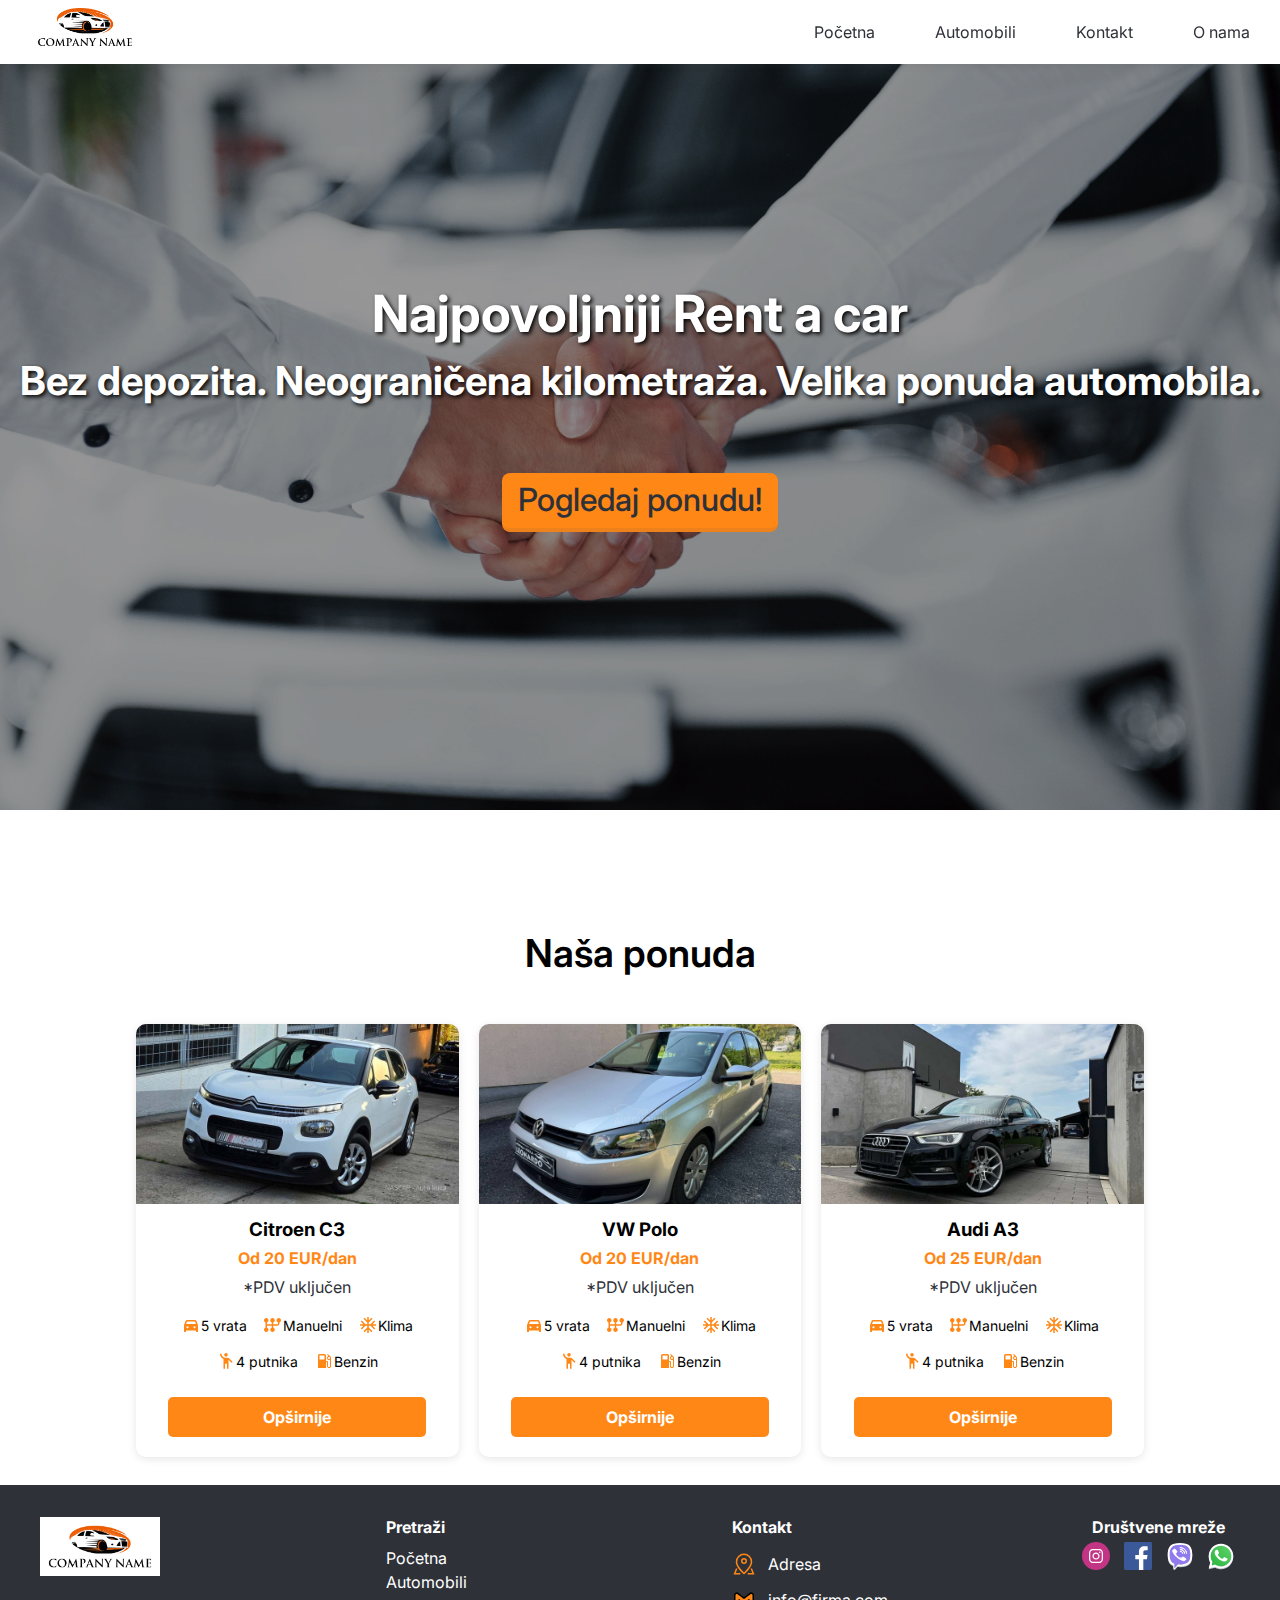
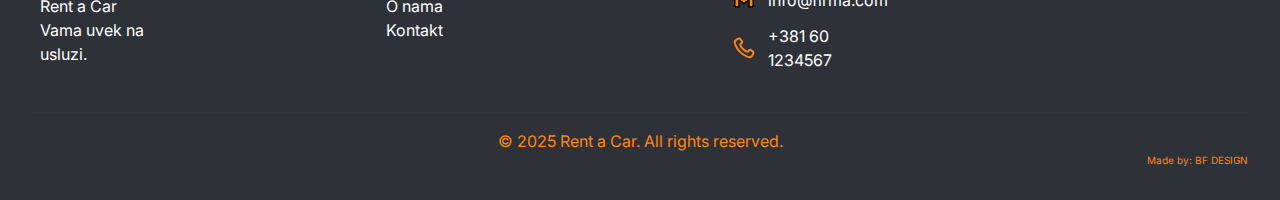
<file: index.html>
<!DOCTYPE html>
<html>
    <head>
        <meta charset="UTF-8">
       <!-- <meta http-equiv="X-UA-Compatible" content="IE=edge"> -->
        <meta name="viewport" content="width=device-width, initial-scale=1.0">
        <title>Rent automobila</title>
        <link rel="icon" type="image/jpg" href="images/logo.png"/>
        <link rel="stylesheet" href="style.css">
        <link rel="preconnect" href="https://fonts.googleapis.com">
        <link rel="preconnect" href="https://fonts.gstatic.com" crossorigin>
        <link href="https://fonts.googleapis.com/css2?family=Inter:wght@400;500;600;700&display=swap" rel="stylesheet">
    </head>
    
    <body>
       <nav>
            <ul class="sidebar">
                <li onclick=hideSidebar()><a href="javascript:void(0)"><svg xmlns="http://www.w3.org/2000/svg" height="24px" viewBox="0 -960 960 960" width="24px" fill="#1f1f1f"><path d="m256-200-56-56 224-224-224-224 56-56 224 224 224-224 56 56-224 224 224 224-56 56-224-224-224 224Z"/></svg></a></li>
                <li><a href="index.html">Početna</a></li>
                <li><a href="ponuda.html">Automobili</a></li>
                <li><a href="kontakt.html">Kontakt</a></li>
                <li><a href="oNama.html">O nama</a></li>
            </ul>

            <ul>
                <li class="logo"><a href="index.html"><img id="logo" src="images/logo.png" alt="logo" /></a></li>
                <li class="hideOnMobile"><a href="index.html">Početna</a></li>
                <li class="hideOnMobile"><a href="ponuda.html">Automobili</a></li>
                <li class="hideOnMobile"><a href="kontakt.html">Kontakt</a></li>
                <li class="hideOnMobile"><a href="oNama.html">O nama</a></li>
                <li class="menuButton" onclick=showSidebar()><a href="javascript:void(0)"><svg xmlns="http://www.w3.org/2000/svg" height="24" viewBox="0 -960 960 960" width="24" fill="#1f1f1f"><path d="M120-240v-80h720v80H120Zm0-200v-80h720v80H120Zm0-200v-80h720v80H120Z"/></svg></a></li>
            </ul>
       </nav>
       <div class="centar">  
            <img src="images/pocetna.webp" alt="Pocetna slika"/>
            <p id="naslovnaTekst">Najpovoljniji Rent a car</p>
            <p id="naslovnaTekst2">Bez depozita. Neograničena kilometraža. Velika ponuda automobila.</p>
            <br><br><br>
            <button onclick="location.href='ponuda.html'">Pogledaj ponudu! </button>
        </div>

        <h1 id="n_auto">Naša ponuda</h1>
        <div class="automobili">
      <div class="card">
      <img src="images/automobili/c31.jpg" alt="Citroen C3">
      <h3>Citroen C3</h3>
      <p class="price">Od 20 EUR/dan</p>
      <p>*PDV uključen</p>
      <div class="details">
        <span><svg xmlns="http://www.w3.org/2000/svg" height="20px" viewBox="0 -960 960 960" width="20px" fill="var(--color5)"><path d="M240-216v48q0 10.2-6.9 17.1-6.9 6.9-17.1 6.9h-48q-10.2 0-17.1-6.9-6.9-6.9-6.9-17.1v-312l78-195q7-21 25.6-33t41.4-12h382q22.8 0 41.4 12 18.6 12 25.6 33l78 195v312q0 10.2-6.9 17.1-6.9 6.9-17.1 6.9h-48q-10.2 0-17.1-6.9-6.9-6.9-6.9-17.1v-48H240Zm1-312h478l-48-120H289l-48 120Zm71 204q20 0 34-14t14-34q0-20-14-34t-34-14q-20 0-34 14t-14 34q0 20 14 34t34 14Zm336 0q20 0 34-14t14-34q0-20-14-34t-34-14q-20 0-34 14t-14 34q0 20 14 34t34 14Z"/></svg>5 vrata</span>
        <span><svg xmlns="http://www.w3.org/2000/svg" height="20px" viewBox="0 -960 960 960" width="20px" fill="var(--color5)"><path d="M156-144q-45 0-76.5-31.48T48-251.92Q48-287 68-315t52-39v-252q-32-11-52-38.92t-20-63.05Q48-753 79.5-784.5T156-816q45 0 76.5 31.48t31.5 76.44Q264-673 244-645t-52 39v90h228v-90q-32-11-52-38.92t-20-63.05q0-45.03 31.5-76.53T456-816q45 0 76.5 31.48t31.5 76.44Q564-673 544-645t-52 39v90h192q15.3 0 25.65-10.35Q720-536.7 720-552v-54q-32-11-52-38.92t-20-63.05q0-45.03 31.5-76.53T756-816q45 0 76.5 31.48t31.5 76.44Q864-673 844-645t-52 39v54q0 45-31.5 76.5T684-444H492v90q32 11 52 38.92t20 63.05q0 45.03-31.5 76.53T456-144q-45 0-76.5-31.48T348-251.92Q348-287 368-315t52-39v-90H192v90q32 11 52 38.92t20 63.05q0 45.03-31.5 76.53T156-144Z"/></svg>Manuelni</span>
        <span><svg xmlns="http://www.w3.org/2000/svg" height="20px" viewBox="0 -960 960 960" width="20px" fill="var(--color5)"><path d="M444-96v-165L316-133l-51-51 179-178v-82h-82L183-265l-51-51 129-128H96v-72h165L133-644l51-51 178 179h82v-82L265-776l51-51 128 128v-165h72v165l128-129 51 51-179 179v82h82l178-179 51 51-128 128h165v72H699l129 128-51 51-179-179h-82v82l179 179-51 51-128-129v165h-72Z"/></svg>Klima</span>
        <span><svg xmlns="http://www.w3.org/2000/svg" height="20px" viewBox="0 -960 960 960" width="20px" fill="var(--color5)"><path d="M360-108v-474q-74-29-121-95t-47-151h72q0 79.68 56 135.84T456-636h102q21 0 41.5 8.5T635-604l160 160-51 51-144-144v429h-72v-240h-96v240h-72Zm119.75-588q-34.75 0-59.25-24.75t-24.5-59.5q0-34.75 24.75-59.25t59.5-24.5q34.75 0 59.25 24.75t24.5 59.5q0 34.75-24.75 59.25t-59.5 24.5Z"/></svg>4 putnika</span>
        <span><svg xmlns="http://www.w3.org/2000/svg" height="20px" viewBox="0 -960 960 960" width="20px" fill="var(--color5)"><path d="M192-144v-600q0-29.7 21.15-50.85Q234.3-816 264-816h240q29.7 0 50.85 21.15Q576-773.7 576-744v264h48q19.8 0 33.9 14.1Q672-451.8 672-432v192q0 20.4 13.8 34.2Q699.6-192 720-192q20.4 0 34.2-13.8Q768-219.6 768-240v-301q-11 6-22.94 9.5Q733.13-528 720-528q-40.32 0-68.16-27.84Q624-583.68 624-624q0-32.39 19.5-58.19Q663-708 695-716l-65-65 34-34 124 123q14 14 21 31.7 7 17.71 7 36.3v384q0 40.32-27.77 68.16-27.78 27.84-68 27.84Q680-144 652-171.84q-28-27.84-28-68.16v-192h-48v288H192Zm72-408h240v-192H264v192Zm456-24q20.4 0 34.2-13.8Q768-603.6 768-624q0-20.4-13.8-34.2Q740.4-672 720-672q-20.4 0-34.2 13.8Q672-644.4 672-624q0 20.4 13.8 34.2Q699.6-576 720-576Z"/></svg>Benzin</span>
      </div>
      <a href="automobili/c3.html" class="btn">Opširnije</a>
    </div>

    <div class="card">
      <img src="images/automobili/polo1.jpg" alt="VW Polo">
      <h3>VW Polo</h3>
      <p class="price">Od 20 EUR/dan</p>
      <p>*PDV uključen</p>
      <div class="details">
        <span><svg xmlns="http://www.w3.org/2000/svg" height="20px" viewBox="0 -960 960 960" width="20px" fill="var(--color5)"><path d="M240-216v48q0 10.2-6.9 17.1-6.9 6.9-17.1 6.9h-48q-10.2 0-17.1-6.9-6.9-6.9-6.9-17.1v-312l78-195q7-21 25.6-33t41.4-12h382q22.8 0 41.4 12 18.6 12 25.6 33l78 195v312q0 10.2-6.9 17.1-6.9 6.9-17.1 6.9h-48q-10.2 0-17.1-6.9-6.9-6.9-6.9-17.1v-48H240Zm1-312h478l-48-120H289l-48 120Zm71 204q20 0 34-14t14-34q0-20-14-34t-34-14q-20 0-34 14t-14 34q0 20 14 34t34 14Zm336 0q20 0 34-14t14-34q0-20-14-34t-34-14q-20 0-34 14t-14 34q0 20 14 34t34 14Z"/></svg>5 vrata</span>
        <span><svg xmlns="http://www.w3.org/2000/svg" height="20px" viewBox="0 -960 960 960" width="20px" fill="var(--color5)"><path d="M156-144q-45 0-76.5-31.48T48-251.92Q48-287 68-315t52-39v-252q-32-11-52-38.92t-20-63.05Q48-753 79.5-784.5T156-816q45 0 76.5 31.48t31.5 76.44Q264-673 244-645t-52 39v90h228v-90q-32-11-52-38.92t-20-63.05q0-45.03 31.5-76.53T456-816q45 0 76.5 31.48t31.5 76.44Q564-673 544-645t-52 39v90h192q15.3 0 25.65-10.35Q720-536.7 720-552v-54q-32-11-52-38.92t-20-63.05q0-45.03 31.5-76.53T756-816q45 0 76.5 31.48t31.5 76.44Q864-673 844-645t-52 39v54q0 45-31.5 76.5T684-444H492v90q32 11 52 38.92t20 63.05q0 45.03-31.5 76.53T456-144q-45 0-76.5-31.48T348-251.92Q348-287 368-315t52-39v-90H192v90q32 11 52 38.92t20 63.05q0 45.03-31.5 76.53T156-144Z"/></svg>Manuelni</span>
        <span><svg xmlns="http://www.w3.org/2000/svg" height="20px" viewBox="0 -960 960 960" width="20px" fill="var(--color5)"><path d="M444-96v-165L316-133l-51-51 179-178v-82h-82L183-265l-51-51 129-128H96v-72h165L133-644l51-51 178 179h82v-82L265-776l51-51 128 128v-165h72v165l128-129 51 51-179 179v82h82l178-179 51 51-128 128h165v72H699l129 128-51 51-179-179h-82v82l179 179-51 51-128-129v165h-72Z"/></svg>Klima</span>
        <span><svg xmlns="http://www.w3.org/2000/svg" height="20px" viewBox="0 -960 960 960" width="20px" fill="var(--color5)"><path d="M360-108v-474q-74-29-121-95t-47-151h72q0 79.68 56 135.84T456-636h102q21 0 41.5 8.5T635-604l160 160-51 51-144-144v429h-72v-240h-96v240h-72Zm119.75-588q-34.75 0-59.25-24.75t-24.5-59.5q0-34.75 24.75-59.25t59.5-24.5q34.75 0 59.25 24.75t24.5 59.5q0 34.75-24.75 59.25t-59.5 24.5Z"/></svg>4 putnika</span>
        <span><svg xmlns="http://www.w3.org/2000/svg" height="20px" viewBox="0 -960 960 960" width="20px" fill="var(--color5)"><path d="M192-144v-600q0-29.7 21.15-50.85Q234.3-816 264-816h240q29.7 0 50.85 21.15Q576-773.7 576-744v264h48q19.8 0 33.9 14.1Q672-451.8 672-432v192q0 20.4 13.8 34.2Q699.6-192 720-192q20.4 0 34.2-13.8Q768-219.6 768-240v-301q-11 6-22.94 9.5Q733.13-528 720-528q-40.32 0-68.16-27.84Q624-583.68 624-624q0-32.39 19.5-58.19Q663-708 695-716l-65-65 34-34 124 123q14 14 21 31.7 7 17.71 7 36.3v384q0 40.32-27.77 68.16-27.78 27.84-68 27.84Q680-144 652-171.84q-28-27.84-28-68.16v-192h-48v288H192Zm72-408h240v-192H264v192Zm456-24q20.4 0 34.2-13.8Q768-603.6 768-624q0-20.4-13.8-34.2Q740.4-672 720-672q-20.4 0-34.2 13.8Q672-644.4 672-624q0 20.4 13.8 34.2Q699.6-576 720-576Z"/></svg>Benzin</span>
      </div>
      <a href="automobili/polo.html" class="btn">Opširnije</a>
    </div>

    <div class="card">
      <img src="images/automobili/a31.jpg">
      <h3>Audi A3</h3>
      <p class="price">Od 25 EUR/dan</p>
      <p>*PDV uključen</p>
      <div class="details">
        <span><svg xmlns="http://www.w3.org/2000/svg" height="20px" viewBox="0 -960 960 960" width="20px" fill="var(--color5)"><path d="M240-216v48q0 10.2-6.9 17.1-6.9 6.9-17.1 6.9h-48q-10.2 0-17.1-6.9-6.9-6.9-6.9-17.1v-312l78-195q7-21 25.6-33t41.4-12h382q22.8 0 41.4 12 18.6 12 25.6 33l78 195v312q0 10.2-6.9 17.1-6.9 6.9-17.1 6.9h-48q-10.2 0-17.1-6.9-6.9-6.9-6.9-17.1v-48H240Zm1-312h478l-48-120H289l-48 120Zm71 204q20 0 34-14t14-34q0-20-14-34t-34-14q-20 0-34 14t-14 34q0 20 14 34t34 14Zm336 0q20 0 34-14t14-34q0-20-14-34t-34-14q-20 0-34 14t-14 34q0 20 14 34t34 14Z"/></svg>5 vrata</span>
        <span><svg xmlns="http://www.w3.org/2000/svg" height="20px" viewBox="0 -960 960 960" width="20px" fill="var(--color5)"><path d="M156-144q-45 0-76.5-31.48T48-251.92Q48-287 68-315t52-39v-252q-32-11-52-38.92t-20-63.05Q48-753 79.5-784.5T156-816q45 0 76.5 31.48t31.5 76.44Q264-673 244-645t-52 39v90h228v-90q-32-11-52-38.92t-20-63.05q0-45.03 31.5-76.53T456-816q45 0 76.5 31.48t31.5 76.44Q564-673 544-645t-52 39v90h192q15.3 0 25.65-10.35Q720-536.7 720-552v-54q-32-11-52-38.92t-20-63.05q0-45.03 31.5-76.53T756-816q45 0 76.5 31.48t31.5 76.44Q864-673 844-645t-52 39v54q0 45-31.5 76.5T684-444H492v90q32 11 52 38.92t20 63.05q0 45.03-31.5 76.53T456-144q-45 0-76.5-31.48T348-251.92Q348-287 368-315t52-39v-90H192v90q32 11 52 38.92t20 63.05q0 45.03-31.5 76.53T156-144Z"/></svg>Manuelni</span>
        <span><svg xmlns="http://www.w3.org/2000/svg" height="20px" viewBox="0 -960 960 960" width="20px" fill="var(--color5)"><path d="M444-96v-165L316-133l-51-51 179-178v-82h-82L183-265l-51-51 129-128H96v-72h165L133-644l51-51 178 179h82v-82L265-776l51-51 128 128v-165h72v165l128-129 51 51-179 179v82h82l178-179 51 51-128 128h165v72H699l129 128-51 51-179-179h-82v82l179 179-51 51-128-129v165h-72Z"/></svg>Klima</span>
        <span><svg xmlns="http://www.w3.org/2000/svg" height="20px" viewBox="0 -960 960 960" width="20px" fill="var(--color5)"><path d="M360-108v-474q-74-29-121-95t-47-151h72q0 79.68 56 135.84T456-636h102q21 0 41.5 8.5T635-604l160 160-51 51-144-144v429h-72v-240h-96v240h-72Zm119.75-588q-34.75 0-59.25-24.75t-24.5-59.5q0-34.75 24.75-59.25t59.5-24.5q34.75 0 59.25 24.75t24.5 59.5q0 34.75-24.75 59.25t-59.5 24.5Z"/></svg>4 putnika</span>
        <span><svg xmlns="http://www.w3.org/2000/svg" height="20px" viewBox="0 -960 960 960" width="20px" fill="var(--color5)"><path d="M192-144v-600q0-29.7 21.15-50.85Q234.3-816 264-816h240q29.7 0 50.85 21.15Q576-773.7 576-744v264h48q19.8 0 33.9 14.1Q672-451.8 672-432v192q0 20.4 13.8 34.2Q699.6-192 720-192q20.4 0 34.2-13.8Q768-219.6 768-240v-301q-11 6-22.94 9.5Q733.13-528 720-528q-40.32 0-68.16-27.84Q624-583.68 624-624q0-32.39 19.5-58.19Q663-708 695-716l-65-65 34-34 124 123q14 14 21 31.7 7 17.71 7 36.3v384q0 40.32-27.77 68.16-27.78 27.84-68 27.84Q680-144 652-171.84q-28-27.84-28-68.16v-192h-48v288H192Zm72-408h240v-192H264v192Zm456-24q20.4 0 34.2-13.8Q768-603.6 768-624q0-20.4-13.8-34.2Q740.4-672 720-672q-20.4 0-34.2 13.8Q672-644.4 672-624q0 20.4 13.8 34.2Q699.6-576 720-576Z"/></svg>Benzin</span>
      </div>
      <a href="automobili/a3.html" class="btn">Opširnije</a>
    </div>
    </div>
<footer class="footer">
  <div class="footer-container">
    
   
    <div class="footer-section about">
      <img src="images/logo.png" alt="Logo" class="logo" />
      <p>Rent a Car<br> Vama uvek na usluzi.</p>
    </div>

    
    <div class="footer-section links">
      <h4>Pretraži</h4>
      <ul>
        <li><a href="index.html">Početna</a></li>
        <li><a href="ponuda.html">Automobili</a></li>
        <li><a href="oNama.html">O nama</a></li>
        <li><a href="kontakt.html">Kontakt</a></li>
      </ul>
    </div>

    <div class="footer-section contact">
        <h4>Kontakt</h4>

            <p>
                <svg height="24px" viewBox="0 0 1024 1024" xmlns="http://www.w3.org/2000/svg">
                <path d="M800 416a288 288 0 1 0-576 0c0 118.144 94.528 272.128 288 456.576C705.472 688.128 800 534.144 800 416zM512 960C277.312 746.688 160 565.312 160 416a352 352 0 0 1 704 0c0 149.312-117.312 330.688-352 544z"/>
                <path d="M512 448a64 64 0 1 0 0-128 64 64 0 0 0 0 128zm0 64a128 128 0 1 1 0-256 128 128 0 0 1 0 256zm345.6 192L960 960H672v-64H352v64H64l102.4-256h691.2zm-68.928 0H235.328l-76.8 192h706.944l-76.8-192z"/>
                </svg>
                <a href="https://www.google.com/maps">Adresa</a>
            </p>

            <p>
                <svg height="24px" viewBox="0 0 192 192" xmlns="http://www.w3.org/2000/svg" fill="var(--color5)">
                <path stroke="var(--color7)" stroke-linejoin="round" stroke-width="12" d="M22 57.265V142c0 5.523 4.477 10 10 10h24V95.056l40 30.278 40-30.278V152h24c5.523 0 10-4.477 10-10V57.265c0-13.233-15.15-20.746-25.684-12.736L96 81.265 47.684 44.53C37.15 36.519 22 44.032 22 57.265Z"/>
                </svg>
                <a href="mailto:info@firma.com">info@firma.com</a>
            </p>

            <p>
                <svg height="24px" viewBox="0 0 24 24" fill="var(--color5)" xmlns="http://www.w3.org/2000/svg">
                <path fill-rule="evenodd" clip-rule="evenodd" d="M17.3545 22.2323C15.3344 21.7262 11.1989 20.2993 7.44976 16.5502C3.70065 12.8011 2.2738 8.66559 1.76767 6.6455C1.47681 5.48459 2.00058 4.36434 2.88869 3.72997L5.21694 2.06693C6.57922 1.09388 8.47432 1.42407 9.42724 2.80051L10.893 4.91776C11.5152 5.8165 11.3006 7.0483 10.4111 7.68365L9.24234 8.51849C9.41923 9.1951 9.96939 10.5846 11.6924 12.3076C13.4154 14.0306 14.8049 14.5807 15.4815 14.7576L16.3163 13.5888C16.9517 12.6994 18.1835 12.4847 19.0822 13.1069L21.1995 14.5727C22.5759 15.5257 22.9061 17.4207 21.933 18.783L20.27 21.1113C19.6356 21.9994 18.5154 22.5232 17.3545 22.2323ZM8.86397 15.136C12.2734 18.5454 16.0358 19.8401 17.8405 20.2923C18.1043 20.3583 18.4232 20.2558 18.6425 19.9488L20.3056 17.6205C20.6299 17.1665 20.5199 16.5348 20.061 16.2171L17.9438 14.7513L17.0479 16.0056C16.6818 16.5182 16.0047 16.9202 15.2163 16.7501C14.2323 16.5378 12.4133 15.8569 10.2782 13.7218C8.1431 11.5867 7.46219 9.7677 7.24987 8.7837C7.07977 7.9953 7.48181 7.31821 7.99439 6.95208L9.24864 6.05618L7.78285 3.93893C7.46521 3.48011 6.83351 3.37005 6.37942 3.6944L4.05117 5.35744C3.74413 5.57675 3.64162 5.89565 3.70771 6.15943C4.15989 7.96418 5.45459 11.7266 8.86397 15.136Z" fill="var(--color5)"/>
                </svg>
                <a href="tel:+381601234567">+381 60 1234567</a>
            </p>
        </div>
            <div class="social-icons">
                <h4>Društvene mreže</h4>
                <a href="https://instagram.com" target="_blank">
                <?xml version="1.0" encoding="utf-8"?>
                <!-- License: MIT. Made by Garuda Technology: https://github.com/garudatechnologydevelopers/sketch-icons -->
                <svg width="24px" height="24px" viewBox="0 0 48 48" fill="none" xmlns="http://www.w3.org/2000/svg">
                <circle cx="24" cy="24" r="24" fill="#C13584"/>
                <path d="M24 14.1622C27.2041 14.1622 27.5837 14.1744 28.849 14.2321C30.019 14.2855 30.6544 14.481 31.0773 14.6453C31.6374 14.863 32.0371 15.123 32.457 15.5429C32.877 15.9629 33.137 16.3626 33.3547 16.9227C33.519 17.3456 33.7145 17.981 33.7679 19.1509C33.8256 20.4163 33.8378 20.7958 33.8378 23.9999C33.8378 27.2041 33.8256 27.5836 33.7679 28.849C33.7145 30.019 33.519 30.6543 33.3547 31.0772C33.137 31.6373 32.877 32.0371 32.4571 32.457C32.0371 32.8769 31.6374 33.1369 31.0773 33.3546C30.6544 33.519 30.019 33.7144 28.849 33.7678C27.5839 33.8255 27.2044 33.8378 24 33.8378C20.7956 33.8378 20.4162 33.8255 19.151 33.7678C17.981 33.7144 17.3456 33.519 16.9227 33.3546C16.3626 33.1369 15.9629 32.8769 15.543 32.457C15.1231 32.0371 14.863 31.6373 14.6453 31.0772C14.481 30.6543 14.2855 30.019 14.2321 28.849C14.1744 27.5836 14.1622 27.2041 14.1622 23.9999C14.1622 20.7958 14.1744 20.4163 14.2321 19.1509C14.2855 17.981 14.481 17.3456 14.6453 16.9227C14.863 16.3626 15.123 15.9629 15.543 15.543C15.9629 15.123 16.3626 14.863 16.9227 14.6453C17.3456 14.481 17.981 14.2855 19.151 14.2321C20.4163 14.1744 20.7959 14.1622 24 14.1622ZM24 12C20.741 12 20.3323 12.0138 19.0524 12.0722C17.7752 12.1305 16.9028 12.3333 16.1395 12.63C15.3504 12.9366 14.6812 13.3469 14.0141 14.0141C13.3469 14.6812 12.9366 15.3504 12.63 16.1395C12.3333 16.9028 12.1305 17.7751 12.0722 19.0524C12.0138 20.3323 12 20.741 12 23.9999C12 27.259 12.0138 27.6676 12.0722 28.9475C12.1305 30.2248 12.3333 31.0971 12.63 31.8604C12.9366 32.6495 13.3469 33.3187 14.0141 33.9859C14.6812 34.653 15.3504 35.0633 16.1395 35.3699C16.9028 35.6666 17.7752 35.8694 19.0524 35.9277C20.3323 35.9861 20.741 35.9999 24 35.9999C27.259 35.9999 27.6677 35.9861 28.9476 35.9277C30.2248 35.8694 31.0972 35.6666 31.8605 35.3699C32.6496 35.0633 33.3188 34.653 33.9859 33.9859C34.653 33.3187 35.0634 32.6495 35.37 31.8604C35.6667 31.0971 35.8695 30.2248 35.9278 28.9475C35.9862 27.6676 36 27.259 36 23.9999C36 20.741 35.9862 20.3323 35.9278 19.0524C35.8695 17.7751 35.6667 16.9028 35.37 16.1395C35.0634 15.3504 34.653 14.6812 33.9859 14.0141C33.3188 13.3469 32.6496 12.9366 31.8605 12.63C31.0972 12.3333 30.2248 12.1305 28.9476 12.0722C27.6677 12.0138 27.259 12 24 12Z" fill="white"/>
                <path d="M24.0059 17.8433C20.6026 17.8433 17.8438 20.6021 17.8438 24.0054C17.8438 27.4087 20.6026 30.1675 24.0059 30.1675C27.4092 30.1675 30.1681 27.4087 30.1681 24.0054C30.1681 20.6021 27.4092 17.8433 24.0059 17.8433ZM24.0059 28.0054C21.7968 28.0054 20.0059 26.2145 20.0059 24.0054C20.0059 21.7963 21.7968 20.0054 24.0059 20.0054C26.2151 20.0054 28.0059 21.7963 28.0059 24.0054C28.0059 26.2145 26.2151 28.0054 24.0059 28.0054Z" fill="white"/>
                <path d="M31.8507 17.5963C31.8507 18.3915 31.206 19.0363 30.4107 19.0363C29.6154 19.0363 28.9707 18.3915 28.9707 17.5963C28.9707 16.801 29.6154 16.1562 30.4107 16.1562C31.206 16.1562 31.8507 16.801 31.8507 17.5963Z" fill="white"/>
                </svg></a>
                

                <a href="https://facebook.com" target="_blank">
                <svg height="24px" viewBox="0 0 266.895 266.895" xmlns="http://www.w3.org/2000/svg">
                    <path d="M252.164 266.895c8.134 0 14.729-6.596 14.729-14.73V14.73c0-8.137-6.596-14.73-14.729-14.73H14.73C6.593 0 0 6.594 0 14.73v237.434c0 8.135 6.593 14.73 14.73 14.73h237.434z" fill="#3b5998"/>
                    <path d="M184.152 266.895V163.539h34.692l5.194-40.28h-39.887V97.542c0-11.662 3.238-19.609 19.962-19.609l21.329-.01V41.897c-3.689-.49-16.351-1.587-31.08-1.587-30.753 0-51.807 18.771-51.807 53.244v29.705h-34.781v40.28h34.781v103.355h41.597z" fill="var(--color2)"/>
                </svg></a>
                <a href="https://www.viber.com/" target="_blank"><?xml version="1.0" encoding="utf-8"?>
            <!-- License: MIT. Made by Garuda Technology: https://github.com/garudatechnologydevelopers/sketch-icons -->
        <svg width="24px" height="24px" viewBox="0 0 32 32" fill="none" xmlns="http://www.w3.org/2000/svg">
        <path fill-rule="evenodd" clip-rule="evenodd" d="M30 15.3785C30 6.20699 26.7692 2 16 2C5.23077 2 2 6.20699 2 15.3785C2 21.9055 3.63629 25.9182 8.46154 27.6895V30.7774C8.46154 31.9141 9.88769 32.4332 10.6264 31.5656L13.1164 28.6411C14.0113 28.7185 14.9713 28.7569 16 28.7569C26.7692 28.7569 30 24.5499 30 15.3785ZM13.7113 26.5316C14.4251 26.5882 15.1872 26.6164 16 26.6164C25.1124 26.6164 27.8462 23.0825 27.8462 15.3785C27.8462 7.67443 25.1124 4.14055 16 4.14055C6.88757 4.14055 4.15385 7.67443 4.15385 15.3785C4.15385 20.8239 5.51965 24.1859 9.53846 25.6891V30.2639C9.53846 30.6627 10.0389 30.8449 10.2981 30.5404L13.7113 26.5316Z" fill="#BFC8D0"/>
        <path d="M16 25.8548C15.1766 25.8548 14.4047 25.8262 13.6815 25.7685L10.224 29.845C9.96145 30.1546 9.45455 29.9693 9.45455 29.5638V24.9119C5.38354 23.3834 4 19.9647 4 14.4274C4 6.59346 6.76923 3 16 3C25.2308 3 28 6.59346 28 14.4274C28 22.2613 25.2308 25.8548 16 25.8548Z" fill="#9179EE"/>
        <path fill-rule="evenodd" clip-rule="evenodd" d="M30 14.3785C30 5.20699 26.7692 1 16 1C5.23077 1 2 5.20699 2 14.3785C2 20.9055 3.63629 24.9182 8.46154 26.6895V29.7774C8.46154 30.9141 9.88769 31.4332 10.6264 30.5656L13.1164 27.6411C14.0113 27.7185 14.9713 27.7569 16 27.7569C26.7692 27.7569 30 23.5499 30 14.3785ZM13.7113 25.5316C14.4251 25.5882 15.1872 25.6164 16 25.6164C25.1124 25.6164 27.8462 22.0825 27.8462 14.3785C27.8462 6.67443 25.1124 3.14055 16 3.14055C6.88757 3.14055 4.15385 6.67443 4.15385 14.3785C4.15385 19.8239 5.51965 23.1859 9.53846 24.6891V29.2639C9.53846 29.6627 10.0389 29.8449 10.2981 29.5404L13.7113 25.5316Z" fill="white"/>
        <path d="M11.5432 12.1345L11.5026 12.157L11.4668 12.1866C11.1902 12.4154 10.7756 13.0434 11.1388 13.8197C11.4414 14.4665 12.1157 15.7874 13.3005 16.7826C14.4592 17.756 15.6965 18.2795 16.5092 18.4509L16.5603 18.4617H16.6069C16.6091 18.4619 16.614 18.4624 16.6219 18.4636C16.6412 18.4663 16.6645 18.4703 16.7012 18.4767L16.7874 17.9842L16.7012 18.4767C16.7075 18.4778 16.714 18.479 16.7208 18.4802C16.9709 18.5244 17.5704 18.6304 18.0729 18.1297C18.3954 17.8083 18.6898 17.4732 18.8165 17.3225C18.9055 17.2413 19.1956 17.0731 19.5626 17.1972C20.2576 17.4321 21.0839 17.9621 21.4833 18.2308C21.7925 18.439 22.4924 18.9404 22.8079 19.1682L22.8082 19.1684C22.8344 19.1873 22.8959 19.2493 22.9291 19.3354C22.9557 19.4042 22.97 19.4988 22.9061 19.6357C22.7875 19.8895 22.4266 20.374 21.9378 20.7978C21.4401 21.2294 20.9222 21.5 20.5072 21.5C20.5087 21.5 20.5072 21.4998 20.5025 21.4992C20.484 21.4967 20.4153 21.4874 20.2792 21.4568C20.1262 21.4225 19.9195 21.3686 19.6669 21.2926C19.1622 21.1407 18.485 20.904 17.7029 20.5675C16.1375 19.8941 14.1668 18.8277 12.3218 17.2572C11.1613 16.2694 10.0664 14.9036 9.2138 13.6251C8.35407 12.3358 7.77896 11.1932 7.62244 10.6655L7.61148 10.6285L7.595 10.5937C7.55603 10.5114 7.50112 10.3355 7.50002 10.136C7.49895 9.94333 7.54725 9.75923 7.67465 9.60657C8.09467 9.10322 8.53938 8.60859 9.52049 8.13395C9.61188 8.08974 9.75504 8.05076 9.89575 8.04849C10.04 8.04617 10.1152 8.082 10.1452 8.10835C10.5206 8.43751 11.1025 9.01857 11.4945 9.51513C11.6971 9.77164 11.9418 10.0975 12.1458 10.3806C12.2478 10.5222 12.3377 10.6506 12.4062 10.7527C12.4405 10.8039 12.4679 10.8462 12.4881 10.8788C12.5019 10.9012 12.5093 10.9143 12.5124 10.9199C12.5141 10.9256 12.5218 10.9498 12.5286 10.9939C12.5371 11.0494 12.5411 11.1177 12.5354 11.1891C12.5235 11.3351 12.4755 11.4524 12.3892 11.5315C12.0962 11.7998 11.699 12.0482 11.5432 12.1345ZM16.2766 6.51613C16.2769 6.51585 16.2772 6.51557 16.2775 6.51527C16.2847 6.50852 16.2994 6.5 16.3226 6.5C20.3145 6.5 23.4984 9.53785 23.5 13.223C23.4994 13.2239 23.4983 13.2251 23.4967 13.2267C23.4895 13.2334 23.4747 13.2419 23.4516 13.2419C23.4285 13.2419 23.4137 13.2334 23.4065 13.2267C23.4049 13.2251 23.4039 13.2239 23.4032 13.223C23.4016 9.49946 20.2032 6.53226 16.3226 6.53226C16.2994 6.53226 16.2847 6.52374 16.2775 6.51699C16.2772 6.51669 16.2769 6.5164 16.2766 6.51613ZM16.2775 10.646C16.2772 10.6457 16.2769 10.6454 16.2766 10.6452C16.2769 10.6449 16.2772 10.6446 16.2775 10.6443C16.2847 10.6376 16.2994 10.629 16.3226 10.629C17.8916 10.629 19.1113 11.8182 19.1129 13.223C19.1123 13.2239 19.1112 13.2251 19.1096 13.2267C19.1024 13.2334 19.0877 13.2419 19.0645 13.2419C19.0414 13.2419 19.0266 13.2334 19.0194 13.2267C19.0178 13.2251 19.0168 13.2239 19.0161 13.223C19.0145 11.7799 17.7803 10.6613 16.3226 10.6613C16.2994 10.6613 16.2847 10.6528 16.2775 10.646ZM16.2775 8.5815C16.2772 8.58121 16.2769 8.58092 16.2766 8.58065C16.2769 8.58037 16.2772 8.58008 16.2775 8.57979C16.2847 8.57304 16.2994 8.56452 16.3226 8.56452C19.1031 8.56452 21.3048 10.678 21.3065 13.223C21.3058 13.2239 21.3048 13.2251 21.3032 13.2267C21.296 13.2334 21.2812 13.2419 21.2581 13.2419C21.2349 13.2419 21.2201 13.2334 21.213 13.2267C21.2114 13.2251 21.2103 13.2239 21.2097 13.223C21.2081 10.6397 18.9917 8.59677 16.3226 8.59677C16.2994 8.59677 16.2847 8.58825 16.2775 8.5815Z" fill="white" stroke="white" stroke-linecap="round"/>
          </svg></a>
          <a href="https://www.whatsapp.com/" target="_blank"><?xml version="1.0" encoding="utf-8"?>
          <!-- License: MIT. Made by Garuda Technology: https://github.com/garudatechnologydevelopers/sketch-icons -->
          <svg width="24px" height="24px" viewBox="0 0 32 32" fill="none" xmlns="http://www.w3.org/2000/svg">
          <path fill-rule="evenodd" clip-rule="evenodd" d="M16 31C23.732 31 30 24.732 30 17C30 9.26801 23.732 3 16 3C8.26801 3 2 9.26801 2 17C2 19.5109 2.661 21.8674 3.81847 23.905L2 31L9.31486 29.3038C11.3014 30.3854 13.5789 31 16 31ZM16 28.8462C22.5425 28.8462 27.8462 23.5425 27.8462 17C27.8462 10.4576 22.5425 5.15385 16 5.15385C9.45755 5.15385 4.15385 10.4576 4.15385 17C4.15385 19.5261 4.9445 21.8675 6.29184 23.7902L5.23077 27.7692L9.27993 26.7569C11.1894 28.0746 13.5046 28.8462 16 28.8462Z" fill="#BFC8D0"/>
          <path d="M28 16C28 22.6274 22.6274 28 16 28C13.4722 28 11.1269 27.2184 9.19266 25.8837L5.09091 26.9091L6.16576 22.8784C4.80092 20.9307 4 18.5589 4 16C4 9.37258 9.37258 4 16 4C22.6274 4 28 9.37258 28 16Z" fill="url(#paint0_linear_87_7264)"/>
          <path fill-rule="evenodd" clip-rule="evenodd" d="M16 30C23.732 30 30 23.732 30 16C30 8.26801 23.732 2 16 2C8.26801 2 2 8.26801 2 16C2 18.5109 2.661 20.8674 3.81847 22.905L2 30L9.31486 28.3038C11.3014 29.3854 13.5789 30 16 30ZM16 27.8462C22.5425 27.8462 27.8462 22.5425 27.8462 16C27.8462 9.45755 22.5425 4.15385 16 4.15385C9.45755 4.15385 4.15385 9.45755 4.15385 16C4.15385 18.5261 4.9445 20.8675 6.29184 22.7902L5.23077 26.7692L9.27993 25.7569C11.1894 27.0746 13.5046 27.8462 16 27.8462Z" fill="white"/>
          <path d="M12.5 9.49989C12.1672 8.83131 11.6565 8.8905 11.1407 8.8905C10.2188 8.8905 8.78125 9.99478 8.78125 12.05C8.78125 13.7343 9.52345 15.578 12.0244 18.3361C14.438 20.9979 17.6094 22.3748 20.2422 22.3279C22.875 22.2811 23.4167 20.0154 23.4167 19.2503C23.4167 18.9112 23.2062 18.742 23.0613 18.696C22.1641 18.2654 20.5093 17.4631 20.1328 17.3124C19.7563 17.1617 19.5597 17.3656 19.4375 17.4765C19.0961 17.8018 18.4193 18.7608 18.1875 18.9765C17.9558 19.1922 17.6103 19.083 17.4665 19.0015C16.9374 18.7892 15.5029 18.1511 14.3595 17.0426C12.9453 15.6718 12.8623 15.2001 12.5959 14.7803C12.3828 14.4444 12.5392 14.2384 12.6172 14.1483C12.9219 13.7968 13.3426 13.254 13.5313 12.9843C13.7199 12.7145 13.5702 12.305 13.4803 12.05C13.0938 10.953 12.7663 10.0347 12.5 9.49989Z" fill="white"/>
          <defs>
          <linearGradient id="paint0_linear_87_7264" x1="26.5" y1="7" x2="4" y2="28" gradientUnits="userSpaceOnUse">
          <stop stop-color="#5BD066"/>
          <stop offset="1" stop-color="#27B43E"/>
          </linearGradient>
          </defs>
          </svg></a>
            </div>
            
            
    </div>
    <div class="footer-bottom">
        <p>© 2025 Rent a Car. All rights reserved.<p id="design">Made by: BF DESIGN</p></p>
    </div>
</footer>
    <script src="script.js"></script>
  </body>
</html>
</file>
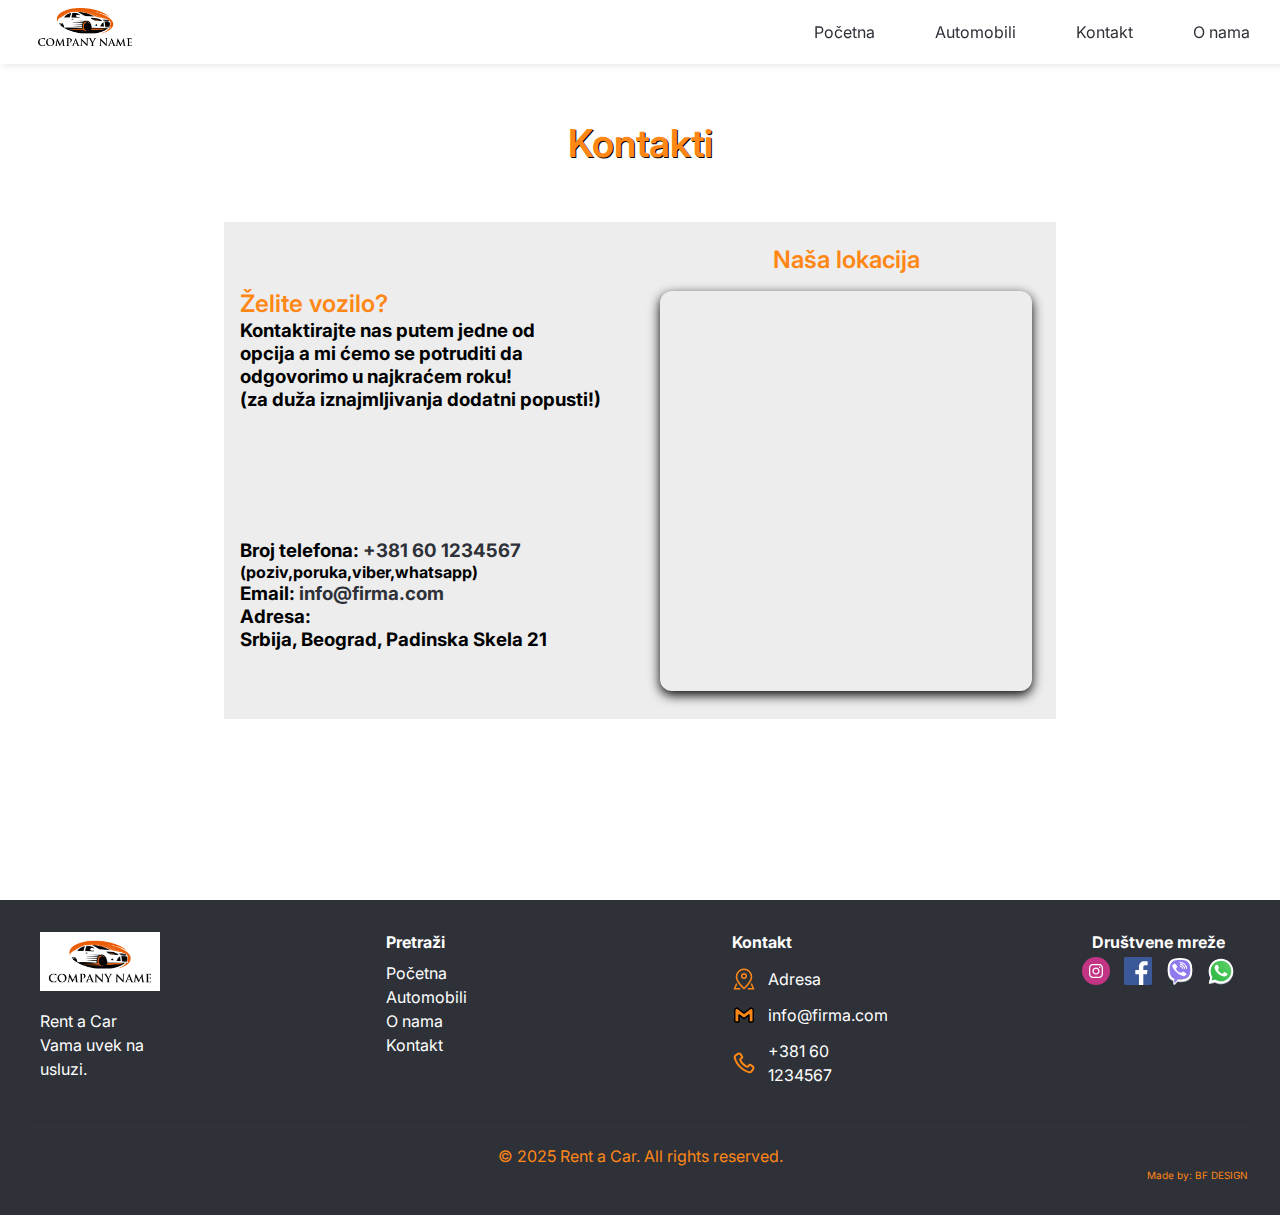
<file: kontakt.html>
<!DOCTYPE html>
<html>
    <head>
        <meta charset="UTF-8">
       <!-- <meta http-equiv="X-UA-Compatible" content="IE=edge"> -->
        <meta name="viewport" content="width=device-width, initial-scale=1.0">
        <title>Rent automobila</title>
        <link rel="icon" type="image/jpg" href="images/logo.png"/>
        <link rel="stylesheet" href="style.css">
        <link rel="preconnect" href="https://fonts.googleapis.com">
        <link rel="preconnect" href="https://fonts.gstatic.com" crossorigin>
        <link href="https://fonts.googleapis.com/css2?family=Inter:wght@400;500;600;700&display=swap" rel="stylesheet">
    </head>
    
    <body>
      <div class="page-wrapper">
       <nav>
            <ul class="sidebar">
                <li onclick=hideSidebar()><a href="javascript:void(0)"><svg xmlns="http://www.w3.org/2000/svg" height="24px" viewBox="0 -960 960 960" width="24px" fill="#1f1f1f"><path d="m256-200-56-56 224-224-224-224 56-56 224 224 224-224 56 56-224 224 224 224-56 56-224-224-224 224Z"/></svg></a></li>
                <li><a href="index.html">Početna</a></li>
                <li><a href="ponuda.html">Automobili</a></li>
                <li><a href="kontakt.html">Kontakt</a></li>
                <li><a href="oNama.html">O nama</a></li>
            </ul>

            <ul>
                <li class="logo"><a href="index.html"><img id="logo" src="images/logo.png" alt="logo" /></a></li>
                <li class="hideOnMobile"><a href="index.html">Početna</a></li>
                <li class="hideOnMobile"><a href="ponuda.html">Automobili</a></li>
                <li class="hideOnMobile"><a href="kontakt.html">Kontakt</a></li>
                <li class="hideOnMobile"><a href="oNama.html">O nama</a></li>
                <li class="menuButton" onclick=showSidebar()><a href="javascript:void(0)"><svg xmlns="http://www.w3.org/2000/svg" height="24" viewBox="0 -960 960 960" width="24" fill="#1f1f1f"><path d="M120-240v-80h720v80H120Zm0-200v-80h720v80H120Zm0-200v-80h720v80H120Z"/></svg></a></li>
            </ul>
       </nav>
       <h1 id="n_kontakt">Kontakti</h1>
       <div class="kontakt">
            <div class="tekst">
             <h2>Želite vozilo?</h2>
             <h3>Kontaktirajte nas putem jedne od opcija a mi ćemo se potruditi da odgovorimo u najkraćem roku!<br>(za duža iznajmljivanja dodatni popusti!)</h3>
             </div>
             <div class="tekst">
             <h3>Broj telefona:<a href="tel:+381601234567"> +381 60 1234567</a></h3>
             <h4>(poziv,poruka,viber,whatsapp)</h4>
             <h3>Email: <a href="mailto:info@firma.com">info@firma.com</a></h3>
             <h3>Adresa:</h3>
             <h3>Srbija, Beograd, Padinska Skela 21</h3>
            </div>
            
            <div class="mapa">
                <h2>Naša lokacija</h2>
                <iframe src="https://www.google.com/maps/embed?pb=!1m14!1m12!1m3!1d998.4800092772678!2d20.427668037389545!3d44.941066984133684!2m3!1f0!2f0!3f0!3m2!1i1024!2i768!4f13.1!5e0!3m2!1ssr!2srs!4v1757756731194!5m2!1ssr!2srs"  style="border:0;" allowfullscreen="" loading="lazy" referrerpolicy="no-referrer-when-downgrade"></iframe>
            </div>
       </div>

</div>
<footer class="footer">
  <div class="footer-container">
    
   
    <div class="footer-section about">
      <img src="images/logo.png" alt="Logo" class="logo" />
      <p>Rent a Car<br> Vama uvek na usluzi.</p>
    </div>

    
    <div class="footer-section links">
      <h4>Pretraži</h4>
      <ul>
        <li><a href="index.html">Početna</a></li>
        <li><a href="ponuda.html">Automobili</a></li>
        <li><a href="oNama.html">O nama</a></li>
        <li><a href="kontakt.html">Kontakt</a></li>
      </ul>
    </div>

    <div class="footer-section contact">
        <h4>Kontakt</h4>

            <p>
                <svg height="24px" viewBox="0 0 1024 1024" xmlns="http://www.w3.org/2000/svg">
                <path d="M800 416a288 288 0 1 0-576 0c0 118.144 94.528 272.128 288 456.576C705.472 688.128 800 534.144 800 416zM512 960C277.312 746.688 160 565.312 160 416a352 352 0 0 1 704 0c0 149.312-117.312 330.688-352 544z"/>
                <path d="M512 448a64 64 0 1 0 0-128 64 64 0 0 0 0 128zm0 64a128 128 0 1 1 0-256 128 128 0 0 1 0 256zm345.6 192L960 960H672v-64H352v64H64l102.4-256h691.2zm-68.928 0H235.328l-76.8 192h706.944l-76.8-192z"/>
                </svg>
                <a href="https://www.google.com/maps">Adresa</a>
            </p>

            <p>
                <svg height="24px" viewBox="0 0 192 192" xmlns="http://www.w3.org/2000/svg" fill="var(--color5)">
                <path stroke="var(--color7)" stroke-linejoin="round" stroke-width="12" d="M22 57.265V142c0 5.523 4.477 10 10 10h24V95.056l40 30.278 40-30.278V152h24c5.523 0 10-4.477 10-10V57.265c0-13.233-15.15-20.746-25.684-12.736L96 81.265 47.684 44.53C37.15 36.519 22 44.032 22 57.265Z"/>
                </svg>
                <a href="mailto:info@firma.com">info@firma.com</a>
            </p>

            <p>
                <svg height="24px" viewBox="0 0 24 24" fill="var(--color5)" xmlns="http://www.w3.org/2000/svg">
                <path fill-rule="evenodd" clip-rule="evenodd" d="M17.3545 22.2323C15.3344 21.7262 11.1989 20.2993 7.44976 16.5502C3.70065 12.8011 2.2738 8.66559 1.76767 6.6455C1.47681 5.48459 2.00058 4.36434 2.88869 3.72997L5.21694 2.06693C6.57922 1.09388 8.47432 1.42407 9.42724 2.80051L10.893 4.91776C11.5152 5.8165 11.3006 7.0483 10.4111 7.68365L9.24234 8.51849C9.41923 9.1951 9.96939 10.5846 11.6924 12.3076C13.4154 14.0306 14.8049 14.5807 15.4815 14.7576L16.3163 13.5888C16.9517 12.6994 18.1835 12.4847 19.0822 13.1069L21.1995 14.5727C22.5759 15.5257 22.9061 17.4207 21.933 18.783L20.27 21.1113C19.6356 21.9994 18.5154 22.5232 17.3545 22.2323ZM8.86397 15.136C12.2734 18.5454 16.0358 19.8401 17.8405 20.2923C18.1043 20.3583 18.4232 20.2558 18.6425 19.9488L20.3056 17.6205C20.6299 17.1665 20.5199 16.5348 20.061 16.2171L17.9438 14.7513L17.0479 16.0056C16.6818 16.5182 16.0047 16.9202 15.2163 16.7501C14.2323 16.5378 12.4133 15.8569 10.2782 13.7218C8.1431 11.5867 7.46219 9.7677 7.24987 8.7837C7.07977 7.9953 7.48181 7.31821 7.99439 6.95208L9.24864 6.05618L7.78285 3.93893C7.46521 3.48011 6.83351 3.37005 6.37942 3.6944L4.05117 5.35744C3.74413 5.57675 3.64162 5.89565 3.70771 6.15943C4.15989 7.96418 5.45459 11.7266 8.86397 15.136Z" fill="var(--color5)"/>
                </svg>
                <a href="tel:+381601234567">+381 60 1234567</a>
            </p>
        </div>
            <div class="social-icons">
                <h4>Društvene mreže</h4>
                <a href="https://instagram.com" target="_blank">
                <?xml version="1.0" encoding="utf-8"?>
                <!-- License: MIT. Made by Garuda Technology: https://github.com/garudatechnologydevelopers/sketch-icons -->
                <svg width="24px" height="24px" viewBox="0 0 48 48" fill="none" xmlns="http://www.w3.org/2000/svg">
                <circle cx="24" cy="24" r="24" fill="#C13584"/>
                <path d="M24 14.1622C27.2041 14.1622 27.5837 14.1744 28.849 14.2321C30.019 14.2855 30.6544 14.481 31.0773 14.6453C31.6374 14.863 32.0371 15.123 32.457 15.5429C32.877 15.9629 33.137 16.3626 33.3547 16.9227C33.519 17.3456 33.7145 17.981 33.7679 19.1509C33.8256 20.4163 33.8378 20.7958 33.8378 23.9999C33.8378 27.2041 33.8256 27.5836 33.7679 28.849C33.7145 30.019 33.519 30.6543 33.3547 31.0772C33.137 31.6373 32.877 32.0371 32.4571 32.457C32.0371 32.8769 31.6374 33.1369 31.0773 33.3546C30.6544 33.519 30.019 33.7144 28.849 33.7678C27.5839 33.8255 27.2044 33.8378 24 33.8378C20.7956 33.8378 20.4162 33.8255 19.151 33.7678C17.981 33.7144 17.3456 33.519 16.9227 33.3546C16.3626 33.1369 15.9629 32.8769 15.543 32.457C15.1231 32.0371 14.863 31.6373 14.6453 31.0772C14.481 30.6543 14.2855 30.019 14.2321 28.849C14.1744 27.5836 14.1622 27.2041 14.1622 23.9999C14.1622 20.7958 14.1744 20.4163 14.2321 19.1509C14.2855 17.981 14.481 17.3456 14.6453 16.9227C14.863 16.3626 15.123 15.9629 15.543 15.543C15.9629 15.123 16.3626 14.863 16.9227 14.6453C17.3456 14.481 17.981 14.2855 19.151 14.2321C20.4163 14.1744 20.7959 14.1622 24 14.1622ZM24 12C20.741 12 20.3323 12.0138 19.0524 12.0722C17.7752 12.1305 16.9028 12.3333 16.1395 12.63C15.3504 12.9366 14.6812 13.3469 14.0141 14.0141C13.3469 14.6812 12.9366 15.3504 12.63 16.1395C12.3333 16.9028 12.1305 17.7751 12.0722 19.0524C12.0138 20.3323 12 20.741 12 23.9999C12 27.259 12.0138 27.6676 12.0722 28.9475C12.1305 30.2248 12.3333 31.0971 12.63 31.8604C12.9366 32.6495 13.3469 33.3187 14.0141 33.9859C14.6812 34.653 15.3504 35.0633 16.1395 35.3699C16.9028 35.6666 17.7752 35.8694 19.0524 35.9277C20.3323 35.9861 20.741 35.9999 24 35.9999C27.259 35.9999 27.6677 35.9861 28.9476 35.9277C30.2248 35.8694 31.0972 35.6666 31.8605 35.3699C32.6496 35.0633 33.3188 34.653 33.9859 33.9859C34.653 33.3187 35.0634 32.6495 35.37 31.8604C35.6667 31.0971 35.8695 30.2248 35.9278 28.9475C35.9862 27.6676 36 27.259 36 23.9999C36 20.741 35.9862 20.3323 35.9278 19.0524C35.8695 17.7751 35.6667 16.9028 35.37 16.1395C35.0634 15.3504 34.653 14.6812 33.9859 14.0141C33.3188 13.3469 32.6496 12.9366 31.8605 12.63C31.0972 12.3333 30.2248 12.1305 28.9476 12.0722C27.6677 12.0138 27.259 12 24 12Z" fill="white"/>
                <path d="M24.0059 17.8433C20.6026 17.8433 17.8438 20.6021 17.8438 24.0054C17.8438 27.4087 20.6026 30.1675 24.0059 30.1675C27.4092 30.1675 30.1681 27.4087 30.1681 24.0054C30.1681 20.6021 27.4092 17.8433 24.0059 17.8433ZM24.0059 28.0054C21.7968 28.0054 20.0059 26.2145 20.0059 24.0054C20.0059 21.7963 21.7968 20.0054 24.0059 20.0054C26.2151 20.0054 28.0059 21.7963 28.0059 24.0054C28.0059 26.2145 26.2151 28.0054 24.0059 28.0054Z" fill="white"/>
                <path d="M31.8507 17.5963C31.8507 18.3915 31.206 19.0363 30.4107 19.0363C29.6154 19.0363 28.9707 18.3915 28.9707 17.5963C28.9707 16.801 29.6154 16.1562 30.4107 16.1562C31.206 16.1562 31.8507 16.801 31.8507 17.5963Z" fill="white"/>
                </svg></a>
                

                <a href="https://facebook.com" target="_blank">
                <svg height="24px" viewBox="0 0 266.895 266.895" xmlns="http://www.w3.org/2000/svg">
                    <path d="M252.164 266.895c8.134 0 14.729-6.596 14.729-14.73V14.73c0-8.137-6.596-14.73-14.729-14.73H14.73C6.593 0 0 6.594 0 14.73v237.434c0 8.135 6.593 14.73 14.73 14.73h237.434z" fill="#3b5998"/>
                    <path d="M184.152 266.895V163.539h34.692l5.194-40.28h-39.887V97.542c0-11.662 3.238-19.609 19.962-19.609l21.329-.01V41.897c-3.689-.49-16.351-1.587-31.08-1.587-30.753 0-51.807 18.771-51.807 53.244v29.705h-34.781v40.28h34.781v103.355h41.597z" fill="var(--color2)"/>
                </svg></a>
                <a href="https://www.viber.com/" target="_blank"><?xml version="1.0" encoding="utf-8"?>
            <!-- License: MIT. Made by Garuda Technology: https://github.com/garudatechnologydevelopers/sketch-icons -->
        <svg width="24px" height="24px" viewBox="0 0 32 32" fill="none" xmlns="http://www.w3.org/2000/svg">
        <path fill-rule="evenodd" clip-rule="evenodd" d="M30 15.3785C30 6.20699 26.7692 2 16 2C5.23077 2 2 6.20699 2 15.3785C2 21.9055 3.63629 25.9182 8.46154 27.6895V30.7774C8.46154 31.9141 9.88769 32.4332 10.6264 31.5656L13.1164 28.6411C14.0113 28.7185 14.9713 28.7569 16 28.7569C26.7692 28.7569 30 24.5499 30 15.3785ZM13.7113 26.5316C14.4251 26.5882 15.1872 26.6164 16 26.6164C25.1124 26.6164 27.8462 23.0825 27.8462 15.3785C27.8462 7.67443 25.1124 4.14055 16 4.14055C6.88757 4.14055 4.15385 7.67443 4.15385 15.3785C4.15385 20.8239 5.51965 24.1859 9.53846 25.6891V30.2639C9.53846 30.6627 10.0389 30.8449 10.2981 30.5404L13.7113 26.5316Z" fill="#BFC8D0"/>
        <path d="M16 25.8548C15.1766 25.8548 14.4047 25.8262 13.6815 25.7685L10.224 29.845C9.96145 30.1546 9.45455 29.9693 9.45455 29.5638V24.9119C5.38354 23.3834 4 19.9647 4 14.4274C4 6.59346 6.76923 3 16 3C25.2308 3 28 6.59346 28 14.4274C28 22.2613 25.2308 25.8548 16 25.8548Z" fill="#9179EE"/>
        <path fill-rule="evenodd" clip-rule="evenodd" d="M30 14.3785C30 5.20699 26.7692 1 16 1C5.23077 1 2 5.20699 2 14.3785C2 20.9055 3.63629 24.9182 8.46154 26.6895V29.7774C8.46154 30.9141 9.88769 31.4332 10.6264 30.5656L13.1164 27.6411C14.0113 27.7185 14.9713 27.7569 16 27.7569C26.7692 27.7569 30 23.5499 30 14.3785ZM13.7113 25.5316C14.4251 25.5882 15.1872 25.6164 16 25.6164C25.1124 25.6164 27.8462 22.0825 27.8462 14.3785C27.8462 6.67443 25.1124 3.14055 16 3.14055C6.88757 3.14055 4.15385 6.67443 4.15385 14.3785C4.15385 19.8239 5.51965 23.1859 9.53846 24.6891V29.2639C9.53846 29.6627 10.0389 29.8449 10.2981 29.5404L13.7113 25.5316Z" fill="white"/>
        <path d="M11.5432 12.1345L11.5026 12.157L11.4668 12.1866C11.1902 12.4154 10.7756 13.0434 11.1388 13.8197C11.4414 14.4665 12.1157 15.7874 13.3005 16.7826C14.4592 17.756 15.6965 18.2795 16.5092 18.4509L16.5603 18.4617H16.6069C16.6091 18.4619 16.614 18.4624 16.6219 18.4636C16.6412 18.4663 16.6645 18.4703 16.7012 18.4767L16.7874 17.9842L16.7012 18.4767C16.7075 18.4778 16.714 18.479 16.7208 18.4802C16.9709 18.5244 17.5704 18.6304 18.0729 18.1297C18.3954 17.8083 18.6898 17.4732 18.8165 17.3225C18.9055 17.2413 19.1956 17.0731 19.5626 17.1972C20.2576 17.4321 21.0839 17.9621 21.4833 18.2308C21.7925 18.439 22.4924 18.9404 22.8079 19.1682L22.8082 19.1684C22.8344 19.1873 22.8959 19.2493 22.9291 19.3354C22.9557 19.4042 22.97 19.4988 22.9061 19.6357C22.7875 19.8895 22.4266 20.374 21.9378 20.7978C21.4401 21.2294 20.9222 21.5 20.5072 21.5C20.5087 21.5 20.5072 21.4998 20.5025 21.4992C20.484 21.4967 20.4153 21.4874 20.2792 21.4568C20.1262 21.4225 19.9195 21.3686 19.6669 21.2926C19.1622 21.1407 18.485 20.904 17.7029 20.5675C16.1375 19.8941 14.1668 18.8277 12.3218 17.2572C11.1613 16.2694 10.0664 14.9036 9.2138 13.6251C8.35407 12.3358 7.77896 11.1932 7.62244 10.6655L7.61148 10.6285L7.595 10.5937C7.55603 10.5114 7.50112 10.3355 7.50002 10.136C7.49895 9.94333 7.54725 9.75923 7.67465 9.60657C8.09467 9.10322 8.53938 8.60859 9.52049 8.13395C9.61188 8.08974 9.75504 8.05076 9.89575 8.04849C10.04 8.04617 10.1152 8.082 10.1452 8.10835C10.5206 8.43751 11.1025 9.01857 11.4945 9.51513C11.6971 9.77164 11.9418 10.0975 12.1458 10.3806C12.2478 10.5222 12.3377 10.6506 12.4062 10.7527C12.4405 10.8039 12.4679 10.8462 12.4881 10.8788C12.5019 10.9012 12.5093 10.9143 12.5124 10.9199C12.5141 10.9256 12.5218 10.9498 12.5286 10.9939C12.5371 11.0494 12.5411 11.1177 12.5354 11.1891C12.5235 11.3351 12.4755 11.4524 12.3892 11.5315C12.0962 11.7998 11.699 12.0482 11.5432 12.1345ZM16.2766 6.51613C16.2769 6.51585 16.2772 6.51557 16.2775 6.51527C16.2847 6.50852 16.2994 6.5 16.3226 6.5C20.3145 6.5 23.4984 9.53785 23.5 13.223C23.4994 13.2239 23.4983 13.2251 23.4967 13.2267C23.4895 13.2334 23.4747 13.2419 23.4516 13.2419C23.4285 13.2419 23.4137 13.2334 23.4065 13.2267C23.4049 13.2251 23.4039 13.2239 23.4032 13.223C23.4016 9.49946 20.2032 6.53226 16.3226 6.53226C16.2994 6.53226 16.2847 6.52374 16.2775 6.51699C16.2772 6.51669 16.2769 6.5164 16.2766 6.51613ZM16.2775 10.646C16.2772 10.6457 16.2769 10.6454 16.2766 10.6452C16.2769 10.6449 16.2772 10.6446 16.2775 10.6443C16.2847 10.6376 16.2994 10.629 16.3226 10.629C17.8916 10.629 19.1113 11.8182 19.1129 13.223C19.1123 13.2239 19.1112 13.2251 19.1096 13.2267C19.1024 13.2334 19.0877 13.2419 19.0645 13.2419C19.0414 13.2419 19.0266 13.2334 19.0194 13.2267C19.0178 13.2251 19.0168 13.2239 19.0161 13.223C19.0145 11.7799 17.7803 10.6613 16.3226 10.6613C16.2994 10.6613 16.2847 10.6528 16.2775 10.646ZM16.2775 8.5815C16.2772 8.58121 16.2769 8.58092 16.2766 8.58065C16.2769 8.58037 16.2772 8.58008 16.2775 8.57979C16.2847 8.57304 16.2994 8.56452 16.3226 8.56452C19.1031 8.56452 21.3048 10.678 21.3065 13.223C21.3058 13.2239 21.3048 13.2251 21.3032 13.2267C21.296 13.2334 21.2812 13.2419 21.2581 13.2419C21.2349 13.2419 21.2201 13.2334 21.213 13.2267C21.2114 13.2251 21.2103 13.2239 21.2097 13.223C21.2081 10.6397 18.9917 8.59677 16.3226 8.59677C16.2994 8.59677 16.2847 8.58825 16.2775 8.5815Z" fill="white" stroke="white" stroke-linecap="round"/>
          </svg></a>
          <a href="https://www.whatsapp.com/" target="_blank"><?xml version="1.0" encoding="utf-8"?>
          <!-- License: MIT. Made by Garuda Technology: https://github.com/garudatechnologydevelopers/sketch-icons -->
          <svg width="24px" height="24px" viewBox="0 0 32 32" fill="none" xmlns="http://www.w3.org/2000/svg">
          <path fill-rule="evenodd" clip-rule="evenodd" d="M16 31C23.732 31 30 24.732 30 17C30 9.26801 23.732 3 16 3C8.26801 3 2 9.26801 2 17C2 19.5109 2.661 21.8674 3.81847 23.905L2 31L9.31486 29.3038C11.3014 30.3854 13.5789 31 16 31ZM16 28.8462C22.5425 28.8462 27.8462 23.5425 27.8462 17C27.8462 10.4576 22.5425 5.15385 16 5.15385C9.45755 5.15385 4.15385 10.4576 4.15385 17C4.15385 19.5261 4.9445 21.8675 6.29184 23.7902L5.23077 27.7692L9.27993 26.7569C11.1894 28.0746 13.5046 28.8462 16 28.8462Z" fill="#BFC8D0"/>
          <path d="M28 16C28 22.6274 22.6274 28 16 28C13.4722 28 11.1269 27.2184 9.19266 25.8837L5.09091 26.9091L6.16576 22.8784C4.80092 20.9307 4 18.5589 4 16C4 9.37258 9.37258 4 16 4C22.6274 4 28 9.37258 28 16Z" fill="url(#paint0_linear_87_7264)"/>
          <path fill-rule="evenodd" clip-rule="evenodd" d="M16 30C23.732 30 30 23.732 30 16C30 8.26801 23.732 2 16 2C8.26801 2 2 8.26801 2 16C2 18.5109 2.661 20.8674 3.81847 22.905L2 30L9.31486 28.3038C11.3014 29.3854 13.5789 30 16 30ZM16 27.8462C22.5425 27.8462 27.8462 22.5425 27.8462 16C27.8462 9.45755 22.5425 4.15385 16 4.15385C9.45755 4.15385 4.15385 9.45755 4.15385 16C4.15385 18.5261 4.9445 20.8675 6.29184 22.7902L5.23077 26.7692L9.27993 25.7569C11.1894 27.0746 13.5046 27.8462 16 27.8462Z" fill="white"/>
          <path d="M12.5 9.49989C12.1672 8.83131 11.6565 8.8905 11.1407 8.8905C10.2188 8.8905 8.78125 9.99478 8.78125 12.05C8.78125 13.7343 9.52345 15.578 12.0244 18.3361C14.438 20.9979 17.6094 22.3748 20.2422 22.3279C22.875 22.2811 23.4167 20.0154 23.4167 19.2503C23.4167 18.9112 23.2062 18.742 23.0613 18.696C22.1641 18.2654 20.5093 17.4631 20.1328 17.3124C19.7563 17.1617 19.5597 17.3656 19.4375 17.4765C19.0961 17.8018 18.4193 18.7608 18.1875 18.9765C17.9558 19.1922 17.6103 19.083 17.4665 19.0015C16.9374 18.7892 15.5029 18.1511 14.3595 17.0426C12.9453 15.6718 12.8623 15.2001 12.5959 14.7803C12.3828 14.4444 12.5392 14.2384 12.6172 14.1483C12.9219 13.7968 13.3426 13.254 13.5313 12.9843C13.7199 12.7145 13.5702 12.305 13.4803 12.05C13.0938 10.953 12.7663 10.0347 12.5 9.49989Z" fill="white"/>
          <defs>
          <linearGradient id="paint0_linear_87_7264" x1="26.5" y1="7" x2="4" y2="28" gradientUnits="userSpaceOnUse">
          <stop stop-color="#5BD066"/>
          <stop offset="1" stop-color="#27B43E"/>
          </linearGradient>
          </defs>
          </svg></a>
            </div>
            
            
    </div>
    <div class="footer-bottom">
        <p>© 2025 Rent a Car. All rights reserved.<p id="design">Made by: BF DESIGN</p></p>
    </div>
</footer>
    <script src="script.js"></script>
    </body>
</html>
</file>
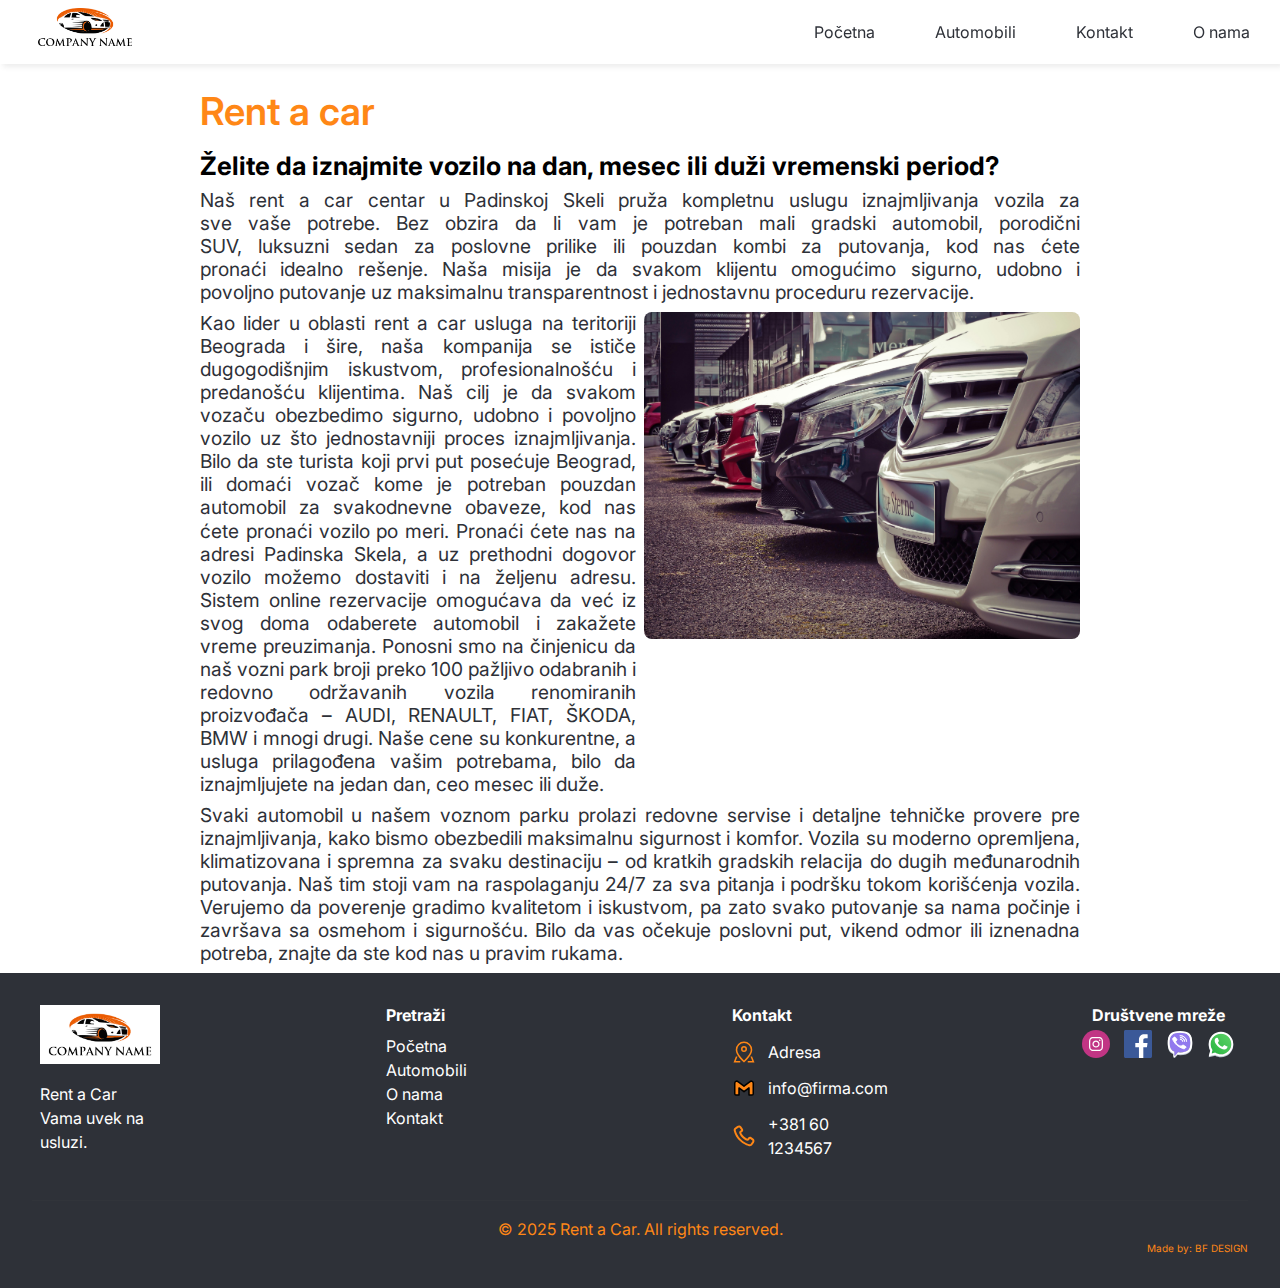
<file: oNama.html>
<!DOCTYPE html>
<html>
    <head>
        <meta charset="UTF-8">
       <!-- <meta http-equiv="X-UA-Compatible" content="IE=edge"> -->
        <meta name="viewport" content="width=device-width, initial-scale=1.0">
        <title>Rent automobila</title>
        <link rel="icon" type="image/jpg" href="images/logo.png"/>
        <link rel="stylesheet" href="style.css">
        <link rel="preconnect" href="https://fonts.googleapis.com">
        <link rel="preconnect" href="https://fonts.gstatic.com" crossorigin>
        <link href="https://fonts.googleapis.com/css2?family=Inter:wght@400;500;600;700&display=swap" rel="stylesheet">
    </head>
    
    <body>
      <div class="page-wrapper">
       <nav>
            <ul class="sidebar">
                <li onclick=hideSidebar()><a href="javascript:void(0)"><svg xmlns="http://www.w3.org/2000/svg" height="24px" viewBox="0 -960 960 960" width="24px" fill="#1f1f1f"><path d="m256-200-56-56 224-224-224-224 56-56 224 224 224-224 56 56-224 224 224 224-56 56-224-224-224 224Z"/></svg></a></li>
                <li><a href="index.html">Početna</a></li>
                <li><a href="ponuda.html">Automobili</a></li>
                <li><a href="kontakt.html">Kontakt</a></li>
                <li><a href="oNama.html">O nama</a></li>
            </ul>

            <ul>
                <li class="logo"><a href="index.html"><img id="logo" src="images/logo.png" alt="logo" /></a></li>
                <li class="hideOnMobile"><a href="index.html">Početna</a></li>
                <li class="hideOnMobile"><a href="ponuda.html">Automobili</a></li>
                <li class="hideOnMobile"><a href="kontakt.html">Kontakt</a></li>
                <li class="hideOnMobile"><a href="oNama.html">O nama</a></li>
                <li class="menuButton" onclick=showSidebar()><a href="javascript:void(0)"><svg xmlns="http://www.w3.org/2000/svg" height="24" viewBox="0 -960 960 960" width="24" fill="#1f1f1f"><path d="M120-240v-80h720v80H120Zm0-200v-80h720v80H120Zm0-200v-80h720v80H120Z"/></svg></a></li>
            </ul>
       </nav>
       
       <div class="Onama">
  <div class="item1">
    <h1>Rent a car</h1>
    <h3>Želite da iznajmite vozilo na dan, mesec ili duži vremenski period?</h3>
    <p>
      Naš rent a car centar u Padinskoj Skeli pruža kompletnu uslugu iznajmljivanja vozila za sve vaše potrebe. 
      Bez obzira da li vam je potreban mali gradski automobil, porodični SUV, luksuzni sedan za poslovne prilike 
      ili pouzdan kombi za putovanja, kod nas ćete pronaći idealno rešenje.  
      Naša misija je da svakom klijentu omogućimo sigurno, udobno i povoljno putovanje uz maksimalnu transparentnost 
      i jednostavnu proceduru rezervacije.
    </p>
  </div>

  <div class="item2">
    <p>
      Kao lider u oblasti rent a car usluga na teritoriji Beograda i šire, naša kompanija se ističe dugogodišnjim iskustvom, 
      profesionalnošću i predanošću klijentima. Naš cilj je da svakom vozaču obezbedimo sigurno, udobno i povoljno vozilo 
      uz što jednostavniji proces iznajmljivanja. Bilo da ste turista koji prvi put posećuje Beograd, 
      ili domaći vozač kome je potreban pouzdan automobil za svakodnevne obaveze, kod nas ćete pronaći vozilo po meri.   
      Pronaći ćete nas na adresi Padinska Skela, a uz prethodni dogovor vozilo možemo dostaviti i na željenu adresu.  
      Sistem online rezervacije omogućava da već iz svog doma odaberete automobil i zakažete vreme preuzimanja.  
      Ponosni smo na činjenicu da naš vozni park broji preko 100 pažljivo odabranih i redovno održavanih vozila 
      renomiranih proizvođača – AUDI, RENAULT, FIAT, ŠKODA, BMW i mnogi drugi.  
      Naše cene su konkurentne, a usluga prilagođena vašim potrebama, bilo da iznajmljujete na jedan dan, ceo mesec ili duže.
    </p>
  </div>

  <div class="item3">
    <img id="slika2" src="images/Onama.jpg"/>
  </div>
  

  <div class="item4">
    <p>
      Svaki automobil u našem voznom parku prolazi redovne servise i detaljne tehničke provere pre iznajmljivanja, 
      kako bismo obezbedili maksimalnu sigurnost i komfor. Vozila su moderno opremljena, klimatizovana i spremna za 
      svaku destinaciju – od kratkih gradskih relacija do dugih međunarodnih putovanja.  
      Naš tim stoji vam na raspolaganju 24/7 za sva pitanja i podršku tokom korišćenja vozila.  
      Verujemo da poverenje gradimo kvalitetom i iskustvom, pa zato svako putovanje sa nama počinje i završava 
      sa osmehom i sigurnošću.  
      Bilo da vas očekuje poslovni put, vikend odmor ili iznenadna potreba, znajte da ste kod nas u pravim rukama.
    </p>
  </div>
</div>
    </div>
<footer class="footer">
  <div class="footer-container">
    
   
    <div class="footer-section about">
      <img src="images/logo.png" alt="Logo" class="logo" />
      <p>Rent a Car<br> Vama uvek na usluzi.</p>
    </div>

    
    <div class="footer-section links">
      <h4>Pretraži</h4>
      <ul>
        <li><a href="index.html">Početna</a></li>
        <li><a href="ponuda.html">Automobili</a></li>
        <li><a href="oNama.html">O nama</a></li>
        <li><a href="kontakt.html">Kontakt</a></li>
      </ul>
    </div>

    <div class="footer-section contact">
        <h4>Kontakt</h4>

            <p>
                <svg height="24px" viewBox="0 0 1024 1024" xmlns="http://www.w3.org/2000/svg">
                <path d="M800 416a288 288 0 1 0-576 0c0 118.144 94.528 272.128 288 456.576C705.472 688.128 800 534.144 800 416zM512 960C277.312 746.688 160 565.312 160 416a352 352 0 0 1 704 0c0 149.312-117.312 330.688-352 544z"/>
                <path d="M512 448a64 64 0 1 0 0-128 64 64 0 0 0 0 128zm0 64a128 128 0 1 1 0-256 128 128 0 0 1 0 256zm345.6 192L960 960H672v-64H352v64H64l102.4-256h691.2zm-68.928 0H235.328l-76.8 192h706.944l-76.8-192z"/>
                </svg>
                <a href="https://www.google.com/maps">Adresa</a>
            </p>

            <p>
                <svg height="24px" viewBox="0 0 192 192" xmlns="http://www.w3.org/2000/svg" fill="var(--color5)">
                <path stroke="var(--color7)" stroke-linejoin="round" stroke-width="12" d="M22 57.265V142c0 5.523 4.477 10 10 10h24V95.056l40 30.278 40-30.278V152h24c5.523 0 10-4.477 10-10V57.265c0-13.233-15.15-20.746-25.684-12.736L96 81.265 47.684 44.53C37.15 36.519 22 44.032 22 57.265Z"/>
                </svg>
                <a href="mailto:info@firma.com">info@firma.com</a>
            </p>

            <p>
                <svg height="24px" viewBox="0 0 24 24" fill="var(--color5)" xmlns="http://www.w3.org/2000/svg">
                <path fill-rule="evenodd" clip-rule="evenodd" d="M17.3545 22.2323C15.3344 21.7262 11.1989 20.2993 7.44976 16.5502C3.70065 12.8011 2.2738 8.66559 1.76767 6.6455C1.47681 5.48459 2.00058 4.36434 2.88869 3.72997L5.21694 2.06693C6.57922 1.09388 8.47432 1.42407 9.42724 2.80051L10.893 4.91776C11.5152 5.8165 11.3006 7.0483 10.4111 7.68365L9.24234 8.51849C9.41923 9.1951 9.96939 10.5846 11.6924 12.3076C13.4154 14.0306 14.8049 14.5807 15.4815 14.7576L16.3163 13.5888C16.9517 12.6994 18.1835 12.4847 19.0822 13.1069L21.1995 14.5727C22.5759 15.5257 22.9061 17.4207 21.933 18.783L20.27 21.1113C19.6356 21.9994 18.5154 22.5232 17.3545 22.2323ZM8.86397 15.136C12.2734 18.5454 16.0358 19.8401 17.8405 20.2923C18.1043 20.3583 18.4232 20.2558 18.6425 19.9488L20.3056 17.6205C20.6299 17.1665 20.5199 16.5348 20.061 16.2171L17.9438 14.7513L17.0479 16.0056C16.6818 16.5182 16.0047 16.9202 15.2163 16.7501C14.2323 16.5378 12.4133 15.8569 10.2782 13.7218C8.1431 11.5867 7.46219 9.7677 7.24987 8.7837C7.07977 7.9953 7.48181 7.31821 7.99439 6.95208L9.24864 6.05618L7.78285 3.93893C7.46521 3.48011 6.83351 3.37005 6.37942 3.6944L4.05117 5.35744C3.74413 5.57675 3.64162 5.89565 3.70771 6.15943C4.15989 7.96418 5.45459 11.7266 8.86397 15.136Z" fill="var(--color5)"/>
                </svg>
                <a href="tel:+381601234567">+381 60 1234567</a>
            </p>
        </div>
            <div class="social-icons">
                <h4>Društvene mreže</h4>
                <a href="https://instagram.com" target="_blank">
                <?xml version="1.0" encoding="utf-8"?>
                <!-- License: MIT. Made by Garuda Technology: https://github.com/garudatechnologydevelopers/sketch-icons -->
                <svg width="24px" height="24px" viewBox="0 0 48 48" fill="none" xmlns="http://www.w3.org/2000/svg">
                <circle cx="24" cy="24" r="24" fill="#C13584"/>
                <path d="M24 14.1622C27.2041 14.1622 27.5837 14.1744 28.849 14.2321C30.019 14.2855 30.6544 14.481 31.0773 14.6453C31.6374 14.863 32.0371 15.123 32.457 15.5429C32.877 15.9629 33.137 16.3626 33.3547 16.9227C33.519 17.3456 33.7145 17.981 33.7679 19.1509C33.8256 20.4163 33.8378 20.7958 33.8378 23.9999C33.8378 27.2041 33.8256 27.5836 33.7679 28.849C33.7145 30.019 33.519 30.6543 33.3547 31.0772C33.137 31.6373 32.877 32.0371 32.4571 32.457C32.0371 32.8769 31.6374 33.1369 31.0773 33.3546C30.6544 33.519 30.019 33.7144 28.849 33.7678C27.5839 33.8255 27.2044 33.8378 24 33.8378C20.7956 33.8378 20.4162 33.8255 19.151 33.7678C17.981 33.7144 17.3456 33.519 16.9227 33.3546C16.3626 33.1369 15.9629 32.8769 15.543 32.457C15.1231 32.0371 14.863 31.6373 14.6453 31.0772C14.481 30.6543 14.2855 30.019 14.2321 28.849C14.1744 27.5836 14.1622 27.2041 14.1622 23.9999C14.1622 20.7958 14.1744 20.4163 14.2321 19.1509C14.2855 17.981 14.481 17.3456 14.6453 16.9227C14.863 16.3626 15.123 15.9629 15.543 15.543C15.9629 15.123 16.3626 14.863 16.9227 14.6453C17.3456 14.481 17.981 14.2855 19.151 14.2321C20.4163 14.1744 20.7959 14.1622 24 14.1622ZM24 12C20.741 12 20.3323 12.0138 19.0524 12.0722C17.7752 12.1305 16.9028 12.3333 16.1395 12.63C15.3504 12.9366 14.6812 13.3469 14.0141 14.0141C13.3469 14.6812 12.9366 15.3504 12.63 16.1395C12.3333 16.9028 12.1305 17.7751 12.0722 19.0524C12.0138 20.3323 12 20.741 12 23.9999C12 27.259 12.0138 27.6676 12.0722 28.9475C12.1305 30.2248 12.3333 31.0971 12.63 31.8604C12.9366 32.6495 13.3469 33.3187 14.0141 33.9859C14.6812 34.653 15.3504 35.0633 16.1395 35.3699C16.9028 35.6666 17.7752 35.8694 19.0524 35.9277C20.3323 35.9861 20.741 35.9999 24 35.9999C27.259 35.9999 27.6677 35.9861 28.9476 35.9277C30.2248 35.8694 31.0972 35.6666 31.8605 35.3699C32.6496 35.0633 33.3188 34.653 33.9859 33.9859C34.653 33.3187 35.0634 32.6495 35.37 31.8604C35.6667 31.0971 35.8695 30.2248 35.9278 28.9475C35.9862 27.6676 36 27.259 36 23.9999C36 20.741 35.9862 20.3323 35.9278 19.0524C35.8695 17.7751 35.6667 16.9028 35.37 16.1395C35.0634 15.3504 34.653 14.6812 33.9859 14.0141C33.3188 13.3469 32.6496 12.9366 31.8605 12.63C31.0972 12.3333 30.2248 12.1305 28.9476 12.0722C27.6677 12.0138 27.259 12 24 12Z" fill="white"/>
                <path d="M24.0059 17.8433C20.6026 17.8433 17.8438 20.6021 17.8438 24.0054C17.8438 27.4087 20.6026 30.1675 24.0059 30.1675C27.4092 30.1675 30.1681 27.4087 30.1681 24.0054C30.1681 20.6021 27.4092 17.8433 24.0059 17.8433ZM24.0059 28.0054C21.7968 28.0054 20.0059 26.2145 20.0059 24.0054C20.0059 21.7963 21.7968 20.0054 24.0059 20.0054C26.2151 20.0054 28.0059 21.7963 28.0059 24.0054C28.0059 26.2145 26.2151 28.0054 24.0059 28.0054Z" fill="white"/>
                <path d="M31.8507 17.5963C31.8507 18.3915 31.206 19.0363 30.4107 19.0363C29.6154 19.0363 28.9707 18.3915 28.9707 17.5963C28.9707 16.801 29.6154 16.1562 30.4107 16.1562C31.206 16.1562 31.8507 16.801 31.8507 17.5963Z" fill="white"/>
                </svg></a>
                

                <a href="https://facebook.com" target="_blank">
                <svg height="24px" viewBox="0 0 266.895 266.895" xmlns="http://www.w3.org/2000/svg">
                    <path d="M252.164 266.895c8.134 0 14.729-6.596 14.729-14.73V14.73c0-8.137-6.596-14.73-14.729-14.73H14.73C6.593 0 0 6.594 0 14.73v237.434c0 8.135 6.593 14.73 14.73 14.73h237.434z" fill="#3b5998"/>
                    <path d="M184.152 266.895V163.539h34.692l5.194-40.28h-39.887V97.542c0-11.662 3.238-19.609 19.962-19.609l21.329-.01V41.897c-3.689-.49-16.351-1.587-31.08-1.587-30.753 0-51.807 18.771-51.807 53.244v29.705h-34.781v40.28h34.781v103.355h41.597z" fill="var(--color2)"/>
                </svg></a>
                <a href="https://www.viber.com/" target="_blank"><?xml version="1.0" encoding="utf-8"?>
            <!-- License: MIT. Made by Garuda Technology: https://github.com/garudatechnologydevelopers/sketch-icons -->
        <svg width="24px" height="24px" viewBox="0 0 32 32" fill="none" xmlns="http://www.w3.org/2000/svg">
        <path fill-rule="evenodd" clip-rule="evenodd" d="M30 15.3785C30 6.20699 26.7692 2 16 2C5.23077 2 2 6.20699 2 15.3785C2 21.9055 3.63629 25.9182 8.46154 27.6895V30.7774C8.46154 31.9141 9.88769 32.4332 10.6264 31.5656L13.1164 28.6411C14.0113 28.7185 14.9713 28.7569 16 28.7569C26.7692 28.7569 30 24.5499 30 15.3785ZM13.7113 26.5316C14.4251 26.5882 15.1872 26.6164 16 26.6164C25.1124 26.6164 27.8462 23.0825 27.8462 15.3785C27.8462 7.67443 25.1124 4.14055 16 4.14055C6.88757 4.14055 4.15385 7.67443 4.15385 15.3785C4.15385 20.8239 5.51965 24.1859 9.53846 25.6891V30.2639C9.53846 30.6627 10.0389 30.8449 10.2981 30.5404L13.7113 26.5316Z" fill="#BFC8D0"/>
        <path d="M16 25.8548C15.1766 25.8548 14.4047 25.8262 13.6815 25.7685L10.224 29.845C9.96145 30.1546 9.45455 29.9693 9.45455 29.5638V24.9119C5.38354 23.3834 4 19.9647 4 14.4274C4 6.59346 6.76923 3 16 3C25.2308 3 28 6.59346 28 14.4274C28 22.2613 25.2308 25.8548 16 25.8548Z" fill="#9179EE"/>
        <path fill-rule="evenodd" clip-rule="evenodd" d="M30 14.3785C30 5.20699 26.7692 1 16 1C5.23077 1 2 5.20699 2 14.3785C2 20.9055 3.63629 24.9182 8.46154 26.6895V29.7774C8.46154 30.9141 9.88769 31.4332 10.6264 30.5656L13.1164 27.6411C14.0113 27.7185 14.9713 27.7569 16 27.7569C26.7692 27.7569 30 23.5499 30 14.3785ZM13.7113 25.5316C14.4251 25.5882 15.1872 25.6164 16 25.6164C25.1124 25.6164 27.8462 22.0825 27.8462 14.3785C27.8462 6.67443 25.1124 3.14055 16 3.14055C6.88757 3.14055 4.15385 6.67443 4.15385 14.3785C4.15385 19.8239 5.51965 23.1859 9.53846 24.6891V29.2639C9.53846 29.6627 10.0389 29.8449 10.2981 29.5404L13.7113 25.5316Z" fill="white"/>
        <path d="M11.5432 12.1345L11.5026 12.157L11.4668 12.1866C11.1902 12.4154 10.7756 13.0434 11.1388 13.8197C11.4414 14.4665 12.1157 15.7874 13.3005 16.7826C14.4592 17.756 15.6965 18.2795 16.5092 18.4509L16.5603 18.4617H16.6069C16.6091 18.4619 16.614 18.4624 16.6219 18.4636C16.6412 18.4663 16.6645 18.4703 16.7012 18.4767L16.7874 17.9842L16.7012 18.4767C16.7075 18.4778 16.714 18.479 16.7208 18.4802C16.9709 18.5244 17.5704 18.6304 18.0729 18.1297C18.3954 17.8083 18.6898 17.4732 18.8165 17.3225C18.9055 17.2413 19.1956 17.0731 19.5626 17.1972C20.2576 17.4321 21.0839 17.9621 21.4833 18.2308C21.7925 18.439 22.4924 18.9404 22.8079 19.1682L22.8082 19.1684C22.8344 19.1873 22.8959 19.2493 22.9291 19.3354C22.9557 19.4042 22.97 19.4988 22.9061 19.6357C22.7875 19.8895 22.4266 20.374 21.9378 20.7978C21.4401 21.2294 20.9222 21.5 20.5072 21.5C20.5087 21.5 20.5072 21.4998 20.5025 21.4992C20.484 21.4967 20.4153 21.4874 20.2792 21.4568C20.1262 21.4225 19.9195 21.3686 19.6669 21.2926C19.1622 21.1407 18.485 20.904 17.7029 20.5675C16.1375 19.8941 14.1668 18.8277 12.3218 17.2572C11.1613 16.2694 10.0664 14.9036 9.2138 13.6251C8.35407 12.3358 7.77896 11.1932 7.62244 10.6655L7.61148 10.6285L7.595 10.5937C7.55603 10.5114 7.50112 10.3355 7.50002 10.136C7.49895 9.94333 7.54725 9.75923 7.67465 9.60657C8.09467 9.10322 8.53938 8.60859 9.52049 8.13395C9.61188 8.08974 9.75504 8.05076 9.89575 8.04849C10.04 8.04617 10.1152 8.082 10.1452 8.10835C10.5206 8.43751 11.1025 9.01857 11.4945 9.51513C11.6971 9.77164 11.9418 10.0975 12.1458 10.3806C12.2478 10.5222 12.3377 10.6506 12.4062 10.7527C12.4405 10.8039 12.4679 10.8462 12.4881 10.8788C12.5019 10.9012 12.5093 10.9143 12.5124 10.9199C12.5141 10.9256 12.5218 10.9498 12.5286 10.9939C12.5371 11.0494 12.5411 11.1177 12.5354 11.1891C12.5235 11.3351 12.4755 11.4524 12.3892 11.5315C12.0962 11.7998 11.699 12.0482 11.5432 12.1345ZM16.2766 6.51613C16.2769 6.51585 16.2772 6.51557 16.2775 6.51527C16.2847 6.50852 16.2994 6.5 16.3226 6.5C20.3145 6.5 23.4984 9.53785 23.5 13.223C23.4994 13.2239 23.4983 13.2251 23.4967 13.2267C23.4895 13.2334 23.4747 13.2419 23.4516 13.2419C23.4285 13.2419 23.4137 13.2334 23.4065 13.2267C23.4049 13.2251 23.4039 13.2239 23.4032 13.223C23.4016 9.49946 20.2032 6.53226 16.3226 6.53226C16.2994 6.53226 16.2847 6.52374 16.2775 6.51699C16.2772 6.51669 16.2769 6.5164 16.2766 6.51613ZM16.2775 10.646C16.2772 10.6457 16.2769 10.6454 16.2766 10.6452C16.2769 10.6449 16.2772 10.6446 16.2775 10.6443C16.2847 10.6376 16.2994 10.629 16.3226 10.629C17.8916 10.629 19.1113 11.8182 19.1129 13.223C19.1123 13.2239 19.1112 13.2251 19.1096 13.2267C19.1024 13.2334 19.0877 13.2419 19.0645 13.2419C19.0414 13.2419 19.0266 13.2334 19.0194 13.2267C19.0178 13.2251 19.0168 13.2239 19.0161 13.223C19.0145 11.7799 17.7803 10.6613 16.3226 10.6613C16.2994 10.6613 16.2847 10.6528 16.2775 10.646ZM16.2775 8.5815C16.2772 8.58121 16.2769 8.58092 16.2766 8.58065C16.2769 8.58037 16.2772 8.58008 16.2775 8.57979C16.2847 8.57304 16.2994 8.56452 16.3226 8.56452C19.1031 8.56452 21.3048 10.678 21.3065 13.223C21.3058 13.2239 21.3048 13.2251 21.3032 13.2267C21.296 13.2334 21.2812 13.2419 21.2581 13.2419C21.2349 13.2419 21.2201 13.2334 21.213 13.2267C21.2114 13.2251 21.2103 13.2239 21.2097 13.223C21.2081 10.6397 18.9917 8.59677 16.3226 8.59677C16.2994 8.59677 16.2847 8.58825 16.2775 8.5815Z" fill="white" stroke="white" stroke-linecap="round"/>
          </svg></a>
          <a href="https://www.whatsapp.com/" target="_blank"><?xml version="1.0" encoding="utf-8"?>
          <!-- License: MIT. Made by Garuda Technology: https://github.com/garudatechnologydevelopers/sketch-icons -->
          <svg width="24px" height="24px" viewBox="0 0 32 32" fill="none" xmlns="http://www.w3.org/2000/svg">
          <path fill-rule="evenodd" clip-rule="evenodd" d="M16 31C23.732 31 30 24.732 30 17C30 9.26801 23.732 3 16 3C8.26801 3 2 9.26801 2 17C2 19.5109 2.661 21.8674 3.81847 23.905L2 31L9.31486 29.3038C11.3014 30.3854 13.5789 31 16 31ZM16 28.8462C22.5425 28.8462 27.8462 23.5425 27.8462 17C27.8462 10.4576 22.5425 5.15385 16 5.15385C9.45755 5.15385 4.15385 10.4576 4.15385 17C4.15385 19.5261 4.9445 21.8675 6.29184 23.7902L5.23077 27.7692L9.27993 26.7569C11.1894 28.0746 13.5046 28.8462 16 28.8462Z" fill="#BFC8D0"/>
          <path d="M28 16C28 22.6274 22.6274 28 16 28C13.4722 28 11.1269 27.2184 9.19266 25.8837L5.09091 26.9091L6.16576 22.8784C4.80092 20.9307 4 18.5589 4 16C4 9.37258 9.37258 4 16 4C22.6274 4 28 9.37258 28 16Z" fill="url(#paint0_linear_87_7264)"/>
          <path fill-rule="evenodd" clip-rule="evenodd" d="M16 30C23.732 30 30 23.732 30 16C30 8.26801 23.732 2 16 2C8.26801 2 2 8.26801 2 16C2 18.5109 2.661 20.8674 3.81847 22.905L2 30L9.31486 28.3038C11.3014 29.3854 13.5789 30 16 30ZM16 27.8462C22.5425 27.8462 27.8462 22.5425 27.8462 16C27.8462 9.45755 22.5425 4.15385 16 4.15385C9.45755 4.15385 4.15385 9.45755 4.15385 16C4.15385 18.5261 4.9445 20.8675 6.29184 22.7902L5.23077 26.7692L9.27993 25.7569C11.1894 27.0746 13.5046 27.8462 16 27.8462Z" fill="white"/>
          <path d="M12.5 9.49989C12.1672 8.83131 11.6565 8.8905 11.1407 8.8905C10.2188 8.8905 8.78125 9.99478 8.78125 12.05C8.78125 13.7343 9.52345 15.578 12.0244 18.3361C14.438 20.9979 17.6094 22.3748 20.2422 22.3279C22.875 22.2811 23.4167 20.0154 23.4167 19.2503C23.4167 18.9112 23.2062 18.742 23.0613 18.696C22.1641 18.2654 20.5093 17.4631 20.1328 17.3124C19.7563 17.1617 19.5597 17.3656 19.4375 17.4765C19.0961 17.8018 18.4193 18.7608 18.1875 18.9765C17.9558 19.1922 17.6103 19.083 17.4665 19.0015C16.9374 18.7892 15.5029 18.1511 14.3595 17.0426C12.9453 15.6718 12.8623 15.2001 12.5959 14.7803C12.3828 14.4444 12.5392 14.2384 12.6172 14.1483C12.9219 13.7968 13.3426 13.254 13.5313 12.9843C13.7199 12.7145 13.5702 12.305 13.4803 12.05C13.0938 10.953 12.7663 10.0347 12.5 9.49989Z" fill="white"/>
          <defs>
          <linearGradient id="paint0_linear_87_7264" x1="26.5" y1="7" x2="4" y2="28" gradientUnits="userSpaceOnUse">
          <stop stop-color="#5BD066"/>
          <stop offset="1" stop-color="#27B43E"/>
          </linearGradient>
          </defs>
          </svg></a>
            </div>
            
            
    </div>
    <div class="footer-bottom">
        <p>© 2025 Rent a Car. All rights reserved.<p id="design">Made by: BF DESIGN</p></p>
    </div>
</footer>
    <script src="script.js"></script>
    </body>
</html>
</file>
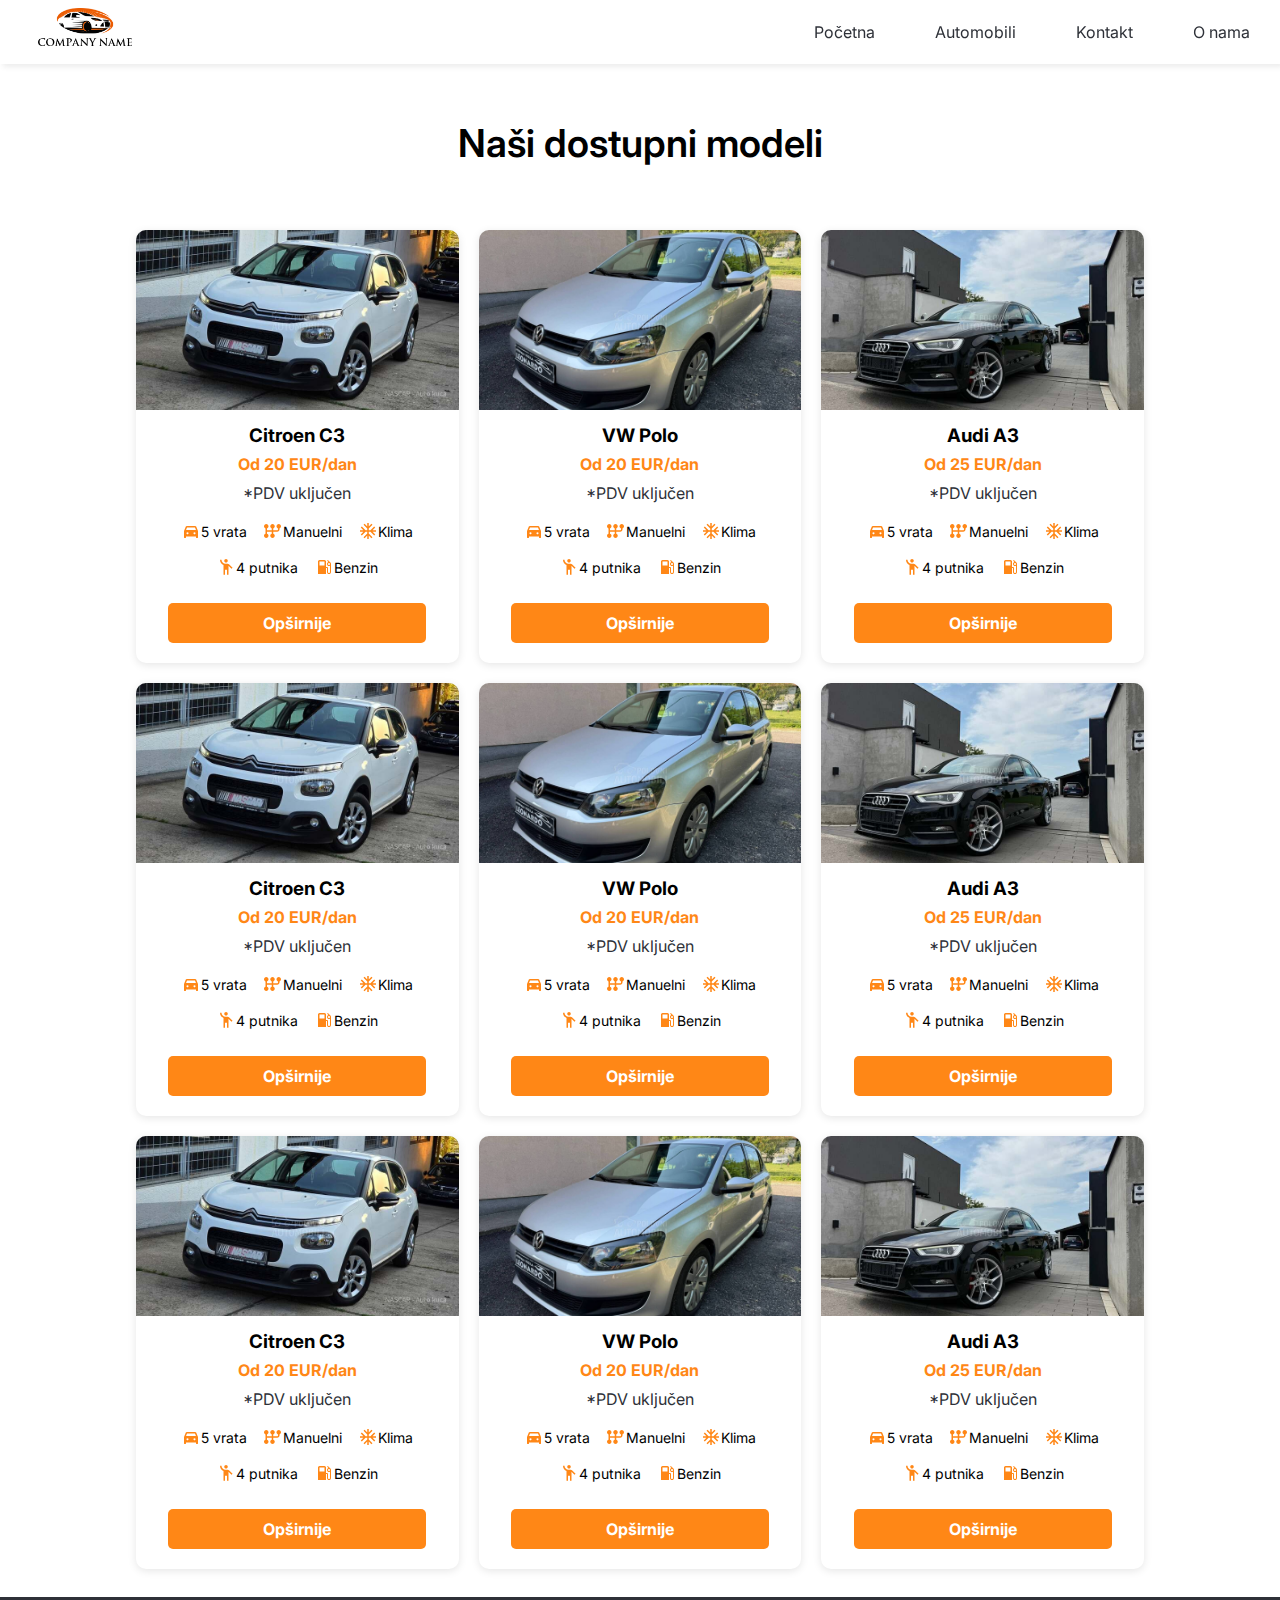
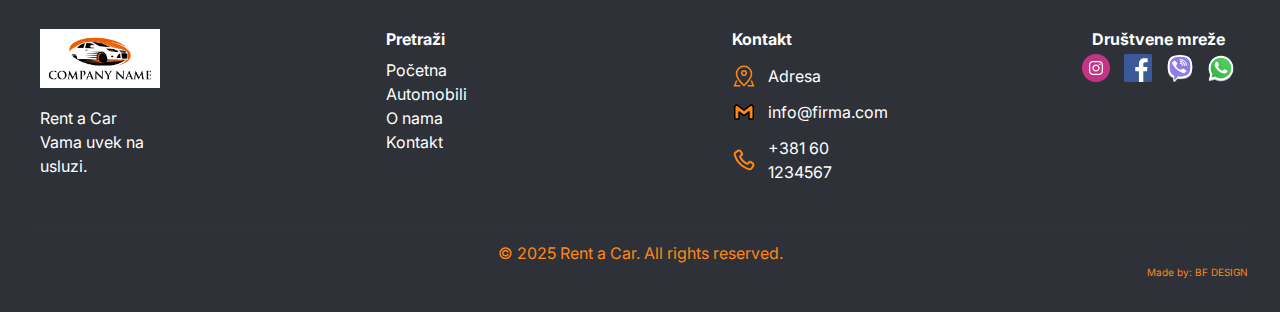
<file: ponuda.html>
<!DOCTYPE html>
<html>
    <head>
        <meta charset="UTF-8">
       <!-- <meta http-equiv="X-UA-Compatible" content="IE=edge"> -->
        <meta name="viewport" content="width=device-width, initial-scale=1.0">
        <title>Rent automobila</title>
        <link rel="icon" type="image/jpg" href="images/logo.png"/>
        <link rel="stylesheet" href="style.css">
        <link rel="preconnect" href="https://fonts.googleapis.com">
        <link rel="preconnect" href="https://fonts.gstatic.com" crossorigin>
        <link href="https://fonts.googleapis.com/css2?family=Inter:wght@400;500;600;700&display=swap" rel="stylesheet">
    </head>
    
    <body>
    <div class="page-wrapper">
       <nav>
            <ul class="sidebar">
                <li onclick=hideSidebar()><a href="javascript:void(0)"><svg xmlns="http://www.w3.org/2000/svg" height="24px" viewBox="0 -960 960 960" width="24px" fill="#1f1f1f"><path d="m256-200-56-56 224-224-224-224 56-56 224 224 224-224 56 56-224 224 224 224-56 56-224-224-224 224Z"/></svg></a></li>
                <li><a href="index.html">Početna</a></li>
                <li><a href="ponuda.html">Automobili</a></li>
                <li><a href="kontakt.html">Kontakt</a></li>
                <li><a href="oNama.html">O nama</a></li>
            </ul>

            <ul>
                <li class="logo"><a href="index.html"><img id="logo" src="images/logo.png" alt="logo" /></a></li>
                <li class="hideOnMobile"><a href="index.html">Početna</a></li>
                <li class="hideOnMobile"><a href="ponuda.html">Automobili</a></li>
                <li class="hideOnMobile"><a href="kontakt.html">Kontakt</a></li>
                <li class="hideOnMobile"><a href="oNama.html">O nama</a></li>
                <li class="menuButton" onclick=showSidebar()><a href="javascript:void(0)"><svg xmlns="http://www.w3.org/2000/svg" height="24" viewBox="0 -960 960 960" width="24" fill="#1f1f1f"><path d="M120-240v-80h720v80H120Zm0-200v-80h720v80H120Zm0-200v-80h720v80H120Z"/></svg></a></li>
            </ul>
       </nav>

       <h1 id="n_auto">Naši dostupni modeli</h1>

      <div class="automobili">
      <div class="card">
      <img src="images/automobili/c31.jpg" alt="Citroen C3">
      <h3>Citroen C3</h3>
      <p class="price">Od 20 EUR/dan</p>
      <p>*PDV uključen</p>
      <div class="details">
        <span><svg xmlns="http://www.w3.org/2000/svg" height="20px" viewBox="0 -960 960 960" width="20px" fill="var(--color5)"><path d="M240-216v48q0 10.2-6.9 17.1-6.9 6.9-17.1 6.9h-48q-10.2 0-17.1-6.9-6.9-6.9-6.9-17.1v-312l78-195q7-21 25.6-33t41.4-12h382q22.8 0 41.4 12 18.6 12 25.6 33l78 195v312q0 10.2-6.9 17.1-6.9 6.9-17.1 6.9h-48q-10.2 0-17.1-6.9-6.9-6.9-6.9-17.1v-48H240Zm1-312h478l-48-120H289l-48 120Zm71 204q20 0 34-14t14-34q0-20-14-34t-34-14q-20 0-34 14t-14 34q0 20 14 34t34 14Zm336 0q20 0 34-14t14-34q0-20-14-34t-34-14q-20 0-34 14t-14 34q0 20 14 34t34 14Z"/></svg>5 vrata</span>
        <span><svg xmlns="http://www.w3.org/2000/svg" height="20px" viewBox="0 -960 960 960" width="20px" fill="var(--color5)"><path d="M156-144q-45 0-76.5-31.48T48-251.92Q48-287 68-315t52-39v-252q-32-11-52-38.92t-20-63.05Q48-753 79.5-784.5T156-816q45 0 76.5 31.48t31.5 76.44Q264-673 244-645t-52 39v90h228v-90q-32-11-52-38.92t-20-63.05q0-45.03 31.5-76.53T456-816q45 0 76.5 31.48t31.5 76.44Q564-673 544-645t-52 39v90h192q15.3 0 25.65-10.35Q720-536.7 720-552v-54q-32-11-52-38.92t-20-63.05q0-45.03 31.5-76.53T756-816q45 0 76.5 31.48t31.5 76.44Q864-673 844-645t-52 39v54q0 45-31.5 76.5T684-444H492v90q32 11 52 38.92t20 63.05q0 45.03-31.5 76.53T456-144q-45 0-76.5-31.48T348-251.92Q348-287 368-315t52-39v-90H192v90q32 11 52 38.92t20 63.05q0 45.03-31.5 76.53T156-144Z"/></svg>Manuelni</span>
        <span><svg xmlns="http://www.w3.org/2000/svg" height="20px" viewBox="0 -960 960 960" width="20px" fill="var(--color5)"><path d="M444-96v-165L316-133l-51-51 179-178v-82h-82L183-265l-51-51 129-128H96v-72h165L133-644l51-51 178 179h82v-82L265-776l51-51 128 128v-165h72v165l128-129 51 51-179 179v82h82l178-179 51 51-128 128h165v72H699l129 128-51 51-179-179h-82v82l179 179-51 51-128-129v165h-72Z"/></svg>Klima</span>
        <span><svg xmlns="http://www.w3.org/2000/svg" height="20px" viewBox="0 -960 960 960" width="20px" fill="var(--color5)"><path d="M360-108v-474q-74-29-121-95t-47-151h72q0 79.68 56 135.84T456-636h102q21 0 41.5 8.5T635-604l160 160-51 51-144-144v429h-72v-240h-96v240h-72Zm119.75-588q-34.75 0-59.25-24.75t-24.5-59.5q0-34.75 24.75-59.25t59.5-24.5q34.75 0 59.25 24.75t24.5 59.5q0 34.75-24.75 59.25t-59.5 24.5Z"/></svg>4 putnika</span>
        <span><svg xmlns="http://www.w3.org/2000/svg" height="20px" viewBox="0 -960 960 960" width="20px" fill="var(--color5)"><path d="M192-144v-600q0-29.7 21.15-50.85Q234.3-816 264-816h240q29.7 0 50.85 21.15Q576-773.7 576-744v264h48q19.8 0 33.9 14.1Q672-451.8 672-432v192q0 20.4 13.8 34.2Q699.6-192 720-192q20.4 0 34.2-13.8Q768-219.6 768-240v-301q-11 6-22.94 9.5Q733.13-528 720-528q-40.32 0-68.16-27.84Q624-583.68 624-624q0-32.39 19.5-58.19Q663-708 695-716l-65-65 34-34 124 123q14 14 21 31.7 7 17.71 7 36.3v384q0 40.32-27.77 68.16-27.78 27.84-68 27.84Q680-144 652-171.84q-28-27.84-28-68.16v-192h-48v288H192Zm72-408h240v-192H264v192Zm456-24q20.4 0 34.2-13.8Q768-603.6 768-624q0-20.4-13.8-34.2Q740.4-672 720-672q-20.4 0-34.2 13.8Q672-644.4 672-624q0 20.4 13.8 34.2Q699.6-576 720-576Z"/></svg>Benzin</span>
      </div>
      <a href="automobili/c3.html" class="btn">Opširnije</a>
    </div>

    <div class="card">
      <img src="images/automobili/polo1.jpg" alt="VW Polo">
      <h3>VW Polo</h3>
      <p class="price">Od 20 EUR/dan</p>
      <p>*PDV uključen</p>
      <div class="details">
        <span><svg xmlns="http://www.w3.org/2000/svg" height="20px" viewBox="0 -960 960 960" width="20px" fill="var(--color5)"><path d="M240-216v48q0 10.2-6.9 17.1-6.9 6.9-17.1 6.9h-48q-10.2 0-17.1-6.9-6.9-6.9-6.9-17.1v-312l78-195q7-21 25.6-33t41.4-12h382q22.8 0 41.4 12 18.6 12 25.6 33l78 195v312q0 10.2-6.9 17.1-6.9 6.9-17.1 6.9h-48q-10.2 0-17.1-6.9-6.9-6.9-6.9-17.1v-48H240Zm1-312h478l-48-120H289l-48 120Zm71 204q20 0 34-14t14-34q0-20-14-34t-34-14q-20 0-34 14t-14 34q0 20 14 34t34 14Zm336 0q20 0 34-14t14-34q0-20-14-34t-34-14q-20 0-34 14t-14 34q0 20 14 34t34 14Z"/></svg>5 vrata</span>
        <span><svg xmlns="http://www.w3.org/2000/svg" height="20px" viewBox="0 -960 960 960" width="20px" fill="var(--color5)"><path d="M156-144q-45 0-76.5-31.48T48-251.92Q48-287 68-315t52-39v-252q-32-11-52-38.92t-20-63.05Q48-753 79.5-784.5T156-816q45 0 76.5 31.48t31.5 76.44Q264-673 244-645t-52 39v90h228v-90q-32-11-52-38.92t-20-63.05q0-45.03 31.5-76.53T456-816q45 0 76.5 31.48t31.5 76.44Q564-673 544-645t-52 39v90h192q15.3 0 25.65-10.35Q720-536.7 720-552v-54q-32-11-52-38.92t-20-63.05q0-45.03 31.5-76.53T756-816q45 0 76.5 31.48t31.5 76.44Q864-673 844-645t-52 39v54q0 45-31.5 76.5T684-444H492v90q32 11 52 38.92t20 63.05q0 45.03-31.5 76.53T456-144q-45 0-76.5-31.48T348-251.92Q348-287 368-315t52-39v-90H192v90q32 11 52 38.92t20 63.05q0 45.03-31.5 76.53T156-144Z"/></svg>Manuelni</span>
        <span><svg xmlns="http://www.w3.org/2000/svg" height="20px" viewBox="0 -960 960 960" width="20px" fill="var(--color5)"><path d="M444-96v-165L316-133l-51-51 179-178v-82h-82L183-265l-51-51 129-128H96v-72h165L133-644l51-51 178 179h82v-82L265-776l51-51 128 128v-165h72v165l128-129 51 51-179 179v82h82l178-179 51 51-128 128h165v72H699l129 128-51 51-179-179h-82v82l179 179-51 51-128-129v165h-72Z"/></svg>Klima</span>
        <span><svg xmlns="http://www.w3.org/2000/svg" height="20px" viewBox="0 -960 960 960" width="20px" fill="var(--color5)"><path d="M360-108v-474q-74-29-121-95t-47-151h72q0 79.68 56 135.84T456-636h102q21 0 41.5 8.5T635-604l160 160-51 51-144-144v429h-72v-240h-96v240h-72Zm119.75-588q-34.75 0-59.25-24.75t-24.5-59.5q0-34.75 24.75-59.25t59.5-24.5q34.75 0 59.25 24.75t24.5 59.5q0 34.75-24.75 59.25t-59.5 24.5Z"/></svg>4 putnika</span>
        <span><svg xmlns="http://www.w3.org/2000/svg" height="20px" viewBox="0 -960 960 960" width="20px" fill="var(--color5)"><path d="M192-144v-600q0-29.7 21.15-50.85Q234.3-816 264-816h240q29.7 0 50.85 21.15Q576-773.7 576-744v264h48q19.8 0 33.9 14.1Q672-451.8 672-432v192q0 20.4 13.8 34.2Q699.6-192 720-192q20.4 0 34.2-13.8Q768-219.6 768-240v-301q-11 6-22.94 9.5Q733.13-528 720-528q-40.32 0-68.16-27.84Q624-583.68 624-624q0-32.39 19.5-58.19Q663-708 695-716l-65-65 34-34 124 123q14 14 21 31.7 7 17.71 7 36.3v384q0 40.32-27.77 68.16-27.78 27.84-68 27.84Q680-144 652-171.84q-28-27.84-28-68.16v-192h-48v288H192Zm72-408h240v-192H264v192Zm456-24q20.4 0 34.2-13.8Q768-603.6 768-624q0-20.4-13.8-34.2Q740.4-672 720-672q-20.4 0-34.2 13.8Q672-644.4 672-624q0 20.4 13.8 34.2Q699.6-576 720-576Z"/></svg>Benzin</span>
      </div>
      <a href="automobili/polo.html" class="btn">Opširnije</a>
    </div>

    <div class="card">
      <img src="images/automobili/a31.jpg">
      <h3>Audi A3</h3>
      <p class="price">Od 25 EUR/dan</p>
      <p>*PDV uključen</p>
      <div class="details">
        <span><svg xmlns="http://www.w3.org/2000/svg" height="20px" viewBox="0 -960 960 960" width="20px" fill="var(--color5)"><path d="M240-216v48q0 10.2-6.9 17.1-6.9 6.9-17.1 6.9h-48q-10.2 0-17.1-6.9-6.9-6.9-6.9-17.1v-312l78-195q7-21 25.6-33t41.4-12h382q22.8 0 41.4 12 18.6 12 25.6 33l78 195v312q0 10.2-6.9 17.1-6.9 6.9-17.1 6.9h-48q-10.2 0-17.1-6.9-6.9-6.9-6.9-17.1v-48H240Zm1-312h478l-48-120H289l-48 120Zm71 204q20 0 34-14t14-34q0-20-14-34t-34-14q-20 0-34 14t-14 34q0 20 14 34t34 14Zm336 0q20 0 34-14t14-34q0-20-14-34t-34-14q-20 0-34 14t-14 34q0 20 14 34t34 14Z"/></svg>5 vrata</span>
        <span><svg xmlns="http://www.w3.org/2000/svg" height="20px" viewBox="0 -960 960 960" width="20px" fill="var(--color5)"><path d="M156-144q-45 0-76.5-31.48T48-251.92Q48-287 68-315t52-39v-252q-32-11-52-38.92t-20-63.05Q48-753 79.5-784.5T156-816q45 0 76.5 31.48t31.5 76.44Q264-673 244-645t-52 39v90h228v-90q-32-11-52-38.92t-20-63.05q0-45.03 31.5-76.53T456-816q45 0 76.5 31.48t31.5 76.44Q564-673 544-645t-52 39v90h192q15.3 0 25.65-10.35Q720-536.7 720-552v-54q-32-11-52-38.92t-20-63.05q0-45.03 31.5-76.53T756-816q45 0 76.5 31.48t31.5 76.44Q864-673 844-645t-52 39v54q0 45-31.5 76.5T684-444H492v90q32 11 52 38.92t20 63.05q0 45.03-31.5 76.53T456-144q-45 0-76.5-31.48T348-251.92Q348-287 368-315t52-39v-90H192v90q32 11 52 38.92t20 63.05q0 45.03-31.5 76.53T156-144Z"/></svg>Manuelni</span>
        <span><svg xmlns="http://www.w3.org/2000/svg" height="20px" viewBox="0 -960 960 960" width="20px" fill="var(--color5)"><path d="M444-96v-165L316-133l-51-51 179-178v-82h-82L183-265l-51-51 129-128H96v-72h165L133-644l51-51 178 179h82v-82L265-776l51-51 128 128v-165h72v165l128-129 51 51-179 179v82h82l178-179 51 51-128 128h165v72H699l129 128-51 51-179-179h-82v82l179 179-51 51-128-129v165h-72Z"/></svg>Klima</span>
        <span><svg xmlns="http://www.w3.org/2000/svg" height="20px" viewBox="0 -960 960 960" width="20px" fill="var(--color5)"><path d="M360-108v-474q-74-29-121-95t-47-151h72q0 79.68 56 135.84T456-636h102q21 0 41.5 8.5T635-604l160 160-51 51-144-144v429h-72v-240h-96v240h-72Zm119.75-588q-34.75 0-59.25-24.75t-24.5-59.5q0-34.75 24.75-59.25t59.5-24.5q34.75 0 59.25 24.75t24.5 59.5q0 34.75-24.75 59.25t-59.5 24.5Z"/></svg>4 putnika</span>
        <span><svg xmlns="http://www.w3.org/2000/svg" height="20px" viewBox="0 -960 960 960" width="20px" fill="var(--color5)"><path d="M192-144v-600q0-29.7 21.15-50.85Q234.3-816 264-816h240q29.7 0 50.85 21.15Q576-773.7 576-744v264h48q19.8 0 33.9 14.1Q672-451.8 672-432v192q0 20.4 13.8 34.2Q699.6-192 720-192q20.4 0 34.2-13.8Q768-219.6 768-240v-301q-11 6-22.94 9.5Q733.13-528 720-528q-40.32 0-68.16-27.84Q624-583.68 624-624q0-32.39 19.5-58.19Q663-708 695-716l-65-65 34-34 124 123q14 14 21 31.7 7 17.71 7 36.3v384q0 40.32-27.77 68.16-27.78 27.84-68 27.84Q680-144 652-171.84q-28-27.84-28-68.16v-192h-48v288H192Zm72-408h240v-192H264v192Zm456-24q20.4 0 34.2-13.8Q768-603.6 768-624q0-20.4-13.8-34.2Q740.4-672 720-672q-20.4 0-34.2 13.8Q672-644.4 672-624q0 20.4 13.8 34.2Q699.6-576 720-576Z"/></svg>Benzin</span>
      </div>
      <a href="automobili/a3.html" class="btn">Opširnije</a>
    </div>
    <div class="card">
      <img src="images/automobili/c31.jpg" alt="Citroen C3">
      <h3>Citroen C3</h3>
      <p class="price">Od 20 EUR/dan</p>
      <p>*PDV uključen</p>
      <div class="details">
        <span><svg xmlns="http://www.w3.org/2000/svg" height="20px" viewBox="0 -960 960 960" width="20px" fill="var(--color5)"><path d="M240-216v48q0 10.2-6.9 17.1-6.9 6.9-17.1 6.9h-48q-10.2 0-17.1-6.9-6.9-6.9-6.9-17.1v-312l78-195q7-21 25.6-33t41.4-12h382q22.8 0 41.4 12 18.6 12 25.6 33l78 195v312q0 10.2-6.9 17.1-6.9 6.9-17.1 6.9h-48q-10.2 0-17.1-6.9-6.9-6.9-6.9-17.1v-48H240Zm1-312h478l-48-120H289l-48 120Zm71 204q20 0 34-14t14-34q0-20-14-34t-34-14q-20 0-34 14t-14 34q0 20 14 34t34 14Zm336 0q20 0 34-14t14-34q0-20-14-34t-34-14q-20 0-34 14t-14 34q0 20 14 34t34 14Z"/></svg>5 vrata</span>
        <span><svg xmlns="http://www.w3.org/2000/svg" height="20px" viewBox="0 -960 960 960" width="20px" fill="var(--color5)"><path d="M156-144q-45 0-76.5-31.48T48-251.92Q48-287 68-315t52-39v-252q-32-11-52-38.92t-20-63.05Q48-753 79.5-784.5T156-816q45 0 76.5 31.48t31.5 76.44Q264-673 244-645t-52 39v90h228v-90q-32-11-52-38.92t-20-63.05q0-45.03 31.5-76.53T456-816q45 0 76.5 31.48t31.5 76.44Q564-673 544-645t-52 39v90h192q15.3 0 25.65-10.35Q720-536.7 720-552v-54q-32-11-52-38.92t-20-63.05q0-45.03 31.5-76.53T756-816q45 0 76.5 31.48t31.5 76.44Q864-673 844-645t-52 39v54q0 45-31.5 76.5T684-444H492v90q32 11 52 38.92t20 63.05q0 45.03-31.5 76.53T456-144q-45 0-76.5-31.48T348-251.92Q348-287 368-315t52-39v-90H192v90q32 11 52 38.92t20 63.05q0 45.03-31.5 76.53T156-144Z"/></svg>Manuelni</span>
        <span><svg xmlns="http://www.w3.org/2000/svg" height="20px" viewBox="0 -960 960 960" width="20px" fill="var(--color5)"><path d="M444-96v-165L316-133l-51-51 179-178v-82h-82L183-265l-51-51 129-128H96v-72h165L133-644l51-51 178 179h82v-82L265-776l51-51 128 128v-165h72v165l128-129 51 51-179 179v82h82l178-179 51 51-128 128h165v72H699l129 128-51 51-179-179h-82v82l179 179-51 51-128-129v165h-72Z"/></svg>Klima</span>
        <span><svg xmlns="http://www.w3.org/2000/svg" height="20px" viewBox="0 -960 960 960" width="20px" fill="var(--color5)"><path d="M360-108v-474q-74-29-121-95t-47-151h72q0 79.68 56 135.84T456-636h102q21 0 41.5 8.5T635-604l160 160-51 51-144-144v429h-72v-240h-96v240h-72Zm119.75-588q-34.75 0-59.25-24.75t-24.5-59.5q0-34.75 24.75-59.25t59.5-24.5q34.75 0 59.25 24.75t24.5 59.5q0 34.75-24.75 59.25t-59.5 24.5Z"/></svg>4 putnika</span>
        <span><svg xmlns="http://www.w3.org/2000/svg" height="20px" viewBox="0 -960 960 960" width="20px" fill="var(--color5)"><path d="M192-144v-600q0-29.7 21.15-50.85Q234.3-816 264-816h240q29.7 0 50.85 21.15Q576-773.7 576-744v264h48q19.8 0 33.9 14.1Q672-451.8 672-432v192q0 20.4 13.8 34.2Q699.6-192 720-192q20.4 0 34.2-13.8Q768-219.6 768-240v-301q-11 6-22.94 9.5Q733.13-528 720-528q-40.32 0-68.16-27.84Q624-583.68 624-624q0-32.39 19.5-58.19Q663-708 695-716l-65-65 34-34 124 123q14 14 21 31.7 7 17.71 7 36.3v384q0 40.32-27.77 68.16-27.78 27.84-68 27.84Q680-144 652-171.84q-28-27.84-28-68.16v-192h-48v288H192Zm72-408h240v-192H264v192Zm456-24q20.4 0 34.2-13.8Q768-603.6 768-624q0-20.4-13.8-34.2Q740.4-672 720-672q-20.4 0-34.2 13.8Q672-644.4 672-624q0 20.4 13.8 34.2Q699.6-576 720-576Z"/></svg>Benzin</span>
      </div>
      <a href="automobili/c3.html" class="btn">Opširnije</a>
    </div>

    <div class="card">
      <img src="images/automobili/polo1.jpg" alt="VW Polo">
      <h3>VW Polo</h3>
      <p class="price">Od 20 EUR/dan</p>
      <p>*PDV uključen</p>
      <div class="details">
        <span><svg xmlns="http://www.w3.org/2000/svg" height="20px" viewBox="0 -960 960 960" width="20px" fill="var(--color5)"><path d="M240-216v48q0 10.2-6.9 17.1-6.9 6.9-17.1 6.9h-48q-10.2 0-17.1-6.9-6.9-6.9-6.9-17.1v-312l78-195q7-21 25.6-33t41.4-12h382q22.8 0 41.4 12 18.6 12 25.6 33l78 195v312q0 10.2-6.9 17.1-6.9 6.9-17.1 6.9h-48q-10.2 0-17.1-6.9-6.9-6.9-6.9-17.1v-48H240Zm1-312h478l-48-120H289l-48 120Zm71 204q20 0 34-14t14-34q0-20-14-34t-34-14q-20 0-34 14t-14 34q0 20 14 34t34 14Zm336 0q20 0 34-14t14-34q0-20-14-34t-34-14q-20 0-34 14t-14 34q0 20 14 34t34 14Z"/></svg>5 vrata</span>
        <span><svg xmlns="http://www.w3.org/2000/svg" height="20px" viewBox="0 -960 960 960" width="20px" fill="var(--color5)"><path d="M156-144q-45 0-76.5-31.48T48-251.92Q48-287 68-315t52-39v-252q-32-11-52-38.92t-20-63.05Q48-753 79.5-784.5T156-816q45 0 76.5 31.48t31.5 76.44Q264-673 244-645t-52 39v90h228v-90q-32-11-52-38.92t-20-63.05q0-45.03 31.5-76.53T456-816q45 0 76.5 31.48t31.5 76.44Q564-673 544-645t-52 39v90h192q15.3 0 25.65-10.35Q720-536.7 720-552v-54q-32-11-52-38.92t-20-63.05q0-45.03 31.5-76.53T756-816q45 0 76.5 31.48t31.5 76.44Q864-673 844-645t-52 39v54q0 45-31.5 76.5T684-444H492v90q32 11 52 38.92t20 63.05q0 45.03-31.5 76.53T456-144q-45 0-76.5-31.48T348-251.92Q348-287 368-315t52-39v-90H192v90q32 11 52 38.92t20 63.05q0 45.03-31.5 76.53T156-144Z"/></svg>Manuelni</span>
        <span><svg xmlns="http://www.w3.org/2000/svg" height="20px" viewBox="0 -960 960 960" width="20px" fill="var(--color5)"><path d="M444-96v-165L316-133l-51-51 179-178v-82h-82L183-265l-51-51 129-128H96v-72h165L133-644l51-51 178 179h82v-82L265-776l51-51 128 128v-165h72v165l128-129 51 51-179 179v82h82l178-179 51 51-128 128h165v72H699l129 128-51 51-179-179h-82v82l179 179-51 51-128-129v165h-72Z"/></svg>Klima</span>
        <span><svg xmlns="http://www.w3.org/2000/svg" height="20px" viewBox="0 -960 960 960" width="20px" fill="var(--color5)"><path d="M360-108v-474q-74-29-121-95t-47-151h72q0 79.68 56 135.84T456-636h102q21 0 41.5 8.5T635-604l160 160-51 51-144-144v429h-72v-240h-96v240h-72Zm119.75-588q-34.75 0-59.25-24.75t-24.5-59.5q0-34.75 24.75-59.25t59.5-24.5q34.75 0 59.25 24.75t24.5 59.5q0 34.75-24.75 59.25t-59.5 24.5Z"/></svg>4 putnika</span>
        <span><svg xmlns="http://www.w3.org/2000/svg" height="20px" viewBox="0 -960 960 960" width="20px" fill="var(--color5)"><path d="M192-144v-600q0-29.7 21.15-50.85Q234.3-816 264-816h240q29.7 0 50.85 21.15Q576-773.7 576-744v264h48q19.8 0 33.9 14.1Q672-451.8 672-432v192q0 20.4 13.8 34.2Q699.6-192 720-192q20.4 0 34.2-13.8Q768-219.6 768-240v-301q-11 6-22.94 9.5Q733.13-528 720-528q-40.32 0-68.16-27.84Q624-583.68 624-624q0-32.39 19.5-58.19Q663-708 695-716l-65-65 34-34 124 123q14 14 21 31.7 7 17.71 7 36.3v384q0 40.32-27.77 68.16-27.78 27.84-68 27.84Q680-144 652-171.84q-28-27.84-28-68.16v-192h-48v288H192Zm72-408h240v-192H264v192Zm456-24q20.4 0 34.2-13.8Q768-603.6 768-624q0-20.4-13.8-34.2Q740.4-672 720-672q-20.4 0-34.2 13.8Q672-644.4 672-624q0 20.4 13.8 34.2Q699.6-576 720-576Z"/></svg>Benzin</span>
      </div>
      <a href="automobili/polo.html" class="btn">Opširnije</a>
    </div>

    <div class="card">
      <img src="images/automobili/a31.jpg">
      <h3>Audi A3</h3>
      <p class="price">Od 25 EUR/dan</p>
      <p>*PDV uključen</p>
      <div class="details">
        <span><svg xmlns="http://www.w3.org/2000/svg" height="20px" viewBox="0 -960 960 960" width="20px" fill="var(--color5)"><path d="M240-216v48q0 10.2-6.9 17.1-6.9 6.9-17.1 6.9h-48q-10.2 0-17.1-6.9-6.9-6.9-6.9-17.1v-312l78-195q7-21 25.6-33t41.4-12h382q22.8 0 41.4 12 18.6 12 25.6 33l78 195v312q0 10.2-6.9 17.1-6.9 6.9-17.1 6.9h-48q-10.2 0-17.1-6.9-6.9-6.9-6.9-17.1v-48H240Zm1-312h478l-48-120H289l-48 120Zm71 204q20 0 34-14t14-34q0-20-14-34t-34-14q-20 0-34 14t-14 34q0 20 14 34t34 14Zm336 0q20 0 34-14t14-34q0-20-14-34t-34-14q-20 0-34 14t-14 34q0 20 14 34t34 14Z"/></svg>5 vrata</span>
        <span><svg xmlns="http://www.w3.org/2000/svg" height="20px" viewBox="0 -960 960 960" width="20px" fill="var(--color5)"><path d="M156-144q-45 0-76.5-31.48T48-251.92Q48-287 68-315t52-39v-252q-32-11-52-38.92t-20-63.05Q48-753 79.5-784.5T156-816q45 0 76.5 31.48t31.5 76.44Q264-673 244-645t-52 39v90h228v-90q-32-11-52-38.92t-20-63.05q0-45.03 31.5-76.53T456-816q45 0 76.5 31.48t31.5 76.44Q564-673 544-645t-52 39v90h192q15.3 0 25.65-10.35Q720-536.7 720-552v-54q-32-11-52-38.92t-20-63.05q0-45.03 31.5-76.53T756-816q45 0 76.5 31.48t31.5 76.44Q864-673 844-645t-52 39v54q0 45-31.5 76.5T684-444H492v90q32 11 52 38.92t20 63.05q0 45.03-31.5 76.53T456-144q-45 0-76.5-31.48T348-251.92Q348-287 368-315t52-39v-90H192v90q32 11 52 38.92t20 63.05q0 45.03-31.5 76.53T156-144Z"/></svg>Manuelni</span>
        <span><svg xmlns="http://www.w3.org/2000/svg" height="20px" viewBox="0 -960 960 960" width="20px" fill="var(--color5)"><path d="M444-96v-165L316-133l-51-51 179-178v-82h-82L183-265l-51-51 129-128H96v-72h165L133-644l51-51 178 179h82v-82L265-776l51-51 128 128v-165h72v165l128-129 51 51-179 179v82h82l178-179 51 51-128 128h165v72H699l129 128-51 51-179-179h-82v82l179 179-51 51-128-129v165h-72Z"/></svg>Klima</span>
        <span><svg xmlns="http://www.w3.org/2000/svg" height="20px" viewBox="0 -960 960 960" width="20px" fill="var(--color5)"><path d="M360-108v-474q-74-29-121-95t-47-151h72q0 79.68 56 135.84T456-636h102q21 0 41.5 8.5T635-604l160 160-51 51-144-144v429h-72v-240h-96v240h-72Zm119.75-588q-34.75 0-59.25-24.75t-24.5-59.5q0-34.75 24.75-59.25t59.5-24.5q34.75 0 59.25 24.75t24.5 59.5q0 34.75-24.75 59.25t-59.5 24.5Z"/></svg>4 putnika</span>
        <span><svg xmlns="http://www.w3.org/2000/svg" height="20px" viewBox="0 -960 960 960" width="20px" fill="var(--color5)"><path d="M192-144v-600q0-29.7 21.15-50.85Q234.3-816 264-816h240q29.7 0 50.85 21.15Q576-773.7 576-744v264h48q19.8 0 33.9 14.1Q672-451.8 672-432v192q0 20.4 13.8 34.2Q699.6-192 720-192q20.4 0 34.2-13.8Q768-219.6 768-240v-301q-11 6-22.94 9.5Q733.13-528 720-528q-40.32 0-68.16-27.84Q624-583.68 624-624q0-32.39 19.5-58.19Q663-708 695-716l-65-65 34-34 124 123q14 14 21 31.7 7 17.71 7 36.3v384q0 40.32-27.77 68.16-27.78 27.84-68 27.84Q680-144 652-171.84q-28-27.84-28-68.16v-192h-48v288H192Zm72-408h240v-192H264v192Zm456-24q20.4 0 34.2-13.8Q768-603.6 768-624q0-20.4-13.8-34.2Q740.4-672 720-672q-20.4 0-34.2 13.8Q672-644.4 672-624q0 20.4 13.8 34.2Q699.6-576 720-576Z"/></svg>Benzin</span>
      </div>
      <a href="automobili/a3.html" class="btn">Opširnije</a>
    </div>
    <div class="card">
      <img src="images/automobili/c31.jpg" alt="Citroen C3">
      <h3>Citroen C3</h3>
      <p class="price">Od 20 EUR/dan</p>
      <p>*PDV uključen</p>
      <div class="details">
        <span><svg xmlns="http://www.w3.org/2000/svg" height="20px" viewBox="0 -960 960 960" width="20px" fill="var(--color5)"><path d="M240-216v48q0 10.2-6.9 17.1-6.9 6.9-17.1 6.9h-48q-10.2 0-17.1-6.9-6.9-6.9-6.9-17.1v-312l78-195q7-21 25.6-33t41.4-12h382q22.8 0 41.4 12 18.6 12 25.6 33l78 195v312q0 10.2-6.9 17.1-6.9 6.9-17.1 6.9h-48q-10.2 0-17.1-6.9-6.9-6.9-6.9-17.1v-48H240Zm1-312h478l-48-120H289l-48 120Zm71 204q20 0 34-14t14-34q0-20-14-34t-34-14q-20 0-34 14t-14 34q0 20 14 34t34 14Zm336 0q20 0 34-14t14-34q0-20-14-34t-34-14q-20 0-34 14t-14 34q0 20 14 34t34 14Z"/></svg>5 vrata</span>
        <span><svg xmlns="http://www.w3.org/2000/svg" height="20px" viewBox="0 -960 960 960" width="20px" fill="var(--color5)"><path d="M156-144q-45 0-76.5-31.48T48-251.92Q48-287 68-315t52-39v-252q-32-11-52-38.92t-20-63.05Q48-753 79.5-784.5T156-816q45 0 76.5 31.48t31.5 76.44Q264-673 244-645t-52 39v90h228v-90q-32-11-52-38.92t-20-63.05q0-45.03 31.5-76.53T456-816q45 0 76.5 31.48t31.5 76.44Q564-673 544-645t-52 39v90h192q15.3 0 25.65-10.35Q720-536.7 720-552v-54q-32-11-52-38.92t-20-63.05q0-45.03 31.5-76.53T756-816q45 0 76.5 31.48t31.5 76.44Q864-673 844-645t-52 39v54q0 45-31.5 76.5T684-444H492v90q32 11 52 38.92t20 63.05q0 45.03-31.5 76.53T456-144q-45 0-76.5-31.48T348-251.92Q348-287 368-315t52-39v-90H192v90q32 11 52 38.92t20 63.05q0 45.03-31.5 76.53T156-144Z"/></svg>Manuelni</span>
        <span><svg xmlns="http://www.w3.org/2000/svg" height="20px" viewBox="0 -960 960 960" width="20px" fill="var(--color5)"><path d="M444-96v-165L316-133l-51-51 179-178v-82h-82L183-265l-51-51 129-128H96v-72h165L133-644l51-51 178 179h82v-82L265-776l51-51 128 128v-165h72v165l128-129 51 51-179 179v82h82l178-179 51 51-128 128h165v72H699l129 128-51 51-179-179h-82v82l179 179-51 51-128-129v165h-72Z"/></svg>Klima</span>
        <span><svg xmlns="http://www.w3.org/2000/svg" height="20px" viewBox="0 -960 960 960" width="20px" fill="var(--color5)"><path d="M360-108v-474q-74-29-121-95t-47-151h72q0 79.68 56 135.84T456-636h102q21 0 41.5 8.5T635-604l160 160-51 51-144-144v429h-72v-240h-96v240h-72Zm119.75-588q-34.75 0-59.25-24.75t-24.5-59.5q0-34.75 24.75-59.25t59.5-24.5q34.75 0 59.25 24.75t24.5 59.5q0 34.75-24.75 59.25t-59.5 24.5Z"/></svg>4 putnika</span>
        <span><svg xmlns="http://www.w3.org/2000/svg" height="20px" viewBox="0 -960 960 960" width="20px" fill="var(--color5)"><path d="M192-144v-600q0-29.7 21.15-50.85Q234.3-816 264-816h240q29.7 0 50.85 21.15Q576-773.7 576-744v264h48q19.8 0 33.9 14.1Q672-451.8 672-432v192q0 20.4 13.8 34.2Q699.6-192 720-192q20.4 0 34.2-13.8Q768-219.6 768-240v-301q-11 6-22.94 9.5Q733.13-528 720-528q-40.32 0-68.16-27.84Q624-583.68 624-624q0-32.39 19.5-58.19Q663-708 695-716l-65-65 34-34 124 123q14 14 21 31.7 7 17.71 7 36.3v384q0 40.32-27.77 68.16-27.78 27.84-68 27.84Q680-144 652-171.84q-28-27.84-28-68.16v-192h-48v288H192Zm72-408h240v-192H264v192Zm456-24q20.4 0 34.2-13.8Q768-603.6 768-624q0-20.4-13.8-34.2Q740.4-672 720-672q-20.4 0-34.2 13.8Q672-644.4 672-624q0 20.4 13.8 34.2Q699.6-576 720-576Z"/></svg>Benzin</span>
      </div>
      <a href="automobili/c3.html" class="btn">Opširnije</a>
    </div>

    <div class="card">
      <img src="images/automobili/polo1.jpg" alt="VW Polo">
      <h3>VW Polo</h3>
      <p class="price">Od 20 EUR/dan</p>
      <p>*PDV uključen</p>
      <div class="details">
        <span><svg xmlns="http://www.w3.org/2000/svg" height="20px" viewBox="0 -960 960 960" width="20px" fill="var(--color5)"><path d="M240-216v48q0 10.2-6.9 17.1-6.9 6.9-17.1 6.9h-48q-10.2 0-17.1-6.9-6.9-6.9-6.9-17.1v-312l78-195q7-21 25.6-33t41.4-12h382q22.8 0 41.4 12 18.6 12 25.6 33l78 195v312q0 10.2-6.9 17.1-6.9 6.9-17.1 6.9h-48q-10.2 0-17.1-6.9-6.9-6.9-6.9-17.1v-48H240Zm1-312h478l-48-120H289l-48 120Zm71 204q20 0 34-14t14-34q0-20-14-34t-34-14q-20 0-34 14t-14 34q0 20 14 34t34 14Zm336 0q20 0 34-14t14-34q0-20-14-34t-34-14q-20 0-34 14t-14 34q0 20 14 34t34 14Z"/></svg>5 vrata</span>
        <span><svg xmlns="http://www.w3.org/2000/svg" height="20px" viewBox="0 -960 960 960" width="20px" fill="var(--color5)"><path d="M156-144q-45 0-76.5-31.48T48-251.92Q48-287 68-315t52-39v-252q-32-11-52-38.92t-20-63.05Q48-753 79.5-784.5T156-816q45 0 76.5 31.48t31.5 76.44Q264-673 244-645t-52 39v90h228v-90q-32-11-52-38.92t-20-63.05q0-45.03 31.5-76.53T456-816q45 0 76.5 31.48t31.5 76.44Q564-673 544-645t-52 39v90h192q15.3 0 25.65-10.35Q720-536.7 720-552v-54q-32-11-52-38.92t-20-63.05q0-45.03 31.5-76.53T756-816q45 0 76.5 31.48t31.5 76.44Q864-673 844-645t-52 39v54q0 45-31.5 76.5T684-444H492v90q32 11 52 38.92t20 63.05q0 45.03-31.5 76.53T456-144q-45 0-76.5-31.48T348-251.92Q348-287 368-315t52-39v-90H192v90q32 11 52 38.92t20 63.05q0 45.03-31.5 76.53T156-144Z"/></svg>Manuelni</span>
        <span><svg xmlns="http://www.w3.org/2000/svg" height="20px" viewBox="0 -960 960 960" width="20px" fill="var(--color5)"><path d="M444-96v-165L316-133l-51-51 179-178v-82h-82L183-265l-51-51 129-128H96v-72h165L133-644l51-51 178 179h82v-82L265-776l51-51 128 128v-165h72v165l128-129 51 51-179 179v82h82l178-179 51 51-128 128h165v72H699l129 128-51 51-179-179h-82v82l179 179-51 51-128-129v165h-72Z"/></svg>Klima</span>
        <span><svg xmlns="http://www.w3.org/2000/svg" height="20px" viewBox="0 -960 960 960" width="20px" fill="var(--color5)"><path d="M360-108v-474q-74-29-121-95t-47-151h72q0 79.68 56 135.84T456-636h102q21 0 41.5 8.5T635-604l160 160-51 51-144-144v429h-72v-240h-96v240h-72Zm119.75-588q-34.75 0-59.25-24.75t-24.5-59.5q0-34.75 24.75-59.25t59.5-24.5q34.75 0 59.25 24.75t24.5 59.5q0 34.75-24.75 59.25t-59.5 24.5Z"/></svg>4 putnika</span>
        <span><svg xmlns="http://www.w3.org/2000/svg" height="20px" viewBox="0 -960 960 960" width="20px" fill="var(--color5)"><path d="M192-144v-600q0-29.7 21.15-50.85Q234.3-816 264-816h240q29.7 0 50.85 21.15Q576-773.7 576-744v264h48q19.8 0 33.9 14.1Q672-451.8 672-432v192q0 20.4 13.8 34.2Q699.6-192 720-192q20.4 0 34.2-13.8Q768-219.6 768-240v-301q-11 6-22.94 9.5Q733.13-528 720-528q-40.32 0-68.16-27.84Q624-583.68 624-624q0-32.39 19.5-58.19Q663-708 695-716l-65-65 34-34 124 123q14 14 21 31.7 7 17.71 7 36.3v384q0 40.32-27.77 68.16-27.78 27.84-68 27.84Q680-144 652-171.84q-28-27.84-28-68.16v-192h-48v288H192Zm72-408h240v-192H264v192Zm456-24q20.4 0 34.2-13.8Q768-603.6 768-624q0-20.4-13.8-34.2Q740.4-672 720-672q-20.4 0-34.2 13.8Q672-644.4 672-624q0 20.4 13.8 34.2Q699.6-576 720-576Z"/></svg>Benzin</span>
      </div>
      <a href="automobili/polo.html" class="btn">Opširnije</a>
    </div>

    <div class="card">
      <img src="images/automobili/a31.jpg">
      <h3>Audi A3</h3>
      <p class="price">Od 25 EUR/dan</p>
      <p>*PDV uključen</p>
      <div class="details">
        <span><svg xmlns="http://www.w3.org/2000/svg" height="20px" viewBox="0 -960 960 960" width="20px" fill="var(--color5)"><path d="M240-216v48q0 10.2-6.9 17.1-6.9 6.9-17.1 6.9h-48q-10.2 0-17.1-6.9-6.9-6.9-6.9-17.1v-312l78-195q7-21 25.6-33t41.4-12h382q22.8 0 41.4 12 18.6 12 25.6 33l78 195v312q0 10.2-6.9 17.1-6.9 6.9-17.1 6.9h-48q-10.2 0-17.1-6.9-6.9-6.9-6.9-17.1v-48H240Zm1-312h478l-48-120H289l-48 120Zm71 204q20 0 34-14t14-34q0-20-14-34t-34-14q-20 0-34 14t-14 34q0 20 14 34t34 14Zm336 0q20 0 34-14t14-34q0-20-14-34t-34-14q-20 0-34 14t-14 34q0 20 14 34t34 14Z"/></svg>5 vrata</span>
        <span><svg xmlns="http://www.w3.org/2000/svg" height="20px" viewBox="0 -960 960 960" width="20px" fill="var(--color5)"><path d="M156-144q-45 0-76.5-31.48T48-251.92Q48-287 68-315t52-39v-252q-32-11-52-38.92t-20-63.05Q48-753 79.5-784.5T156-816q45 0 76.5 31.48t31.5 76.44Q264-673 244-645t-52 39v90h228v-90q-32-11-52-38.92t-20-63.05q0-45.03 31.5-76.53T456-816q45 0 76.5 31.48t31.5 76.44Q564-673 544-645t-52 39v90h192q15.3 0 25.65-10.35Q720-536.7 720-552v-54q-32-11-52-38.92t-20-63.05q0-45.03 31.5-76.53T756-816q45 0 76.5 31.48t31.5 76.44Q864-673 844-645t-52 39v54q0 45-31.5 76.5T684-444H492v90q32 11 52 38.92t20 63.05q0 45.03-31.5 76.53T456-144q-45 0-76.5-31.48T348-251.92Q348-287 368-315t52-39v-90H192v90q32 11 52 38.92t20 63.05q0 45.03-31.5 76.53T156-144Z"/></svg>Manuelni</span>
        <span><svg xmlns="http://www.w3.org/2000/svg" height="20px" viewBox="0 -960 960 960" width="20px" fill="var(--color5)"><path d="M444-96v-165L316-133l-51-51 179-178v-82h-82L183-265l-51-51 129-128H96v-72h165L133-644l51-51 178 179h82v-82L265-776l51-51 128 128v-165h72v165l128-129 51 51-179 179v82h82l178-179 51 51-128 128h165v72H699l129 128-51 51-179-179h-82v82l179 179-51 51-128-129v165h-72Z"/></svg>Klima</span>
        <span><svg xmlns="http://www.w3.org/2000/svg" height="20px" viewBox="0 -960 960 960" width="20px" fill="var(--color5)"><path d="M360-108v-474q-74-29-121-95t-47-151h72q0 79.68 56 135.84T456-636h102q21 0 41.5 8.5T635-604l160 160-51 51-144-144v429h-72v-240h-96v240h-72Zm119.75-588q-34.75 0-59.25-24.75t-24.5-59.5q0-34.75 24.75-59.25t59.5-24.5q34.75 0 59.25 24.75t24.5 59.5q0 34.75-24.75 59.25t-59.5 24.5Z"/></svg>4 putnika</span>
        <span><svg xmlns="http://www.w3.org/2000/svg" height="20px" viewBox="0 -960 960 960" width="20px" fill="var(--color5)"><path d="M192-144v-600q0-29.7 21.15-50.85Q234.3-816 264-816h240q29.7 0 50.85 21.15Q576-773.7 576-744v264h48q19.8 0 33.9 14.1Q672-451.8 672-432v192q0 20.4 13.8 34.2Q699.6-192 720-192q20.4 0 34.2-13.8Q768-219.6 768-240v-301q-11 6-22.94 9.5Q733.13-528 720-528q-40.32 0-68.16-27.84Q624-583.68 624-624q0-32.39 19.5-58.19Q663-708 695-716l-65-65 34-34 124 123q14 14 21 31.7 7 17.71 7 36.3v384q0 40.32-27.77 68.16-27.78 27.84-68 27.84Q680-144 652-171.84q-28-27.84-28-68.16v-192h-48v288H192Zm72-408h240v-192H264v192Zm456-24q20.4 0 34.2-13.8Q768-603.6 768-624q0-20.4-13.8-34.2Q740.4-672 720-672q-20.4 0-34.2 13.8Q672-644.4 672-624q0 20.4 13.8 34.2Q699.6-576 720-576Z"/></svg>Benzin</span>
      </div>
      <a href="automobili/a3.html" class="btn">Opširnije</a>
    </div>
    </div>


    </div>
<footer class="footer">
  <div class="footer-container">
    
   
    <div class="footer-section about">
      <img src="images/logo.png" alt="Logo" class="logo" />
     <p>Rent a Car<br> Vama uvek na usluzi.</p>
    </div>

    
    <div class="footer-section links">
      <h4>Pretraži</h4>
      <ul>
        <li><a href="index.html">Početna</a></li>
        <li><a href="ponuda.html">Automobili</a></li>
        <li><a href="oNama.html">O nama</a></li>
        <li><a href="kontakt.html">Kontakt</a></li>
      </ul>
    </div>

    <div class="footer-section contact">
        <h4>Kontakt</h4>

            <p>
                <svg height="24px" viewBox="0 0 1024 1024" xmlns="http://www.w3.org/2000/svg">
                <path d="M800 416a288 288 0 1 0-576 0c0 118.144 94.528 272.128 288 456.576C705.472 688.128 800 534.144 800 416zM512 960C277.312 746.688 160 565.312 160 416a352 352 0 0 1 704 0c0 149.312-117.312 330.688-352 544z"/>
                <path d="M512 448a64 64 0 1 0 0-128 64 64 0 0 0 0 128zm0 64a128 128 0 1 1 0-256 128 128 0 0 1 0 256zm345.6 192L960 960H672v-64H352v64H64l102.4-256h691.2zm-68.928 0H235.328l-76.8 192h706.944l-76.8-192z"/>
                </svg>
                <a href="https://www.google.com/maps">Adresa</a>
            </p>

            <p>
                <svg height="24px" viewBox="0 0 192 192" xmlns="http://www.w3.org/2000/svg" fill="var(--color5)">
                <path stroke="var(--color7)" stroke-linejoin="round" stroke-width="12" d="M22 57.265V142c0 5.523 4.477 10 10 10h24V95.056l40 30.278 40-30.278V152h24c5.523 0 10-4.477 10-10V57.265c0-13.233-15.15-20.746-25.684-12.736L96 81.265 47.684 44.53C37.15 36.519 22 44.032 22 57.265Z"/>
                </svg>
                <a href="mailto:info@firma.com">info@firma.com</a>
            </p>

            <p>
                <svg height="24px" viewBox="0 0 24 24" fill="var(--color5)" xmlns="http://www.w3.org/2000/svg">
                <path fill-rule="evenodd" clip-rule="evenodd" d="M17.3545 22.2323C15.3344 21.7262 11.1989 20.2993 7.44976 16.5502C3.70065 12.8011 2.2738 8.66559 1.76767 6.6455C1.47681 5.48459 2.00058 4.36434 2.88869 3.72997L5.21694 2.06693C6.57922 1.09388 8.47432 1.42407 9.42724 2.80051L10.893 4.91776C11.5152 5.8165 11.3006 7.0483 10.4111 7.68365L9.24234 8.51849C9.41923 9.1951 9.96939 10.5846 11.6924 12.3076C13.4154 14.0306 14.8049 14.5807 15.4815 14.7576L16.3163 13.5888C16.9517 12.6994 18.1835 12.4847 19.0822 13.1069L21.1995 14.5727C22.5759 15.5257 22.9061 17.4207 21.933 18.783L20.27 21.1113C19.6356 21.9994 18.5154 22.5232 17.3545 22.2323ZM8.86397 15.136C12.2734 18.5454 16.0358 19.8401 17.8405 20.2923C18.1043 20.3583 18.4232 20.2558 18.6425 19.9488L20.3056 17.6205C20.6299 17.1665 20.5199 16.5348 20.061 16.2171L17.9438 14.7513L17.0479 16.0056C16.6818 16.5182 16.0047 16.9202 15.2163 16.7501C14.2323 16.5378 12.4133 15.8569 10.2782 13.7218C8.1431 11.5867 7.46219 9.7677 7.24987 8.7837C7.07977 7.9953 7.48181 7.31821 7.99439 6.95208L9.24864 6.05618L7.78285 3.93893C7.46521 3.48011 6.83351 3.37005 6.37942 3.6944L4.05117 5.35744C3.74413 5.57675 3.64162 5.89565 3.70771 6.15943C4.15989 7.96418 5.45459 11.7266 8.86397 15.136Z" fill="var(--color5)"/>
                </svg>
                <a href="tel:+381601234567">+381 60 1234567</a>
            </p>
        </div>
            <div class="social-icons">
                <h4>Društvene mreže</h4>
                <a href="https://instagram.com" target="_blank">
                <?xml version="1.0" encoding="utf-8"?>
                <!-- License: MIT. Made by Garuda Technology: https://github.com/garudatechnologydevelopers/sketch-icons -->
                <svg width="24px" height="24px" viewBox="0 0 48 48" fill="none" xmlns="http://www.w3.org/2000/svg">
                <circle cx="24" cy="24" r="24" fill="#C13584"/>
                <path d="M24 14.1622C27.2041 14.1622 27.5837 14.1744 28.849 14.2321C30.019 14.2855 30.6544 14.481 31.0773 14.6453C31.6374 14.863 32.0371 15.123 32.457 15.5429C32.877 15.9629 33.137 16.3626 33.3547 16.9227C33.519 17.3456 33.7145 17.981 33.7679 19.1509C33.8256 20.4163 33.8378 20.7958 33.8378 23.9999C33.8378 27.2041 33.8256 27.5836 33.7679 28.849C33.7145 30.019 33.519 30.6543 33.3547 31.0772C33.137 31.6373 32.877 32.0371 32.4571 32.457C32.0371 32.8769 31.6374 33.1369 31.0773 33.3546C30.6544 33.519 30.019 33.7144 28.849 33.7678C27.5839 33.8255 27.2044 33.8378 24 33.8378C20.7956 33.8378 20.4162 33.8255 19.151 33.7678C17.981 33.7144 17.3456 33.519 16.9227 33.3546C16.3626 33.1369 15.9629 32.8769 15.543 32.457C15.1231 32.0371 14.863 31.6373 14.6453 31.0772C14.481 30.6543 14.2855 30.019 14.2321 28.849C14.1744 27.5836 14.1622 27.2041 14.1622 23.9999C14.1622 20.7958 14.1744 20.4163 14.2321 19.1509C14.2855 17.981 14.481 17.3456 14.6453 16.9227C14.863 16.3626 15.123 15.9629 15.543 15.543C15.9629 15.123 16.3626 14.863 16.9227 14.6453C17.3456 14.481 17.981 14.2855 19.151 14.2321C20.4163 14.1744 20.7959 14.1622 24 14.1622ZM24 12C20.741 12 20.3323 12.0138 19.0524 12.0722C17.7752 12.1305 16.9028 12.3333 16.1395 12.63C15.3504 12.9366 14.6812 13.3469 14.0141 14.0141C13.3469 14.6812 12.9366 15.3504 12.63 16.1395C12.3333 16.9028 12.1305 17.7751 12.0722 19.0524C12.0138 20.3323 12 20.741 12 23.9999C12 27.259 12.0138 27.6676 12.0722 28.9475C12.1305 30.2248 12.3333 31.0971 12.63 31.8604C12.9366 32.6495 13.3469 33.3187 14.0141 33.9859C14.6812 34.653 15.3504 35.0633 16.1395 35.3699C16.9028 35.6666 17.7752 35.8694 19.0524 35.9277C20.3323 35.9861 20.741 35.9999 24 35.9999C27.259 35.9999 27.6677 35.9861 28.9476 35.9277C30.2248 35.8694 31.0972 35.6666 31.8605 35.3699C32.6496 35.0633 33.3188 34.653 33.9859 33.9859C34.653 33.3187 35.0634 32.6495 35.37 31.8604C35.6667 31.0971 35.8695 30.2248 35.9278 28.9475C35.9862 27.6676 36 27.259 36 23.9999C36 20.741 35.9862 20.3323 35.9278 19.0524C35.8695 17.7751 35.6667 16.9028 35.37 16.1395C35.0634 15.3504 34.653 14.6812 33.9859 14.0141C33.3188 13.3469 32.6496 12.9366 31.8605 12.63C31.0972 12.3333 30.2248 12.1305 28.9476 12.0722C27.6677 12.0138 27.259 12 24 12Z" fill="white"/>
                <path d="M24.0059 17.8433C20.6026 17.8433 17.8438 20.6021 17.8438 24.0054C17.8438 27.4087 20.6026 30.1675 24.0059 30.1675C27.4092 30.1675 30.1681 27.4087 30.1681 24.0054C30.1681 20.6021 27.4092 17.8433 24.0059 17.8433ZM24.0059 28.0054C21.7968 28.0054 20.0059 26.2145 20.0059 24.0054C20.0059 21.7963 21.7968 20.0054 24.0059 20.0054C26.2151 20.0054 28.0059 21.7963 28.0059 24.0054C28.0059 26.2145 26.2151 28.0054 24.0059 28.0054Z" fill="white"/>
                <path d="M31.8507 17.5963C31.8507 18.3915 31.206 19.0363 30.4107 19.0363C29.6154 19.0363 28.9707 18.3915 28.9707 17.5963C28.9707 16.801 29.6154 16.1562 30.4107 16.1562C31.206 16.1562 31.8507 16.801 31.8507 17.5963Z" fill="white"/>
                </svg></a>
                

                <a href="https://facebook.com" target="_blank">
                <svg height="24px" viewBox="0 0 266.895 266.895" xmlns="http://www.w3.org/2000/svg">
                    <path d="M252.164 266.895c8.134 0 14.729-6.596 14.729-14.73V14.73c0-8.137-6.596-14.73-14.729-14.73H14.73C6.593 0 0 6.594 0 14.73v237.434c0 8.135 6.593 14.73 14.73 14.73h237.434z" fill="#3b5998"/>
                    <path d="M184.152 266.895V163.539h34.692l5.194-40.28h-39.887V97.542c0-11.662 3.238-19.609 19.962-19.609l21.329-.01V41.897c-3.689-.49-16.351-1.587-31.08-1.587-30.753 0-51.807 18.771-51.807 53.244v29.705h-34.781v40.28h34.781v103.355h41.597z" fill="var(--color2)"/>
                </svg></a>
                <a href="https://www.viber.com/" target="_blank"><?xml version="1.0" encoding="utf-8"?>
            <!-- License: MIT. Made by Garuda Technology: https://github.com/garudatechnologydevelopers/sketch-icons -->
        <svg width="24px" height="24px" viewBox="0 0 32 32" fill="none" xmlns="http://www.w3.org/2000/svg">
        <path fill-rule="evenodd" clip-rule="evenodd" d="M30 15.3785C30 6.20699 26.7692 2 16 2C5.23077 2 2 6.20699 2 15.3785C2 21.9055 3.63629 25.9182 8.46154 27.6895V30.7774C8.46154 31.9141 9.88769 32.4332 10.6264 31.5656L13.1164 28.6411C14.0113 28.7185 14.9713 28.7569 16 28.7569C26.7692 28.7569 30 24.5499 30 15.3785ZM13.7113 26.5316C14.4251 26.5882 15.1872 26.6164 16 26.6164C25.1124 26.6164 27.8462 23.0825 27.8462 15.3785C27.8462 7.67443 25.1124 4.14055 16 4.14055C6.88757 4.14055 4.15385 7.67443 4.15385 15.3785C4.15385 20.8239 5.51965 24.1859 9.53846 25.6891V30.2639C9.53846 30.6627 10.0389 30.8449 10.2981 30.5404L13.7113 26.5316Z" fill="#BFC8D0"/>
        <path d="M16 25.8548C15.1766 25.8548 14.4047 25.8262 13.6815 25.7685L10.224 29.845C9.96145 30.1546 9.45455 29.9693 9.45455 29.5638V24.9119C5.38354 23.3834 4 19.9647 4 14.4274C4 6.59346 6.76923 3 16 3C25.2308 3 28 6.59346 28 14.4274C28 22.2613 25.2308 25.8548 16 25.8548Z" fill="#9179EE"/>
        <path fill-rule="evenodd" clip-rule="evenodd" d="M30 14.3785C30 5.20699 26.7692 1 16 1C5.23077 1 2 5.20699 2 14.3785C2 20.9055 3.63629 24.9182 8.46154 26.6895V29.7774C8.46154 30.9141 9.88769 31.4332 10.6264 30.5656L13.1164 27.6411C14.0113 27.7185 14.9713 27.7569 16 27.7569C26.7692 27.7569 30 23.5499 30 14.3785ZM13.7113 25.5316C14.4251 25.5882 15.1872 25.6164 16 25.6164C25.1124 25.6164 27.8462 22.0825 27.8462 14.3785C27.8462 6.67443 25.1124 3.14055 16 3.14055C6.88757 3.14055 4.15385 6.67443 4.15385 14.3785C4.15385 19.8239 5.51965 23.1859 9.53846 24.6891V29.2639C9.53846 29.6627 10.0389 29.8449 10.2981 29.5404L13.7113 25.5316Z" fill="white"/>
        <path d="M11.5432 12.1345L11.5026 12.157L11.4668 12.1866C11.1902 12.4154 10.7756 13.0434 11.1388 13.8197C11.4414 14.4665 12.1157 15.7874 13.3005 16.7826C14.4592 17.756 15.6965 18.2795 16.5092 18.4509L16.5603 18.4617H16.6069C16.6091 18.4619 16.614 18.4624 16.6219 18.4636C16.6412 18.4663 16.6645 18.4703 16.7012 18.4767L16.7874 17.9842L16.7012 18.4767C16.7075 18.4778 16.714 18.479 16.7208 18.4802C16.9709 18.5244 17.5704 18.6304 18.0729 18.1297C18.3954 17.8083 18.6898 17.4732 18.8165 17.3225C18.9055 17.2413 19.1956 17.0731 19.5626 17.1972C20.2576 17.4321 21.0839 17.9621 21.4833 18.2308C21.7925 18.439 22.4924 18.9404 22.8079 19.1682L22.8082 19.1684C22.8344 19.1873 22.8959 19.2493 22.9291 19.3354C22.9557 19.4042 22.97 19.4988 22.9061 19.6357C22.7875 19.8895 22.4266 20.374 21.9378 20.7978C21.4401 21.2294 20.9222 21.5 20.5072 21.5C20.5087 21.5 20.5072 21.4998 20.5025 21.4992C20.484 21.4967 20.4153 21.4874 20.2792 21.4568C20.1262 21.4225 19.9195 21.3686 19.6669 21.2926C19.1622 21.1407 18.485 20.904 17.7029 20.5675C16.1375 19.8941 14.1668 18.8277 12.3218 17.2572C11.1613 16.2694 10.0664 14.9036 9.2138 13.6251C8.35407 12.3358 7.77896 11.1932 7.62244 10.6655L7.61148 10.6285L7.595 10.5937C7.55603 10.5114 7.50112 10.3355 7.50002 10.136C7.49895 9.94333 7.54725 9.75923 7.67465 9.60657C8.09467 9.10322 8.53938 8.60859 9.52049 8.13395C9.61188 8.08974 9.75504 8.05076 9.89575 8.04849C10.04 8.04617 10.1152 8.082 10.1452 8.10835C10.5206 8.43751 11.1025 9.01857 11.4945 9.51513C11.6971 9.77164 11.9418 10.0975 12.1458 10.3806C12.2478 10.5222 12.3377 10.6506 12.4062 10.7527C12.4405 10.8039 12.4679 10.8462 12.4881 10.8788C12.5019 10.9012 12.5093 10.9143 12.5124 10.9199C12.5141 10.9256 12.5218 10.9498 12.5286 10.9939C12.5371 11.0494 12.5411 11.1177 12.5354 11.1891C12.5235 11.3351 12.4755 11.4524 12.3892 11.5315C12.0962 11.7998 11.699 12.0482 11.5432 12.1345ZM16.2766 6.51613C16.2769 6.51585 16.2772 6.51557 16.2775 6.51527C16.2847 6.50852 16.2994 6.5 16.3226 6.5C20.3145 6.5 23.4984 9.53785 23.5 13.223C23.4994 13.2239 23.4983 13.2251 23.4967 13.2267C23.4895 13.2334 23.4747 13.2419 23.4516 13.2419C23.4285 13.2419 23.4137 13.2334 23.4065 13.2267C23.4049 13.2251 23.4039 13.2239 23.4032 13.223C23.4016 9.49946 20.2032 6.53226 16.3226 6.53226C16.2994 6.53226 16.2847 6.52374 16.2775 6.51699C16.2772 6.51669 16.2769 6.5164 16.2766 6.51613ZM16.2775 10.646C16.2772 10.6457 16.2769 10.6454 16.2766 10.6452C16.2769 10.6449 16.2772 10.6446 16.2775 10.6443C16.2847 10.6376 16.2994 10.629 16.3226 10.629C17.8916 10.629 19.1113 11.8182 19.1129 13.223C19.1123 13.2239 19.1112 13.2251 19.1096 13.2267C19.1024 13.2334 19.0877 13.2419 19.0645 13.2419C19.0414 13.2419 19.0266 13.2334 19.0194 13.2267C19.0178 13.2251 19.0168 13.2239 19.0161 13.223C19.0145 11.7799 17.7803 10.6613 16.3226 10.6613C16.2994 10.6613 16.2847 10.6528 16.2775 10.646ZM16.2775 8.5815C16.2772 8.58121 16.2769 8.58092 16.2766 8.58065C16.2769 8.58037 16.2772 8.58008 16.2775 8.57979C16.2847 8.57304 16.2994 8.56452 16.3226 8.56452C19.1031 8.56452 21.3048 10.678 21.3065 13.223C21.3058 13.2239 21.3048 13.2251 21.3032 13.2267C21.296 13.2334 21.2812 13.2419 21.2581 13.2419C21.2349 13.2419 21.2201 13.2334 21.213 13.2267C21.2114 13.2251 21.2103 13.2239 21.2097 13.223C21.2081 10.6397 18.9917 8.59677 16.3226 8.59677C16.2994 8.59677 16.2847 8.58825 16.2775 8.5815Z" fill="white" stroke="white" stroke-linecap="round"/>
          </svg></a>
          <a href="https://www.whatsapp.com/" target="_blank"><?xml version="1.0" encoding="utf-8"?>
          <!-- License: MIT. Made by Garuda Technology: https://github.com/garudatechnologydevelopers/sketch-icons -->
          <svg width="24px" height="24px" viewBox="0 0 32 32" fill="none" xmlns="http://www.w3.org/2000/svg">
          <path fill-rule="evenodd" clip-rule="evenodd" d="M16 31C23.732 31 30 24.732 30 17C30 9.26801 23.732 3 16 3C8.26801 3 2 9.26801 2 17C2 19.5109 2.661 21.8674 3.81847 23.905L2 31L9.31486 29.3038C11.3014 30.3854 13.5789 31 16 31ZM16 28.8462C22.5425 28.8462 27.8462 23.5425 27.8462 17C27.8462 10.4576 22.5425 5.15385 16 5.15385C9.45755 5.15385 4.15385 10.4576 4.15385 17C4.15385 19.5261 4.9445 21.8675 6.29184 23.7902L5.23077 27.7692L9.27993 26.7569C11.1894 28.0746 13.5046 28.8462 16 28.8462Z" fill="#BFC8D0"/>
          <path d="M28 16C28 22.6274 22.6274 28 16 28C13.4722 28 11.1269 27.2184 9.19266 25.8837L5.09091 26.9091L6.16576 22.8784C4.80092 20.9307 4 18.5589 4 16C4 9.37258 9.37258 4 16 4C22.6274 4 28 9.37258 28 16Z" fill="url(#paint0_linear_87_7264)"/>
          <path fill-rule="evenodd" clip-rule="evenodd" d="M16 30C23.732 30 30 23.732 30 16C30 8.26801 23.732 2 16 2C8.26801 2 2 8.26801 2 16C2 18.5109 2.661 20.8674 3.81847 22.905L2 30L9.31486 28.3038C11.3014 29.3854 13.5789 30 16 30ZM16 27.8462C22.5425 27.8462 27.8462 22.5425 27.8462 16C27.8462 9.45755 22.5425 4.15385 16 4.15385C9.45755 4.15385 4.15385 9.45755 4.15385 16C4.15385 18.5261 4.9445 20.8675 6.29184 22.7902L5.23077 26.7692L9.27993 25.7569C11.1894 27.0746 13.5046 27.8462 16 27.8462Z" fill="white"/>
          <path d="M12.5 9.49989C12.1672 8.83131 11.6565 8.8905 11.1407 8.8905C10.2188 8.8905 8.78125 9.99478 8.78125 12.05C8.78125 13.7343 9.52345 15.578 12.0244 18.3361C14.438 20.9979 17.6094 22.3748 20.2422 22.3279C22.875 22.2811 23.4167 20.0154 23.4167 19.2503C23.4167 18.9112 23.2062 18.742 23.0613 18.696C22.1641 18.2654 20.5093 17.4631 20.1328 17.3124C19.7563 17.1617 19.5597 17.3656 19.4375 17.4765C19.0961 17.8018 18.4193 18.7608 18.1875 18.9765C17.9558 19.1922 17.6103 19.083 17.4665 19.0015C16.9374 18.7892 15.5029 18.1511 14.3595 17.0426C12.9453 15.6718 12.8623 15.2001 12.5959 14.7803C12.3828 14.4444 12.5392 14.2384 12.6172 14.1483C12.9219 13.7968 13.3426 13.254 13.5313 12.9843C13.7199 12.7145 13.5702 12.305 13.4803 12.05C13.0938 10.953 12.7663 10.0347 12.5 9.49989Z" fill="white"/>
          <defs>
          <linearGradient id="paint0_linear_87_7264" x1="26.5" y1="7" x2="4" y2="28" gradientUnits="userSpaceOnUse">
          <stop stop-color="#5BD066"/>
          <stop offset="1" stop-color="#27B43E"/>
          </linearGradient>
          </defs>
          </svg></a>
            </div>
            
            
    </div>
    <div class="footer-bottom">
        <p>© 2025 Rent a Car. All rights reserved.<p id="design">Made by: BF DESIGN</p></p>
    </div>
</footer>
        <script src="script.js"></script>
    </body>
</html>
</file>
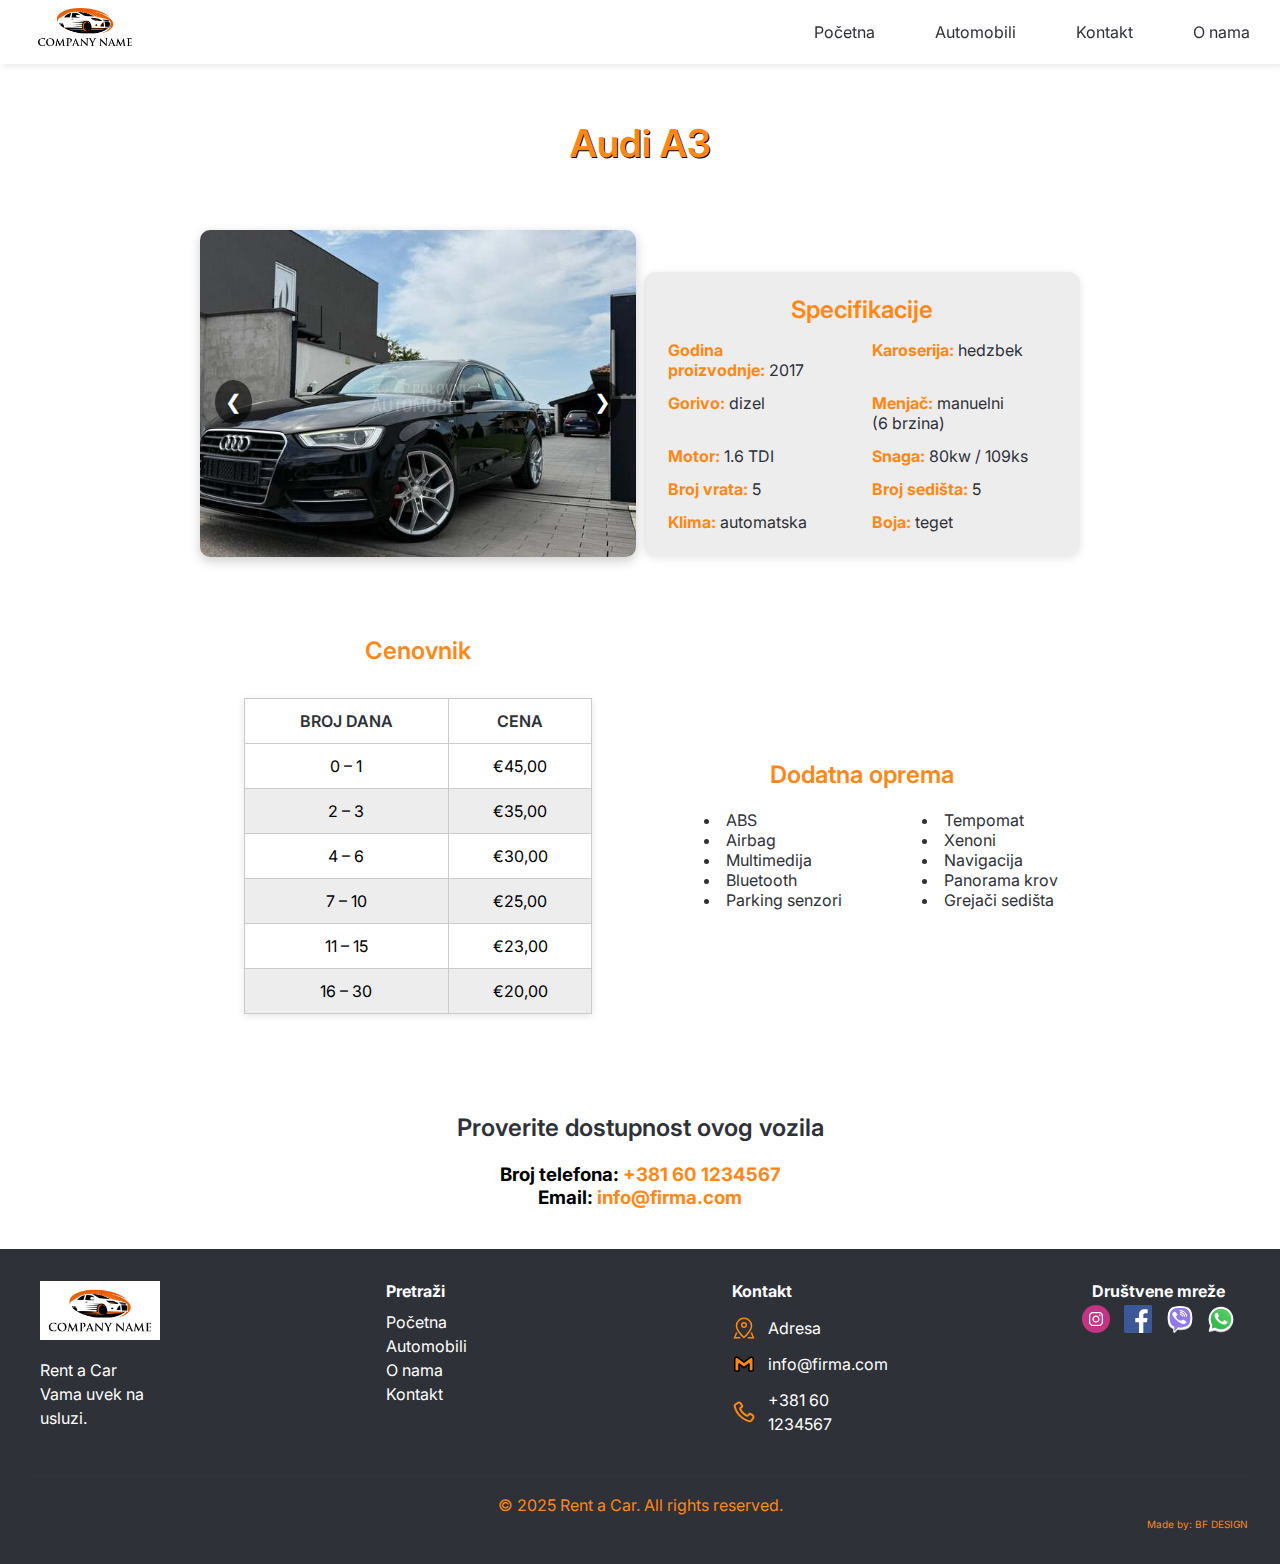
<file: automobili/a3.html>
<!DOCTYPE html>
<html>
    <head>
        <meta charset="UTF-8">
       <!-- <meta http-equiv="X-UA-Compatible" content="IE=edge"> -->
        <meta name="viewport" content="width=device-width, initial-scale=1.0">
        <title>Rent automobila</title>
        <link rel="icon" type="image/jpg" href="images/logo.png"/>
        <link rel="stylesheet" href="../style.css">
        <link rel="preconnect" href="https://fonts.googleapis.com">
        <link rel="preconnect" href="https://fonts.gstatic.com" crossorigin>
        <link href="https://fonts.googleapis.com/css2?family=Inter:wght@400;500;600;700&display=swap" rel="stylesheet">
    </head>
    
    <body>
    <div class="page-wrapper">
       <nav>
            <ul class="sidebar">
                <li onclick=hideSidebar()><a href="javascript:void(0)"><svg xmlns="http://www.w3.org/2000/svg" height="24px" viewBox="0 -960 960 960" width="24px" fill="#1f1f1f"><path d="m256-200-56-56 224-224-224-224 56-56 224 224 224-224 56 56-224 224 224 224-56 56-224-224-224 224Z"/></svg></a></li>
                <li><a href="../index.html">Početna</a></li>
                <li><a href="../ponuda.html">Automobili</a></li>
                <li><a href="../kontakt.html">Kontakt</a></li>
                <li><a href="../oNama.html">O nama</a></li>
            </ul>

            <ul>
                <li class="logo"><a href="../index.html"><img id="logo" src="../images/logo.png" alt="logo" /></a></li>
                <li class="hideOnMobile"><a href="../index.html">Početna</a></li>
                <li class="hideOnMobile"><a href="../ponuda.html">Automobili</a></li>
                <li class="hideOnMobile"><a href="../kontakt.html">Kontakt</a></li>
                <li class="hideOnMobile"><a href="../oNama.html">O nama</a></li>
                <li class="menuButton" onclick=showSidebar()><a href="javascript:void(0)"><svg xmlns="http://www.w3.org/2000/svg" height="24" viewBox="0 -960 960 960" width="24" fill="#1f1f1f"><path d="M120-240v-80h720v80H120Zm0-200v-80h720v80H120Zm0-200v-80h720v80H120Z"/></svg></a></li>
            </ul>
       </nav>
       <h1 id="n_kontakt">Audi A3</h1>
       <div class="auto">
        <div class="slider">
            <img src="../images/automobili/a31.jpg" class="active" alt="Spoljašnji izgled">
            <img src="../images/automobili/a32.jpg" alt="Unutrašnjost">
            <img src="../images/automobili/a33.jpg" alt="Zadnja strana">
            <img src="../images/automobili/a34.jpg" alt="Unutrašnjost">
            <img src="../images/automobili/a35.jpg" alt="Zadnja strana">
            <button class="prev">&#10094;</button>
            <button class="next">&#10095;</button>
        </div>
        <div class="detalji">
    <h2>Specifikacije</h2>
    <ul class="specs">
    <li><strong>Godina proizvodnje:</strong> 2017</li>
    <li><strong>Karoserija:</strong> hedzbek</li>
    <li><strong>Gorivo:</strong> dizel</li>
    <li><strong>Menjač:</strong> manuelni (6 brzina)</li>
    <li><strong>Motor:</strong> 1.6 TDI</li>
    <li><strong>Snaga:</strong> 80kw / 109ks</li>
    <li><strong>Broj vrata:</strong> 5</li>
    <li><strong>Broj sedišta:</strong> 5</li>
    <li><strong>Klima:</strong> automatska</li>
    <li><strong>Boja:</strong> teget</li>
    </ul>
    </div>
    <div class="cenovnik-blok">
      <h2>Cenovnik</h2>
      <table class="cenovnik">
        <thead>
          <tr>
            <th>BROJ DANA</th>
            <th>CENA</th>
          </tr>
        </thead>
        <tbody>
          <tr>
            <td>0 – 1</td>
            <td>€45,00</td>
          </tr>
          <tr>
            <td>2 – 3</td>
            <td>€35,00</td>
          </tr>
          <tr>
            <td>4 – 6</td>
            <td>€30,00</td>
          </tr>
          <tr>
            <td>7 – 10</td>
            <td>€25,00</td>
          </tr>
          <tr>
            <td>11 – 15</td>
            <td>€23,00</td>
          </tr>
          <tr>
            <td>16 – 30</td>
            <td>€20,00</td>
          </tr>
         </tbody>
        </table>
        </div>
        <div class="oprema">
  <h2>Dodatna oprema</h2>
  <ul>
    <li>ABS</li>
    <li>Airbag</li>
    <li>Multimedija</li>
    <li>Bluetooth</li>
    <li>Parking senzori</li>
    <li>Tempomat</li>
    <li>Xenoni</li>
    <li>Navigacija</li>
    <li>Panorama krov</li>
    <li>Grejači sedišta</li>
  </ul>
</div>

        

       </div>
      <div id="proveri">
        <h2>Proverite dostupnost ovog vozila</h2> <br><h3>Broj telefona:<a href="tel:+381601234567"> +381 60 1234567</a></h3><h3> Email: <a href="mailto:info@firma.com">info@firma.com</a></h3>
       </div>
       



 </div>
<footer class="footer">
  <div class="footer-container">
    
   
    <div class="footer-section about">
      <img src="../images/logo.png" alt="Logo" class="logo" />
      <p>Rent a Car<br> Vama uvek na usluzi.</p>
    </div>

    
    <div class="footer-section links">
      <h4>Pretraži</h4>
      <ul>
        <li><a href="index.html">Početna</a></li>
        <li><a href="ponuda.html">Automobili</a></li>
        <li><a href="oNama.html">O nama</a></li>
        <li><a href="kontakt.html">Kontakt</a></li>
      </ul>
    </div>

    <div class="footer-section contact">
        <h4>Kontakt</h4>

            <p>
                <svg height="24px" viewBox="0 0 1024 1024" xmlns="http://www.w3.org/2000/svg">
                <path d="M800 416a288 288 0 1 0-576 0c0 118.144 94.528 272.128 288 456.576C705.472 688.128 800 534.144 800 416zM512 960C277.312 746.688 160 565.312 160 416a352 352 0 0 1 704 0c0 149.312-117.312 330.688-352 544z"/>
                <path d="M512 448a64 64 0 1 0 0-128 64 64 0 0 0 0 128zm0 64a128 128 0 1 1 0-256 128 128 0 0 1 0 256zm345.6 192L960 960H672v-64H352v64H64l102.4-256h691.2zm-68.928 0H235.328l-76.8 192h706.944l-76.8-192z"/>
                </svg>
                <a href="https://www.google.com/maps">Adresa</a>
            </p>

            <p>
                <svg height="24px" viewBox="0 0 192 192" xmlns="http://www.w3.org/2000/svg" fill="var(--color5)">
                <path stroke="var(--color7)" stroke-linejoin="round" stroke-width="12" d="M22 57.265V142c0 5.523 4.477 10 10 10h24V95.056l40 30.278 40-30.278V152h24c5.523 0 10-4.477 10-10V57.265c0-13.233-15.15-20.746-25.684-12.736L96 81.265 47.684 44.53C37.15 36.519 22 44.032 22 57.265Z"/>
                </svg>
                <a href="mailto:info@firma.com">info@firma.com</a>
            </p>

            <p>
                <svg height="24px" viewBox="0 0 24 24" fill="var(--color5)" xmlns="http://www.w3.org/2000/svg">
                <path fill-rule="evenodd" clip-rule="evenodd" d="M17.3545 22.2323C15.3344 21.7262 11.1989 20.2993 7.44976 16.5502C3.70065 12.8011 2.2738 8.66559 1.76767 6.6455C1.47681 5.48459 2.00058 4.36434 2.88869 3.72997L5.21694 2.06693C6.57922 1.09388 8.47432 1.42407 9.42724 2.80051L10.893 4.91776C11.5152 5.8165 11.3006 7.0483 10.4111 7.68365L9.24234 8.51849C9.41923 9.1951 9.96939 10.5846 11.6924 12.3076C13.4154 14.0306 14.8049 14.5807 15.4815 14.7576L16.3163 13.5888C16.9517 12.6994 18.1835 12.4847 19.0822 13.1069L21.1995 14.5727C22.5759 15.5257 22.9061 17.4207 21.933 18.783L20.27 21.1113C19.6356 21.9994 18.5154 22.5232 17.3545 22.2323ZM8.86397 15.136C12.2734 18.5454 16.0358 19.8401 17.8405 20.2923C18.1043 20.3583 18.4232 20.2558 18.6425 19.9488L20.3056 17.6205C20.6299 17.1665 20.5199 16.5348 20.061 16.2171L17.9438 14.7513L17.0479 16.0056C16.6818 16.5182 16.0047 16.9202 15.2163 16.7501C14.2323 16.5378 12.4133 15.8569 10.2782 13.7218C8.1431 11.5867 7.46219 9.7677 7.24987 8.7837C7.07977 7.9953 7.48181 7.31821 7.99439 6.95208L9.24864 6.05618L7.78285 3.93893C7.46521 3.48011 6.83351 3.37005 6.37942 3.6944L4.05117 5.35744C3.74413 5.57675 3.64162 5.89565 3.70771 6.15943C4.15989 7.96418 5.45459 11.7266 8.86397 15.136Z" fill="var(--color5)"/>
                </svg>
                <a href="tel:+381601234567">+381 60 1234567</a>
            </p>
        </div>
            <div class="social-icons">
                <h4>Društvene mreže</h4>
                <a href="https://instagram.com" target="_blank">
                <?xml version="1.0" encoding="utf-8"?>
                <!-- License: MIT. Made by Garuda Technology: https://github.com/garudatechnologydevelopers/sketch-icons -->
                <svg width="24px" height="24px" viewBox="0 0 48 48" fill="none" xmlns="http://www.w3.org/2000/svg">
                <circle cx="24" cy="24" r="24" fill="#C13584"/>
                <path d="M24 14.1622C27.2041 14.1622 27.5837 14.1744 28.849 14.2321C30.019 14.2855 30.6544 14.481 31.0773 14.6453C31.6374 14.863 32.0371 15.123 32.457 15.5429C32.877 15.9629 33.137 16.3626 33.3547 16.9227C33.519 17.3456 33.7145 17.981 33.7679 19.1509C33.8256 20.4163 33.8378 20.7958 33.8378 23.9999C33.8378 27.2041 33.8256 27.5836 33.7679 28.849C33.7145 30.019 33.519 30.6543 33.3547 31.0772C33.137 31.6373 32.877 32.0371 32.4571 32.457C32.0371 32.8769 31.6374 33.1369 31.0773 33.3546C30.6544 33.519 30.019 33.7144 28.849 33.7678C27.5839 33.8255 27.2044 33.8378 24 33.8378C20.7956 33.8378 20.4162 33.8255 19.151 33.7678C17.981 33.7144 17.3456 33.519 16.9227 33.3546C16.3626 33.1369 15.9629 32.8769 15.543 32.457C15.1231 32.0371 14.863 31.6373 14.6453 31.0772C14.481 30.6543 14.2855 30.019 14.2321 28.849C14.1744 27.5836 14.1622 27.2041 14.1622 23.9999C14.1622 20.7958 14.1744 20.4163 14.2321 19.1509C14.2855 17.981 14.481 17.3456 14.6453 16.9227C14.863 16.3626 15.123 15.9629 15.543 15.543C15.9629 15.123 16.3626 14.863 16.9227 14.6453C17.3456 14.481 17.981 14.2855 19.151 14.2321C20.4163 14.1744 20.7959 14.1622 24 14.1622ZM24 12C20.741 12 20.3323 12.0138 19.0524 12.0722C17.7752 12.1305 16.9028 12.3333 16.1395 12.63C15.3504 12.9366 14.6812 13.3469 14.0141 14.0141C13.3469 14.6812 12.9366 15.3504 12.63 16.1395C12.3333 16.9028 12.1305 17.7751 12.0722 19.0524C12.0138 20.3323 12 20.741 12 23.9999C12 27.259 12.0138 27.6676 12.0722 28.9475C12.1305 30.2248 12.3333 31.0971 12.63 31.8604C12.9366 32.6495 13.3469 33.3187 14.0141 33.9859C14.6812 34.653 15.3504 35.0633 16.1395 35.3699C16.9028 35.6666 17.7752 35.8694 19.0524 35.9277C20.3323 35.9861 20.741 35.9999 24 35.9999C27.259 35.9999 27.6677 35.9861 28.9476 35.9277C30.2248 35.8694 31.0972 35.6666 31.8605 35.3699C32.6496 35.0633 33.3188 34.653 33.9859 33.9859C34.653 33.3187 35.0634 32.6495 35.37 31.8604C35.6667 31.0971 35.8695 30.2248 35.9278 28.9475C35.9862 27.6676 36 27.259 36 23.9999C36 20.741 35.9862 20.3323 35.9278 19.0524C35.8695 17.7751 35.6667 16.9028 35.37 16.1395C35.0634 15.3504 34.653 14.6812 33.9859 14.0141C33.3188 13.3469 32.6496 12.9366 31.8605 12.63C31.0972 12.3333 30.2248 12.1305 28.9476 12.0722C27.6677 12.0138 27.259 12 24 12Z" fill="white"/>
                <path d="M24.0059 17.8433C20.6026 17.8433 17.8438 20.6021 17.8438 24.0054C17.8438 27.4087 20.6026 30.1675 24.0059 30.1675C27.4092 30.1675 30.1681 27.4087 30.1681 24.0054C30.1681 20.6021 27.4092 17.8433 24.0059 17.8433ZM24.0059 28.0054C21.7968 28.0054 20.0059 26.2145 20.0059 24.0054C20.0059 21.7963 21.7968 20.0054 24.0059 20.0054C26.2151 20.0054 28.0059 21.7963 28.0059 24.0054C28.0059 26.2145 26.2151 28.0054 24.0059 28.0054Z" fill="white"/>
                <path d="M31.8507 17.5963C31.8507 18.3915 31.206 19.0363 30.4107 19.0363C29.6154 19.0363 28.9707 18.3915 28.9707 17.5963C28.9707 16.801 29.6154 16.1562 30.4107 16.1562C31.206 16.1562 31.8507 16.801 31.8507 17.5963Z" fill="white"/>
                </svg></a>
                

                <a href="https://facebook.com" target="_blank">
                <svg height="24px" viewBox="0 0 266.895 266.895" xmlns="http://www.w3.org/2000/svg">
                    <path d="M252.164 266.895c8.134 0 14.729-6.596 14.729-14.73V14.73c0-8.137-6.596-14.73-14.729-14.73H14.73C6.593 0 0 6.594 0 14.73v237.434c0 8.135 6.593 14.73 14.73 14.73h237.434z" fill="#3b5998"/>
                    <path d="M184.152 266.895V163.539h34.692l5.194-40.28h-39.887V97.542c0-11.662 3.238-19.609 19.962-19.609l21.329-.01V41.897c-3.689-.49-16.351-1.587-31.08-1.587-30.753 0-51.807 18.771-51.807 53.244v29.705h-34.781v40.28h34.781v103.355h41.597z" fill="var(--color2)"/>
                </svg></a>
                <a href="https://www.viber.com/" target="_blank"><?xml version="1.0" encoding="utf-8"?>
            <!-- License: MIT. Made by Garuda Technology: https://github.com/garudatechnologydevelopers/sketch-icons -->
        <svg width="24px" height="24px" viewBox="0 0 32 32" fill="none" xmlns="http://www.w3.org/2000/svg">
        <path fill-rule="evenodd" clip-rule="evenodd" d="M30 15.3785C30 6.20699 26.7692 2 16 2C5.23077 2 2 6.20699 2 15.3785C2 21.9055 3.63629 25.9182 8.46154 27.6895V30.7774C8.46154 31.9141 9.88769 32.4332 10.6264 31.5656L13.1164 28.6411C14.0113 28.7185 14.9713 28.7569 16 28.7569C26.7692 28.7569 30 24.5499 30 15.3785ZM13.7113 26.5316C14.4251 26.5882 15.1872 26.6164 16 26.6164C25.1124 26.6164 27.8462 23.0825 27.8462 15.3785C27.8462 7.67443 25.1124 4.14055 16 4.14055C6.88757 4.14055 4.15385 7.67443 4.15385 15.3785C4.15385 20.8239 5.51965 24.1859 9.53846 25.6891V30.2639C9.53846 30.6627 10.0389 30.8449 10.2981 30.5404L13.7113 26.5316Z" fill="#BFC8D0"/>
        <path d="M16 25.8548C15.1766 25.8548 14.4047 25.8262 13.6815 25.7685L10.224 29.845C9.96145 30.1546 9.45455 29.9693 9.45455 29.5638V24.9119C5.38354 23.3834 4 19.9647 4 14.4274C4 6.59346 6.76923 3 16 3C25.2308 3 28 6.59346 28 14.4274C28 22.2613 25.2308 25.8548 16 25.8548Z" fill="#9179EE"/>
        <path fill-rule="evenodd" clip-rule="evenodd" d="M30 14.3785C30 5.20699 26.7692 1 16 1C5.23077 1 2 5.20699 2 14.3785C2 20.9055 3.63629 24.9182 8.46154 26.6895V29.7774C8.46154 30.9141 9.88769 31.4332 10.6264 30.5656L13.1164 27.6411C14.0113 27.7185 14.9713 27.7569 16 27.7569C26.7692 27.7569 30 23.5499 30 14.3785ZM13.7113 25.5316C14.4251 25.5882 15.1872 25.6164 16 25.6164C25.1124 25.6164 27.8462 22.0825 27.8462 14.3785C27.8462 6.67443 25.1124 3.14055 16 3.14055C6.88757 3.14055 4.15385 6.67443 4.15385 14.3785C4.15385 19.8239 5.51965 23.1859 9.53846 24.6891V29.2639C9.53846 29.6627 10.0389 29.8449 10.2981 29.5404L13.7113 25.5316Z" fill="white"/>
        <path d="M11.5432 12.1345L11.5026 12.157L11.4668 12.1866C11.1902 12.4154 10.7756 13.0434 11.1388 13.8197C11.4414 14.4665 12.1157 15.7874 13.3005 16.7826C14.4592 17.756 15.6965 18.2795 16.5092 18.4509L16.5603 18.4617H16.6069C16.6091 18.4619 16.614 18.4624 16.6219 18.4636C16.6412 18.4663 16.6645 18.4703 16.7012 18.4767L16.7874 17.9842L16.7012 18.4767C16.7075 18.4778 16.714 18.479 16.7208 18.4802C16.9709 18.5244 17.5704 18.6304 18.0729 18.1297C18.3954 17.8083 18.6898 17.4732 18.8165 17.3225C18.9055 17.2413 19.1956 17.0731 19.5626 17.1972C20.2576 17.4321 21.0839 17.9621 21.4833 18.2308C21.7925 18.439 22.4924 18.9404 22.8079 19.1682L22.8082 19.1684C22.8344 19.1873 22.8959 19.2493 22.9291 19.3354C22.9557 19.4042 22.97 19.4988 22.9061 19.6357C22.7875 19.8895 22.4266 20.374 21.9378 20.7978C21.4401 21.2294 20.9222 21.5 20.5072 21.5C20.5087 21.5 20.5072 21.4998 20.5025 21.4992C20.484 21.4967 20.4153 21.4874 20.2792 21.4568C20.1262 21.4225 19.9195 21.3686 19.6669 21.2926C19.1622 21.1407 18.485 20.904 17.7029 20.5675C16.1375 19.8941 14.1668 18.8277 12.3218 17.2572C11.1613 16.2694 10.0664 14.9036 9.2138 13.6251C8.35407 12.3358 7.77896 11.1932 7.62244 10.6655L7.61148 10.6285L7.595 10.5937C7.55603 10.5114 7.50112 10.3355 7.50002 10.136C7.49895 9.94333 7.54725 9.75923 7.67465 9.60657C8.09467 9.10322 8.53938 8.60859 9.52049 8.13395C9.61188 8.08974 9.75504 8.05076 9.89575 8.04849C10.04 8.04617 10.1152 8.082 10.1452 8.10835C10.5206 8.43751 11.1025 9.01857 11.4945 9.51513C11.6971 9.77164 11.9418 10.0975 12.1458 10.3806C12.2478 10.5222 12.3377 10.6506 12.4062 10.7527C12.4405 10.8039 12.4679 10.8462 12.4881 10.8788C12.5019 10.9012 12.5093 10.9143 12.5124 10.9199C12.5141 10.9256 12.5218 10.9498 12.5286 10.9939C12.5371 11.0494 12.5411 11.1177 12.5354 11.1891C12.5235 11.3351 12.4755 11.4524 12.3892 11.5315C12.0962 11.7998 11.699 12.0482 11.5432 12.1345ZM16.2766 6.51613C16.2769 6.51585 16.2772 6.51557 16.2775 6.51527C16.2847 6.50852 16.2994 6.5 16.3226 6.5C20.3145 6.5 23.4984 9.53785 23.5 13.223C23.4994 13.2239 23.4983 13.2251 23.4967 13.2267C23.4895 13.2334 23.4747 13.2419 23.4516 13.2419C23.4285 13.2419 23.4137 13.2334 23.4065 13.2267C23.4049 13.2251 23.4039 13.2239 23.4032 13.223C23.4016 9.49946 20.2032 6.53226 16.3226 6.53226C16.2994 6.53226 16.2847 6.52374 16.2775 6.51699C16.2772 6.51669 16.2769 6.5164 16.2766 6.51613ZM16.2775 10.646C16.2772 10.6457 16.2769 10.6454 16.2766 10.6452C16.2769 10.6449 16.2772 10.6446 16.2775 10.6443C16.2847 10.6376 16.2994 10.629 16.3226 10.629C17.8916 10.629 19.1113 11.8182 19.1129 13.223C19.1123 13.2239 19.1112 13.2251 19.1096 13.2267C19.1024 13.2334 19.0877 13.2419 19.0645 13.2419C19.0414 13.2419 19.0266 13.2334 19.0194 13.2267C19.0178 13.2251 19.0168 13.2239 19.0161 13.223C19.0145 11.7799 17.7803 10.6613 16.3226 10.6613C16.2994 10.6613 16.2847 10.6528 16.2775 10.646ZM16.2775 8.5815C16.2772 8.58121 16.2769 8.58092 16.2766 8.58065C16.2769 8.58037 16.2772 8.58008 16.2775 8.57979C16.2847 8.57304 16.2994 8.56452 16.3226 8.56452C19.1031 8.56452 21.3048 10.678 21.3065 13.223C21.3058 13.2239 21.3048 13.2251 21.3032 13.2267C21.296 13.2334 21.2812 13.2419 21.2581 13.2419C21.2349 13.2419 21.2201 13.2334 21.213 13.2267C21.2114 13.2251 21.2103 13.2239 21.2097 13.223C21.2081 10.6397 18.9917 8.59677 16.3226 8.59677C16.2994 8.59677 16.2847 8.58825 16.2775 8.5815Z" fill="white" stroke="white" stroke-linecap="round"/>
          </svg></a>
          <a href="https://www.whatsapp.com/" target="_blank"><?xml version="1.0" encoding="utf-8"?>
          <!-- License: MIT. Made by Garuda Technology: https://github.com/garudatechnologydevelopers/sketch-icons -->
          <svg width="24px" height="24px" viewBox="0 0 32 32" fill="none" xmlns="http://www.w3.org/2000/svg">
          <path fill-rule="evenodd" clip-rule="evenodd" d="M16 31C23.732 31 30 24.732 30 17C30 9.26801 23.732 3 16 3C8.26801 3 2 9.26801 2 17C2 19.5109 2.661 21.8674 3.81847 23.905L2 31L9.31486 29.3038C11.3014 30.3854 13.5789 31 16 31ZM16 28.8462C22.5425 28.8462 27.8462 23.5425 27.8462 17C27.8462 10.4576 22.5425 5.15385 16 5.15385C9.45755 5.15385 4.15385 10.4576 4.15385 17C4.15385 19.5261 4.9445 21.8675 6.29184 23.7902L5.23077 27.7692L9.27993 26.7569C11.1894 28.0746 13.5046 28.8462 16 28.8462Z" fill="#BFC8D0"/>
          <path d="M28 16C28 22.6274 22.6274 28 16 28C13.4722 28 11.1269 27.2184 9.19266 25.8837L5.09091 26.9091L6.16576 22.8784C4.80092 20.9307 4 18.5589 4 16C4 9.37258 9.37258 4 16 4C22.6274 4 28 9.37258 28 16Z" fill="url(#paint0_linear_87_7264)"/>
          <path fill-rule="evenodd" clip-rule="evenodd" d="M16 30C23.732 30 30 23.732 30 16C30 8.26801 23.732 2 16 2C8.26801 2 2 8.26801 2 16C2 18.5109 2.661 20.8674 3.81847 22.905L2 30L9.31486 28.3038C11.3014 29.3854 13.5789 30 16 30ZM16 27.8462C22.5425 27.8462 27.8462 22.5425 27.8462 16C27.8462 9.45755 22.5425 4.15385 16 4.15385C9.45755 4.15385 4.15385 9.45755 4.15385 16C4.15385 18.5261 4.9445 20.8675 6.29184 22.7902L5.23077 26.7692L9.27993 25.7569C11.1894 27.0746 13.5046 27.8462 16 27.8462Z" fill="white"/>
          <path d="M12.5 9.49989C12.1672 8.83131 11.6565 8.8905 11.1407 8.8905C10.2188 8.8905 8.78125 9.99478 8.78125 12.05C8.78125 13.7343 9.52345 15.578 12.0244 18.3361C14.438 20.9979 17.6094 22.3748 20.2422 22.3279C22.875 22.2811 23.4167 20.0154 23.4167 19.2503C23.4167 18.9112 23.2062 18.742 23.0613 18.696C22.1641 18.2654 20.5093 17.4631 20.1328 17.3124C19.7563 17.1617 19.5597 17.3656 19.4375 17.4765C19.0961 17.8018 18.4193 18.7608 18.1875 18.9765C17.9558 19.1922 17.6103 19.083 17.4665 19.0015C16.9374 18.7892 15.5029 18.1511 14.3595 17.0426C12.9453 15.6718 12.8623 15.2001 12.5959 14.7803C12.3828 14.4444 12.5392 14.2384 12.6172 14.1483C12.9219 13.7968 13.3426 13.254 13.5313 12.9843C13.7199 12.7145 13.5702 12.305 13.4803 12.05C13.0938 10.953 12.7663 10.0347 12.5 9.49989Z" fill="white"/>
          <defs>
          <linearGradient id="paint0_linear_87_7264" x1="26.5" y1="7" x2="4" y2="28" gradientUnits="userSpaceOnUse">
          <stop stop-color="#5BD066"/>
          <stop offset="1" stop-color="#27B43E"/>
          </linearGradient>
          </defs>
          </svg></a>
            </div>
            
            
    </div>
    <div class="footer-bottom">
        <p>© 2025 Rent a Car. All rights reserved.<p id="design">Made by: BF DESIGN</p></p>
    </div>
</footer>
    <script src="../script.js"></script>

    </body>

</html>
</file>
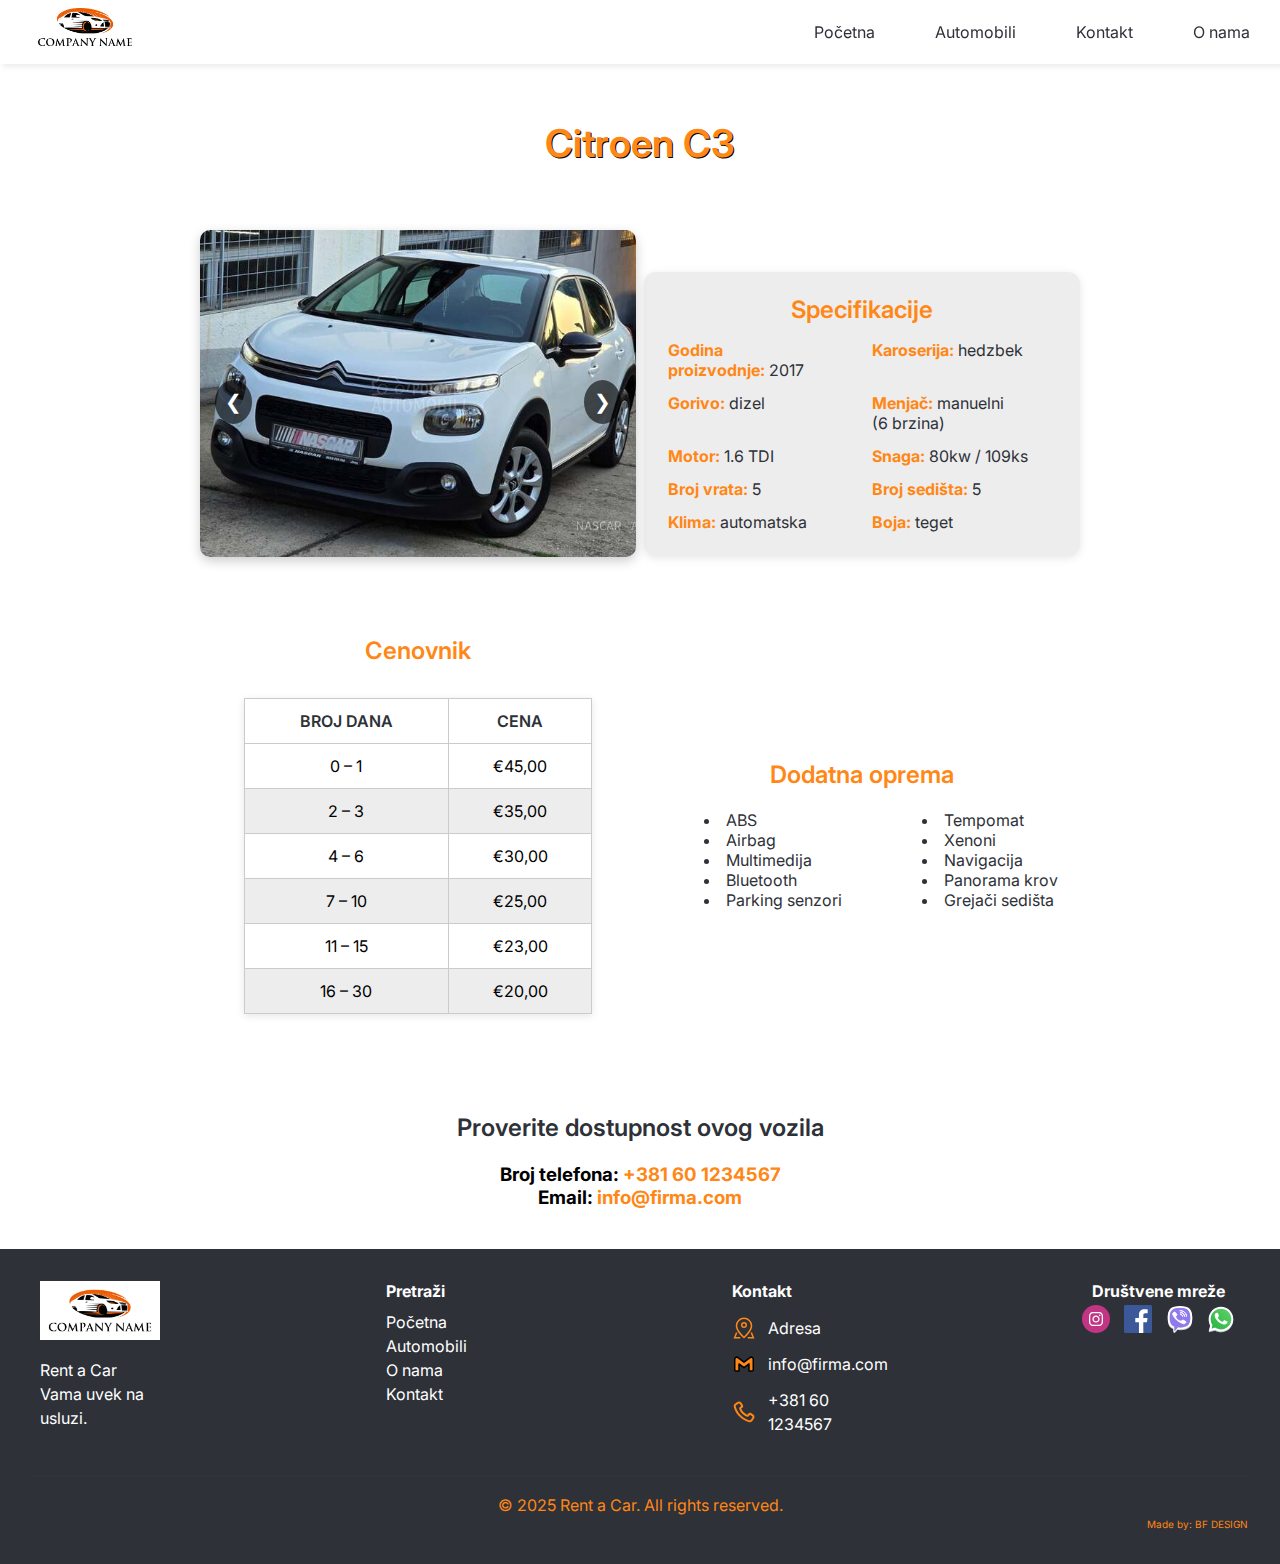
<file: automobili/c3.html>
<!DOCTYPE html>
<html>
    <head>
        <meta charset="UTF-8">
       <!-- <meta http-equiv="X-UA-Compatible" content="IE=edge"> -->
        <meta name="viewport" content="width=device-width, initial-scale=1.0">
        <title>Rent automobila</title>
        <link rel="icon" type="image/jpg" href="images/logo.png"/>
        <link rel="stylesheet" href="../style.css">
        <link rel="preconnect" href="https://fonts.googleapis.com">
        <link rel="preconnect" href="https://fonts.gstatic.com" crossorigin>
        <link href="https://fonts.googleapis.com/css2?family=Inter:wght@400;500;600;700&display=swap" rel="stylesheet">
    </head>
    
    <body>
    <div class="page-wrapper">
       <nav>
            <ul class="sidebar">
                <li onclick=hideSidebar()><a href="javascript:void(0)"><svg xmlns="http://www.w3.org/2000/svg" height="24px" viewBox="0 -960 960 960" width="24px" fill="#1f1f1f"><path d="m256-200-56-56 224-224-224-224 56-56 224 224 224-224 56 56-224 224 224 224-56 56-224-224-224 224Z"/></svg></a></li>
                <li><a href="../index.html">Početna</a></li>
                <li><a href="../ponuda.html">Automobili</a></li>
                <li><a href="../kontakt.html">Kontakt</a></li>
                <li><a href="../oNama.html">O nama</a></li>
            </ul>

            <ul>
                <li class="logo"><a href="../index.html"><img id="logo" src="../images/logo.png" alt="logo" /></a></li>
                <li class="hideOnMobile"><a href="../index.html">Početna</a></li>
                <li class="hideOnMobile"><a href="../ponuda.html">Automobili</a></li>
                <li class="hideOnMobile"><a href="../kontakt.html">Kontakt</a></li>
                <li class="hideOnMobile"><a href="../oNama.html">O nama</a></li>
                <li class="menuButton" onclick=showSidebar()><a href="javascript:void(0)"><svg xmlns="http://www.w3.org/2000/svg" height="24" viewBox="0 -960 960 960" width="24" fill="#1f1f1f"><path d="M120-240v-80h720v80H120Zm0-200v-80h720v80H120Zm0-200v-80h720v80H120Z"/></svg></a></li>
            </ul>
       </nav>
       <h1 id="n_kontakt">Citroen C3</h1>
       <div class="auto">
        <div class="slider">
            <img src="../images/automobili/c31.jpg" class="active" alt="Spoljašnji izgled">
            <img src="../images/automobili/c32.jpg" alt="Unutrašnjost">
            <img src="../images/automobili/c33.jpg" alt="Zadnja strana">
            <img src="../images/automobili/c34.jpg" alt="Unutrašnjost">
            <img src="../images/automobili/c35.jpg" alt="Zadnja strana">
            <button class="prev">&#10094;</button>
            <button class="next">&#10095;</button>
        </div>
        <div class="detalji">
    <h2>Specifikacije</h2>
    <ul class="specs">
    <li><strong>Godina proizvodnje:</strong> 2017</li>
    <li><strong>Karoserija:</strong> hedzbek</li>
    <li><strong>Gorivo:</strong> dizel</li>
    <li><strong>Menjač:</strong> manuelni (6 brzina)</li>
    <li><strong>Motor:</strong> 1.6 TDI</li>
    <li><strong>Snaga:</strong> 80kw / 109ks</li>
    <li><strong>Broj vrata:</strong> 5</li>
    <li><strong>Broj sedišta:</strong> 5</li>
    <li><strong>Klima:</strong> automatska</li>
    <li><strong>Boja:</strong> teget</li>
    </ul>
    </div>
    <div class="cenovnik-blok">
      <h2>Cenovnik</h2>
      <table class="cenovnik">
        <thead>
          <tr>
            <th>BROJ DANA</th>
            <th>CENA</th>
          </tr>
        </thead>
        <tbody>
          <tr>
            <td>0 – 1</td>
            <td>€45,00</td>
          </tr>
          <tr>
            <td>2 – 3</td>
            <td>€35,00</td>
          </tr>
          <tr>
            <td>4 – 6</td>
            <td>€30,00</td>
          </tr>
          <tr>
            <td>7 – 10</td>
            <td>€25,00</td>
          </tr>
          <tr>
            <td>11 – 15</td>
            <td>€23,00</td>
          </tr>
          <tr>
            <td>16 – 30</td>
            <td>€20,00</td>
          </tr>
         </tbody>
        </table>
        </div>
        <div class="oprema">
  <h2>Dodatna oprema</h2>
  <ul>
    <li>ABS</li>
    <li>Airbag</li>
    <li>Multimedija</li>
    <li>Bluetooth</li>
    <li>Parking senzori</li>
    <li>Tempomat</li>
    <li>Xenoni</li>
    <li>Navigacija</li>
    <li>Panorama krov</li>
    <li>Grejači sedišta</li>
  </ul>
</div>

        

       </div>
      <div id="proveri">
        <h2>Proverite dostupnost ovog vozila</h2> <br><h3>Broj telefona:<a href="tel:+381601234567"> +381 60 1234567</a></h3><h3> Email: <a href="mailto:info@firma.com">info@firma.com</a></h3>
       </div>
       



 </div>
<footer class="footer">
  <div class="footer-container">
    
   
    <div class="footer-section about">
      <img src="../images/logo.png" alt="Logo" class="logo" />
      <p>Rent a Car<br> Vama uvek na usluzi.</p>
    </div>

    
    <div class="footer-section links">
      <h4>Pretraži</h4>
      <ul>
        <li><a href="index.html">Početna</a></li>
        <li><a href="ponuda.html">Automobili</a></li>
        <li><a href="oNama.html">O nama</a></li>
        <li><a href="kontakt.html">Kontakt</a></li>
      </ul>
    </div>

    <div class="footer-section contact">
        <h4>Kontakt</h4>

            <p>
                <svg height="24px" viewBox="0 0 1024 1024" xmlns="http://www.w3.org/2000/svg">
                <path d="M800 416a288 288 0 1 0-576 0c0 118.144 94.528 272.128 288 456.576C705.472 688.128 800 534.144 800 416zM512 960C277.312 746.688 160 565.312 160 416a352 352 0 0 1 704 0c0 149.312-117.312 330.688-352 544z"/>
                <path d="M512 448a64 64 0 1 0 0-128 64 64 0 0 0 0 128zm0 64a128 128 0 1 1 0-256 128 128 0 0 1 0 256zm345.6 192L960 960H672v-64H352v64H64l102.4-256h691.2zm-68.928 0H235.328l-76.8 192h706.944l-76.8-192z"/>
                </svg>
                <a href="https://www.google.com/maps">Adresa</a>
            </p>

            <p>
                <svg height="24px" viewBox="0 0 192 192" xmlns="http://www.w3.org/2000/svg" fill="var(--color5)">
                <path stroke="var(--color7)" stroke-linejoin="round" stroke-width="12" d="M22 57.265V142c0 5.523 4.477 10 10 10h24V95.056l40 30.278 40-30.278V152h24c5.523 0 10-4.477 10-10V57.265c0-13.233-15.15-20.746-25.684-12.736L96 81.265 47.684 44.53C37.15 36.519 22 44.032 22 57.265Z"/>
                </svg>
                <a href="mailto:info@firma.com">info@firma.com</a>
            </p>

            <p>
                <svg height="24px" viewBox="0 0 24 24" fill="var(--color5)" xmlns="http://www.w3.org/2000/svg">
                <path fill-rule="evenodd" clip-rule="evenodd" d="M17.3545 22.2323C15.3344 21.7262 11.1989 20.2993 7.44976 16.5502C3.70065 12.8011 2.2738 8.66559 1.76767 6.6455C1.47681 5.48459 2.00058 4.36434 2.88869 3.72997L5.21694 2.06693C6.57922 1.09388 8.47432 1.42407 9.42724 2.80051L10.893 4.91776C11.5152 5.8165 11.3006 7.0483 10.4111 7.68365L9.24234 8.51849C9.41923 9.1951 9.96939 10.5846 11.6924 12.3076C13.4154 14.0306 14.8049 14.5807 15.4815 14.7576L16.3163 13.5888C16.9517 12.6994 18.1835 12.4847 19.0822 13.1069L21.1995 14.5727C22.5759 15.5257 22.9061 17.4207 21.933 18.783L20.27 21.1113C19.6356 21.9994 18.5154 22.5232 17.3545 22.2323ZM8.86397 15.136C12.2734 18.5454 16.0358 19.8401 17.8405 20.2923C18.1043 20.3583 18.4232 20.2558 18.6425 19.9488L20.3056 17.6205C20.6299 17.1665 20.5199 16.5348 20.061 16.2171L17.9438 14.7513L17.0479 16.0056C16.6818 16.5182 16.0047 16.9202 15.2163 16.7501C14.2323 16.5378 12.4133 15.8569 10.2782 13.7218C8.1431 11.5867 7.46219 9.7677 7.24987 8.7837C7.07977 7.9953 7.48181 7.31821 7.99439 6.95208L9.24864 6.05618L7.78285 3.93893C7.46521 3.48011 6.83351 3.37005 6.37942 3.6944L4.05117 5.35744C3.74413 5.57675 3.64162 5.89565 3.70771 6.15943C4.15989 7.96418 5.45459 11.7266 8.86397 15.136Z" fill="var(--color5)"/>
                </svg>
                <a href="tel:+381601234567">+381 60 1234567</a>
            </p>
        </div>
            <div class="social-icons">
                <h4>Društvene mreže</h4>
                <a href="https://instagram.com" target="_blank">
                <?xml version="1.0" encoding="utf-8"?>
                <!-- License: MIT. Made by Garuda Technology: https://github.com/garudatechnologydevelopers/sketch-icons -->
                <svg width="24px" height="24px" viewBox="0 0 48 48" fill="none" xmlns="http://www.w3.org/2000/svg">
                <circle cx="24" cy="24" r="24" fill="#C13584"/>
                <path d="M24 14.1622C27.2041 14.1622 27.5837 14.1744 28.849 14.2321C30.019 14.2855 30.6544 14.481 31.0773 14.6453C31.6374 14.863 32.0371 15.123 32.457 15.5429C32.877 15.9629 33.137 16.3626 33.3547 16.9227C33.519 17.3456 33.7145 17.981 33.7679 19.1509C33.8256 20.4163 33.8378 20.7958 33.8378 23.9999C33.8378 27.2041 33.8256 27.5836 33.7679 28.849C33.7145 30.019 33.519 30.6543 33.3547 31.0772C33.137 31.6373 32.877 32.0371 32.4571 32.457C32.0371 32.8769 31.6374 33.1369 31.0773 33.3546C30.6544 33.519 30.019 33.7144 28.849 33.7678C27.5839 33.8255 27.2044 33.8378 24 33.8378C20.7956 33.8378 20.4162 33.8255 19.151 33.7678C17.981 33.7144 17.3456 33.519 16.9227 33.3546C16.3626 33.1369 15.9629 32.8769 15.543 32.457C15.1231 32.0371 14.863 31.6373 14.6453 31.0772C14.481 30.6543 14.2855 30.019 14.2321 28.849C14.1744 27.5836 14.1622 27.2041 14.1622 23.9999C14.1622 20.7958 14.1744 20.4163 14.2321 19.1509C14.2855 17.981 14.481 17.3456 14.6453 16.9227C14.863 16.3626 15.123 15.9629 15.543 15.543C15.9629 15.123 16.3626 14.863 16.9227 14.6453C17.3456 14.481 17.981 14.2855 19.151 14.2321C20.4163 14.1744 20.7959 14.1622 24 14.1622ZM24 12C20.741 12 20.3323 12.0138 19.0524 12.0722C17.7752 12.1305 16.9028 12.3333 16.1395 12.63C15.3504 12.9366 14.6812 13.3469 14.0141 14.0141C13.3469 14.6812 12.9366 15.3504 12.63 16.1395C12.3333 16.9028 12.1305 17.7751 12.0722 19.0524C12.0138 20.3323 12 20.741 12 23.9999C12 27.259 12.0138 27.6676 12.0722 28.9475C12.1305 30.2248 12.3333 31.0971 12.63 31.8604C12.9366 32.6495 13.3469 33.3187 14.0141 33.9859C14.6812 34.653 15.3504 35.0633 16.1395 35.3699C16.9028 35.6666 17.7752 35.8694 19.0524 35.9277C20.3323 35.9861 20.741 35.9999 24 35.9999C27.259 35.9999 27.6677 35.9861 28.9476 35.9277C30.2248 35.8694 31.0972 35.6666 31.8605 35.3699C32.6496 35.0633 33.3188 34.653 33.9859 33.9859C34.653 33.3187 35.0634 32.6495 35.37 31.8604C35.6667 31.0971 35.8695 30.2248 35.9278 28.9475C35.9862 27.6676 36 27.259 36 23.9999C36 20.741 35.9862 20.3323 35.9278 19.0524C35.8695 17.7751 35.6667 16.9028 35.37 16.1395C35.0634 15.3504 34.653 14.6812 33.9859 14.0141C33.3188 13.3469 32.6496 12.9366 31.8605 12.63C31.0972 12.3333 30.2248 12.1305 28.9476 12.0722C27.6677 12.0138 27.259 12 24 12Z" fill="white"/>
                <path d="M24.0059 17.8433C20.6026 17.8433 17.8438 20.6021 17.8438 24.0054C17.8438 27.4087 20.6026 30.1675 24.0059 30.1675C27.4092 30.1675 30.1681 27.4087 30.1681 24.0054C30.1681 20.6021 27.4092 17.8433 24.0059 17.8433ZM24.0059 28.0054C21.7968 28.0054 20.0059 26.2145 20.0059 24.0054C20.0059 21.7963 21.7968 20.0054 24.0059 20.0054C26.2151 20.0054 28.0059 21.7963 28.0059 24.0054C28.0059 26.2145 26.2151 28.0054 24.0059 28.0054Z" fill="white"/>
                <path d="M31.8507 17.5963C31.8507 18.3915 31.206 19.0363 30.4107 19.0363C29.6154 19.0363 28.9707 18.3915 28.9707 17.5963C28.9707 16.801 29.6154 16.1562 30.4107 16.1562C31.206 16.1562 31.8507 16.801 31.8507 17.5963Z" fill="white"/>
                </svg></a>
                

                <a href="https://facebook.com" target="_blank">
                <svg height="24px" viewBox="0 0 266.895 266.895" xmlns="http://www.w3.org/2000/svg">
                    <path d="M252.164 266.895c8.134 0 14.729-6.596 14.729-14.73V14.73c0-8.137-6.596-14.73-14.729-14.73H14.73C6.593 0 0 6.594 0 14.73v237.434c0 8.135 6.593 14.73 14.73 14.73h237.434z" fill="#3b5998"/>
                    <path d="M184.152 266.895V163.539h34.692l5.194-40.28h-39.887V97.542c0-11.662 3.238-19.609 19.962-19.609l21.329-.01V41.897c-3.689-.49-16.351-1.587-31.08-1.587-30.753 0-51.807 18.771-51.807 53.244v29.705h-34.781v40.28h34.781v103.355h41.597z" fill="var(--color2)"/>
                </svg></a>
                <a href="https://www.viber.com/" target="_blank"><?xml version="1.0" encoding="utf-8"?>
            <!-- License: MIT. Made by Garuda Technology: https://github.com/garudatechnologydevelopers/sketch-icons -->
        <svg width="24px" height="24px" viewBox="0 0 32 32" fill="none" xmlns="http://www.w3.org/2000/svg">
        <path fill-rule="evenodd" clip-rule="evenodd" d="M30 15.3785C30 6.20699 26.7692 2 16 2C5.23077 2 2 6.20699 2 15.3785C2 21.9055 3.63629 25.9182 8.46154 27.6895V30.7774C8.46154 31.9141 9.88769 32.4332 10.6264 31.5656L13.1164 28.6411C14.0113 28.7185 14.9713 28.7569 16 28.7569C26.7692 28.7569 30 24.5499 30 15.3785ZM13.7113 26.5316C14.4251 26.5882 15.1872 26.6164 16 26.6164C25.1124 26.6164 27.8462 23.0825 27.8462 15.3785C27.8462 7.67443 25.1124 4.14055 16 4.14055C6.88757 4.14055 4.15385 7.67443 4.15385 15.3785C4.15385 20.8239 5.51965 24.1859 9.53846 25.6891V30.2639C9.53846 30.6627 10.0389 30.8449 10.2981 30.5404L13.7113 26.5316Z" fill="#BFC8D0"/>
        <path d="M16 25.8548C15.1766 25.8548 14.4047 25.8262 13.6815 25.7685L10.224 29.845C9.96145 30.1546 9.45455 29.9693 9.45455 29.5638V24.9119C5.38354 23.3834 4 19.9647 4 14.4274C4 6.59346 6.76923 3 16 3C25.2308 3 28 6.59346 28 14.4274C28 22.2613 25.2308 25.8548 16 25.8548Z" fill="#9179EE"/>
        <path fill-rule="evenodd" clip-rule="evenodd" d="M30 14.3785C30 5.20699 26.7692 1 16 1C5.23077 1 2 5.20699 2 14.3785C2 20.9055 3.63629 24.9182 8.46154 26.6895V29.7774C8.46154 30.9141 9.88769 31.4332 10.6264 30.5656L13.1164 27.6411C14.0113 27.7185 14.9713 27.7569 16 27.7569C26.7692 27.7569 30 23.5499 30 14.3785ZM13.7113 25.5316C14.4251 25.5882 15.1872 25.6164 16 25.6164C25.1124 25.6164 27.8462 22.0825 27.8462 14.3785C27.8462 6.67443 25.1124 3.14055 16 3.14055C6.88757 3.14055 4.15385 6.67443 4.15385 14.3785C4.15385 19.8239 5.51965 23.1859 9.53846 24.6891V29.2639C9.53846 29.6627 10.0389 29.8449 10.2981 29.5404L13.7113 25.5316Z" fill="white"/>
        <path d="M11.5432 12.1345L11.5026 12.157L11.4668 12.1866C11.1902 12.4154 10.7756 13.0434 11.1388 13.8197C11.4414 14.4665 12.1157 15.7874 13.3005 16.7826C14.4592 17.756 15.6965 18.2795 16.5092 18.4509L16.5603 18.4617H16.6069C16.6091 18.4619 16.614 18.4624 16.6219 18.4636C16.6412 18.4663 16.6645 18.4703 16.7012 18.4767L16.7874 17.9842L16.7012 18.4767C16.7075 18.4778 16.714 18.479 16.7208 18.4802C16.9709 18.5244 17.5704 18.6304 18.0729 18.1297C18.3954 17.8083 18.6898 17.4732 18.8165 17.3225C18.9055 17.2413 19.1956 17.0731 19.5626 17.1972C20.2576 17.4321 21.0839 17.9621 21.4833 18.2308C21.7925 18.439 22.4924 18.9404 22.8079 19.1682L22.8082 19.1684C22.8344 19.1873 22.8959 19.2493 22.9291 19.3354C22.9557 19.4042 22.97 19.4988 22.9061 19.6357C22.7875 19.8895 22.4266 20.374 21.9378 20.7978C21.4401 21.2294 20.9222 21.5 20.5072 21.5C20.5087 21.5 20.5072 21.4998 20.5025 21.4992C20.484 21.4967 20.4153 21.4874 20.2792 21.4568C20.1262 21.4225 19.9195 21.3686 19.6669 21.2926C19.1622 21.1407 18.485 20.904 17.7029 20.5675C16.1375 19.8941 14.1668 18.8277 12.3218 17.2572C11.1613 16.2694 10.0664 14.9036 9.2138 13.6251C8.35407 12.3358 7.77896 11.1932 7.62244 10.6655L7.61148 10.6285L7.595 10.5937C7.55603 10.5114 7.50112 10.3355 7.50002 10.136C7.49895 9.94333 7.54725 9.75923 7.67465 9.60657C8.09467 9.10322 8.53938 8.60859 9.52049 8.13395C9.61188 8.08974 9.75504 8.05076 9.89575 8.04849C10.04 8.04617 10.1152 8.082 10.1452 8.10835C10.5206 8.43751 11.1025 9.01857 11.4945 9.51513C11.6971 9.77164 11.9418 10.0975 12.1458 10.3806C12.2478 10.5222 12.3377 10.6506 12.4062 10.7527C12.4405 10.8039 12.4679 10.8462 12.4881 10.8788C12.5019 10.9012 12.5093 10.9143 12.5124 10.9199C12.5141 10.9256 12.5218 10.9498 12.5286 10.9939C12.5371 11.0494 12.5411 11.1177 12.5354 11.1891C12.5235 11.3351 12.4755 11.4524 12.3892 11.5315C12.0962 11.7998 11.699 12.0482 11.5432 12.1345ZM16.2766 6.51613C16.2769 6.51585 16.2772 6.51557 16.2775 6.51527C16.2847 6.50852 16.2994 6.5 16.3226 6.5C20.3145 6.5 23.4984 9.53785 23.5 13.223C23.4994 13.2239 23.4983 13.2251 23.4967 13.2267C23.4895 13.2334 23.4747 13.2419 23.4516 13.2419C23.4285 13.2419 23.4137 13.2334 23.4065 13.2267C23.4049 13.2251 23.4039 13.2239 23.4032 13.223C23.4016 9.49946 20.2032 6.53226 16.3226 6.53226C16.2994 6.53226 16.2847 6.52374 16.2775 6.51699C16.2772 6.51669 16.2769 6.5164 16.2766 6.51613ZM16.2775 10.646C16.2772 10.6457 16.2769 10.6454 16.2766 10.6452C16.2769 10.6449 16.2772 10.6446 16.2775 10.6443C16.2847 10.6376 16.2994 10.629 16.3226 10.629C17.8916 10.629 19.1113 11.8182 19.1129 13.223C19.1123 13.2239 19.1112 13.2251 19.1096 13.2267C19.1024 13.2334 19.0877 13.2419 19.0645 13.2419C19.0414 13.2419 19.0266 13.2334 19.0194 13.2267C19.0178 13.2251 19.0168 13.2239 19.0161 13.223C19.0145 11.7799 17.7803 10.6613 16.3226 10.6613C16.2994 10.6613 16.2847 10.6528 16.2775 10.646ZM16.2775 8.5815C16.2772 8.58121 16.2769 8.58092 16.2766 8.58065C16.2769 8.58037 16.2772 8.58008 16.2775 8.57979C16.2847 8.57304 16.2994 8.56452 16.3226 8.56452C19.1031 8.56452 21.3048 10.678 21.3065 13.223C21.3058 13.2239 21.3048 13.2251 21.3032 13.2267C21.296 13.2334 21.2812 13.2419 21.2581 13.2419C21.2349 13.2419 21.2201 13.2334 21.213 13.2267C21.2114 13.2251 21.2103 13.2239 21.2097 13.223C21.2081 10.6397 18.9917 8.59677 16.3226 8.59677C16.2994 8.59677 16.2847 8.58825 16.2775 8.5815Z" fill="white" stroke="white" stroke-linecap="round"/>
          </svg></a>
          <a href="https://www.whatsapp.com/" target="_blank"><?xml version="1.0" encoding="utf-8"?>
          <!-- License: MIT. Made by Garuda Technology: https://github.com/garudatechnologydevelopers/sketch-icons -->
          <svg width="24px" height="24px" viewBox="0 0 32 32" fill="none" xmlns="http://www.w3.org/2000/svg">
          <path fill-rule="evenodd" clip-rule="evenodd" d="M16 31C23.732 31 30 24.732 30 17C30 9.26801 23.732 3 16 3C8.26801 3 2 9.26801 2 17C2 19.5109 2.661 21.8674 3.81847 23.905L2 31L9.31486 29.3038C11.3014 30.3854 13.5789 31 16 31ZM16 28.8462C22.5425 28.8462 27.8462 23.5425 27.8462 17C27.8462 10.4576 22.5425 5.15385 16 5.15385C9.45755 5.15385 4.15385 10.4576 4.15385 17C4.15385 19.5261 4.9445 21.8675 6.29184 23.7902L5.23077 27.7692L9.27993 26.7569C11.1894 28.0746 13.5046 28.8462 16 28.8462Z" fill="#BFC8D0"/>
          <path d="M28 16C28 22.6274 22.6274 28 16 28C13.4722 28 11.1269 27.2184 9.19266 25.8837L5.09091 26.9091L6.16576 22.8784C4.80092 20.9307 4 18.5589 4 16C4 9.37258 9.37258 4 16 4C22.6274 4 28 9.37258 28 16Z" fill="url(#paint0_linear_87_7264)"/>
          <path fill-rule="evenodd" clip-rule="evenodd" d="M16 30C23.732 30 30 23.732 30 16C30 8.26801 23.732 2 16 2C8.26801 2 2 8.26801 2 16C2 18.5109 2.661 20.8674 3.81847 22.905L2 30L9.31486 28.3038C11.3014 29.3854 13.5789 30 16 30ZM16 27.8462C22.5425 27.8462 27.8462 22.5425 27.8462 16C27.8462 9.45755 22.5425 4.15385 16 4.15385C9.45755 4.15385 4.15385 9.45755 4.15385 16C4.15385 18.5261 4.9445 20.8675 6.29184 22.7902L5.23077 26.7692L9.27993 25.7569C11.1894 27.0746 13.5046 27.8462 16 27.8462Z" fill="white"/>
          <path d="M12.5 9.49989C12.1672 8.83131 11.6565 8.8905 11.1407 8.8905C10.2188 8.8905 8.78125 9.99478 8.78125 12.05C8.78125 13.7343 9.52345 15.578 12.0244 18.3361C14.438 20.9979 17.6094 22.3748 20.2422 22.3279C22.875 22.2811 23.4167 20.0154 23.4167 19.2503C23.4167 18.9112 23.2062 18.742 23.0613 18.696C22.1641 18.2654 20.5093 17.4631 20.1328 17.3124C19.7563 17.1617 19.5597 17.3656 19.4375 17.4765C19.0961 17.8018 18.4193 18.7608 18.1875 18.9765C17.9558 19.1922 17.6103 19.083 17.4665 19.0015C16.9374 18.7892 15.5029 18.1511 14.3595 17.0426C12.9453 15.6718 12.8623 15.2001 12.5959 14.7803C12.3828 14.4444 12.5392 14.2384 12.6172 14.1483C12.9219 13.7968 13.3426 13.254 13.5313 12.9843C13.7199 12.7145 13.5702 12.305 13.4803 12.05C13.0938 10.953 12.7663 10.0347 12.5 9.49989Z" fill="white"/>
          <defs>
          <linearGradient id="paint0_linear_87_7264" x1="26.5" y1="7" x2="4" y2="28" gradientUnits="userSpaceOnUse">
          <stop stop-color="#5BD066"/>
          <stop offset="1" stop-color="#27B43E"/>
          </linearGradient>
          </defs>
          </svg></a>
            </div>
            
            
    </div>
    <div class="footer-bottom">
        <p>© 2025 Rent a Car. All rights reserved.<p id="design">Made by: BF DESIGN</p></p>
    </div>
</footer>
    <script src="../script.js"></script>

    </body>

</html>
</file>
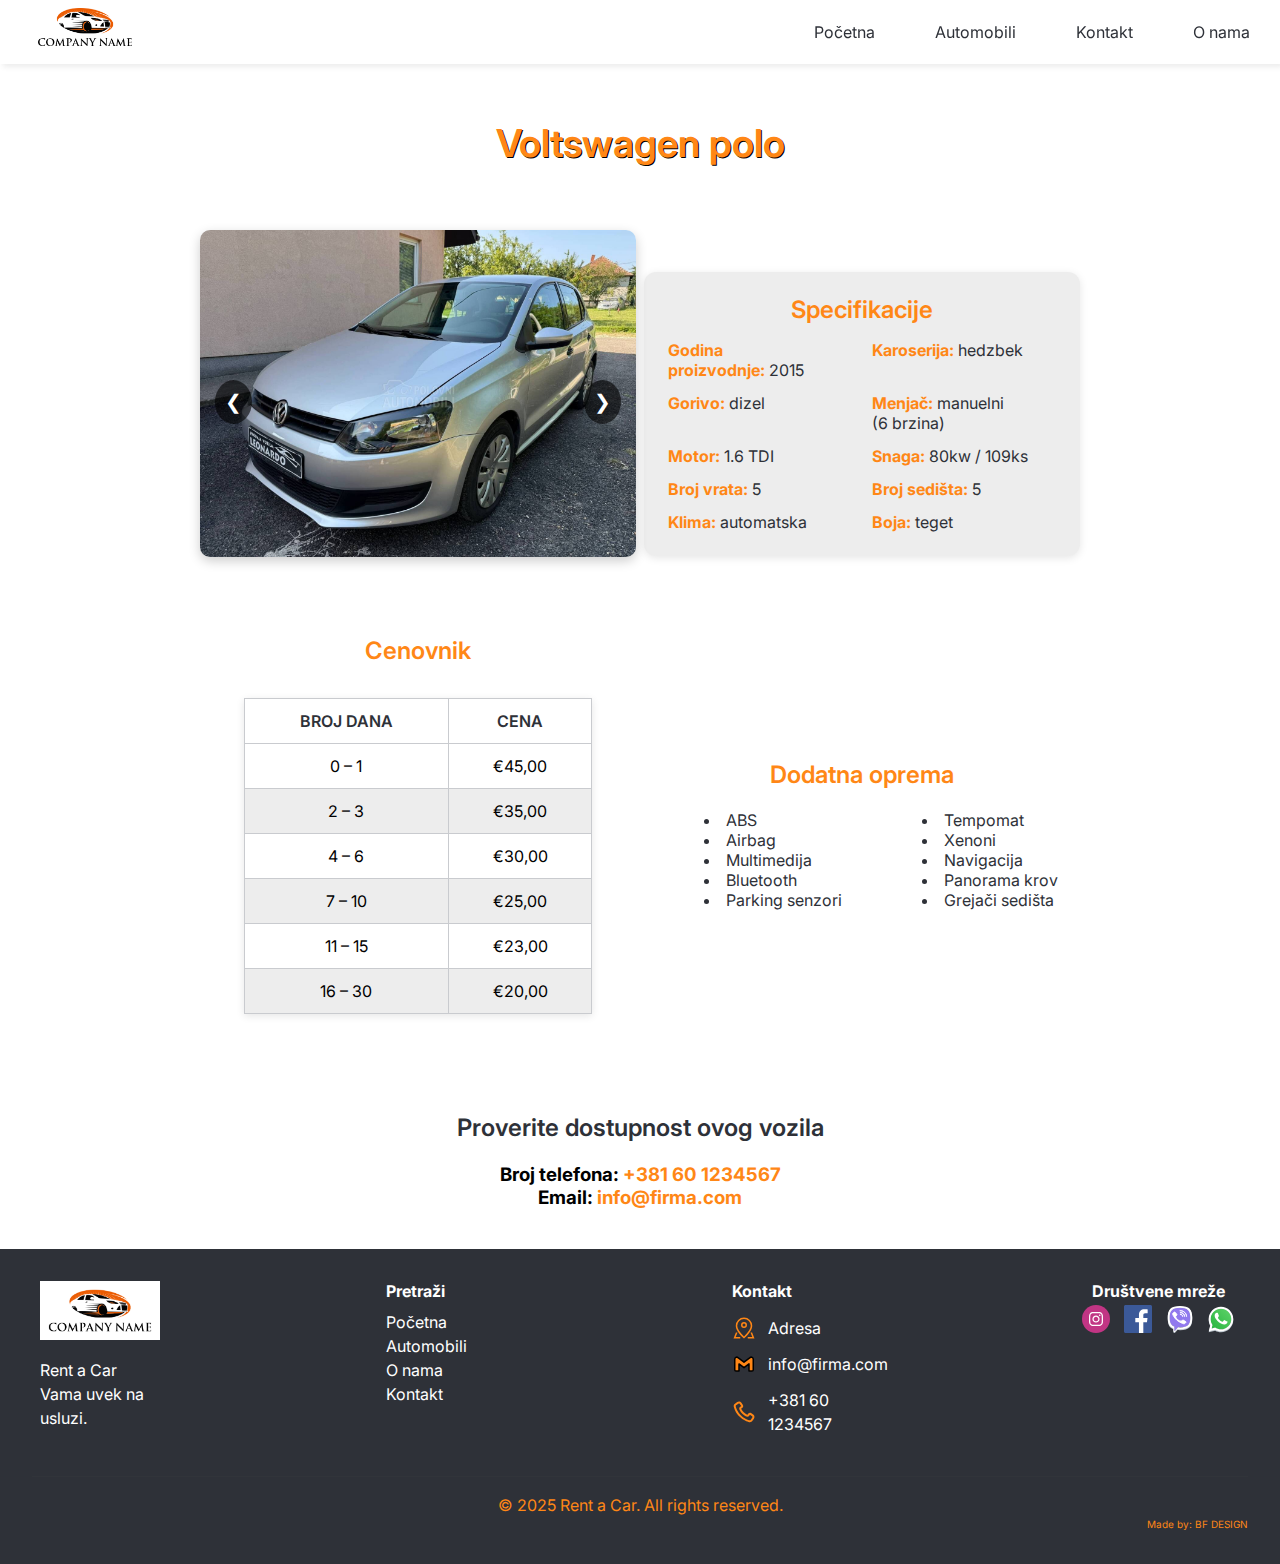
<file: automobili/polo.html>
<!DOCTYPE html>
<html>
    <head>
        <meta charset="UTF-8">
       <!-- <meta http-equiv="X-UA-Compatible" content="IE=edge"> -->
        <meta name="viewport" content="width=device-width, initial-scale=1.0">
        <title>Rent automobila</title>
        <link rel="icon" type="image/jpg" href="images/logo.png"/>
        <link rel="stylesheet" href="../style.css">
        <link rel="preconnect" href="https://fonts.googleapis.com">
        <link rel="preconnect" href="https://fonts.gstatic.com" crossorigin>
        <link href="https://fonts.googleapis.com/css2?family=Inter:wght@400;500;600;700&display=swap" rel="stylesheet">
    </head>
    
    <body>
    <div class="page-wrapper">
       <nav>
            <ul class="sidebar">
                <li onclick=hideSidebar()><a href="javascript:void(0)"><svg xmlns="http://www.w3.org/2000/svg" height="24px" viewBox="0 -960 960 960" width="24px" fill="#1f1f1f"><path d="m256-200-56-56 224-224-224-224 56-56 224 224 224-224 56 56-224 224 224 224-56 56-224-224-224 224Z"/></svg></a></li>
                <li><a href="../index.html">Početna</a></li>
                <li><a href="../ponuda.html">Automobili</a></li>
                <li><a href="../kontakt.html">Kontakt</a></li>
                <li><a href="../oNama.html">O nama</a></li>
            </ul>

            <ul>
                <li class="logo"><a href="../index.html"><img id="logo" src="../images/logo.png" alt="logo" /></a></li>
                <li class="hideOnMobile"><a href="../index.html">Početna</a></li>
                <li class="hideOnMobile"><a href="../ponuda.html">Automobili</a></li>
                <li class="hideOnMobile"><a href="../kontakt.html">Kontakt</a></li>
                <li class="hideOnMobile"><a href="../oNama.html">O nama</a></li>
                <li class="menuButton" onclick=showSidebar()><a href="javascript:void(0)"><svg xmlns="http://www.w3.org/2000/svg" height="24" viewBox="0 -960 960 960" width="24" fill="#1f1f1f"><path d="M120-240v-80h720v80H120Zm0-200v-80h720v80H120Zm0-200v-80h720v80H120Z"/></svg></a></li>
            </ul>
       </nav>
       <h1 id="n_kontakt">Voltswagen polo</h1>
       <div class="auto">
        <div class="slider">
            <img src="../images/automobili/polo1.jpg" class="active" alt="Spoljašnji izgled">
            <img src="../images/automobili/polo2.jpg"  alt="Spoljašnji izgled">
            <img src="../images/automobili/polo3.jpg"  alt="Spoljašnji izgled">
            <img src="../images/automobili/polo4.jpg"  alt="Spoljašnji izgled">
            <img src="../images/automobili/polo5.jpg"  alt="Spoljašnji izgled">
            <img src="../images/automobili/polo6.jpg"  alt="Spoljašnji izgled">
            <button class="prev">&#10094;</button>
            <button class="next">&#10095;</button>
        </div>
        <div class="detalji">
    <h2>Specifikacije</h2>
    <ul class="specs">
    <li><strong>Godina proizvodnje:</strong> 2015</li>
    <li><strong>Karoserija:</strong> hedzbek</li>
    <li><strong>Gorivo:</strong> dizel</li>
    <li><strong>Menjač:</strong> manuelni (6 brzina)</li>
    <li><strong>Motor:</strong> 1.6 TDI</li>
    <li><strong>Snaga:</strong> 80kw / 109ks</li>
    <li><strong>Broj vrata:</strong> 5</li>
    <li><strong>Broj sedišta:</strong> 5</li>
    <li><strong>Klima:</strong> automatska</li>
    <li><strong>Boja:</strong> teget</li>
    </ul>
    </div>
    <div class="cenovnik-blok">
      <h2>Cenovnik</h2>
      <table class="cenovnik">
        <thead>
          <tr>
            <th>BROJ DANA</th>
            <th>CENA</th>
          </tr>
        </thead>
        <tbody>
          <tr>
            <td>0 – 1</td>
            <td>€45,00</td>
          </tr>
          <tr>
            <td>2 – 3</td>
            <td>€35,00</td>
          </tr>
          <tr>
            <td>4 – 6</td>
            <td>€30,00</td>
          </tr>
          <tr>
            <td>7 – 10</td>
            <td>€25,00</td>
          </tr>
          <tr>
            <td>11 – 15</td>
            <td>€23,00</td>
          </tr>
          <tr>
            <td>16 – 30</td>
            <td>€20,00</td>
          </tr>
         </tbody>
        </table>
        </div>
        <div class="oprema">
  <h2>Dodatna oprema</h2>
  <ul>
    <li>ABS</li>
    <li>Airbag</li>
    <li>Multimedija</li>
    <li>Bluetooth</li>
    <li>Parking senzori</li>
    <li>Tempomat</li>
    <li>Xenoni</li>
    <li>Navigacija</li>
    <li>Panorama krov</li>
    <li>Grejači sedišta</li>
  </ul>
</div>

        

       </div>
      <div id="proveri">
        <h2>Proverite dostupnost ovog vozila</h2> <br><h3>Broj telefona:<a href="tel:+381601234567"> +381 60 1234567</a></h3><h3> Email: <a href="mailto:info@firma.com">info@firma.com</a></h3>
       </div>
       



 </div>
<footer class="footer">
  <div class="footer-container">
    
   
    <div class="footer-section about">
      <img src="../images/logo.png" alt="Logo" class="logo" />
     <p>Rent a Car<br> Vama uvek na usluzi.</p>
    </div>

    
    <div class="footer-section links">
      <h4>Pretraži</h4>
      <ul>
        <li><a href="index.html">Početna</a></li>
        <li><a href="ponuda.html">Automobili</a></li>
        <li><a href="oNama.html">O nama</a></li>
        <li><a href="kontakt.html">Kontakt</a></li>
      </ul>
    </div>

    <div class="footer-section contact">
        <h4>Kontakt</h4>

            <p>
                <svg height="24px" viewBox="0 0 1024 1024" xmlns="http://www.w3.org/2000/svg">
                <path d="M800 416a288 288 0 1 0-576 0c0 118.144 94.528 272.128 288 456.576C705.472 688.128 800 534.144 800 416zM512 960C277.312 746.688 160 565.312 160 416a352 352 0 0 1 704 0c0 149.312-117.312 330.688-352 544z"/>
                <path d="M512 448a64 64 0 1 0 0-128 64 64 0 0 0 0 128zm0 64a128 128 0 1 1 0-256 128 128 0 0 1 0 256zm345.6 192L960 960H672v-64H352v64H64l102.4-256h691.2zm-68.928 0H235.328l-76.8 192h706.944l-76.8-192z"/>
                </svg>
                <a href="https://www.google.com/maps">Adresa</a>
            </p>

            <p>
                <svg height="24px" viewBox="0 0 192 192" xmlns="http://www.w3.org/2000/svg" fill="var(--color5)">
                <path stroke="var(--color7)" stroke-linejoin="round" stroke-width="12" d="M22 57.265V142c0 5.523 4.477 10 10 10h24V95.056l40 30.278 40-30.278V152h24c5.523 0 10-4.477 10-10V57.265c0-13.233-15.15-20.746-25.684-12.736L96 81.265 47.684 44.53C37.15 36.519 22 44.032 22 57.265Z"/>
                </svg>
                <a href="mailto:info@firma.com">info@firma.com</a>
            </p>

            <p>
                <svg height="24px" viewBox="0 0 24 24" fill="var(--color5)" xmlns="http://www.w3.org/2000/svg">
                <path fill-rule="evenodd" clip-rule="evenodd" d="M17.3545 22.2323C15.3344 21.7262 11.1989 20.2993 7.44976 16.5502C3.70065 12.8011 2.2738 8.66559 1.76767 6.6455C1.47681 5.48459 2.00058 4.36434 2.88869 3.72997L5.21694 2.06693C6.57922 1.09388 8.47432 1.42407 9.42724 2.80051L10.893 4.91776C11.5152 5.8165 11.3006 7.0483 10.4111 7.68365L9.24234 8.51849C9.41923 9.1951 9.96939 10.5846 11.6924 12.3076C13.4154 14.0306 14.8049 14.5807 15.4815 14.7576L16.3163 13.5888C16.9517 12.6994 18.1835 12.4847 19.0822 13.1069L21.1995 14.5727C22.5759 15.5257 22.9061 17.4207 21.933 18.783L20.27 21.1113C19.6356 21.9994 18.5154 22.5232 17.3545 22.2323ZM8.86397 15.136C12.2734 18.5454 16.0358 19.8401 17.8405 20.2923C18.1043 20.3583 18.4232 20.2558 18.6425 19.9488L20.3056 17.6205C20.6299 17.1665 20.5199 16.5348 20.061 16.2171L17.9438 14.7513L17.0479 16.0056C16.6818 16.5182 16.0047 16.9202 15.2163 16.7501C14.2323 16.5378 12.4133 15.8569 10.2782 13.7218C8.1431 11.5867 7.46219 9.7677 7.24987 8.7837C7.07977 7.9953 7.48181 7.31821 7.99439 6.95208L9.24864 6.05618L7.78285 3.93893C7.46521 3.48011 6.83351 3.37005 6.37942 3.6944L4.05117 5.35744C3.74413 5.57675 3.64162 5.89565 3.70771 6.15943C4.15989 7.96418 5.45459 11.7266 8.86397 15.136Z" fill="var(--color5)"/>
                </svg>
                <a href="tel:+381601234567">+381 60 1234567</a>
            </p>
        </div>
            <div class="social-icons">
                <h4>Društvene mreže</h4>
                <a href="https://instagram.com" target="_blank">
                <?xml version="1.0" encoding="utf-8"?>
                <!-- License: MIT. Made by Garuda Technology: https://github.com/garudatechnologydevelopers/sketch-icons -->
                <svg width="24px" height="24px" viewBox="0 0 48 48" fill="none" xmlns="http://www.w3.org/2000/svg">
                <circle cx="24" cy="24" r="24" fill="#C13584"/>
                <path d="M24 14.1622C27.2041 14.1622 27.5837 14.1744 28.849 14.2321C30.019 14.2855 30.6544 14.481 31.0773 14.6453C31.6374 14.863 32.0371 15.123 32.457 15.5429C32.877 15.9629 33.137 16.3626 33.3547 16.9227C33.519 17.3456 33.7145 17.981 33.7679 19.1509C33.8256 20.4163 33.8378 20.7958 33.8378 23.9999C33.8378 27.2041 33.8256 27.5836 33.7679 28.849C33.7145 30.019 33.519 30.6543 33.3547 31.0772C33.137 31.6373 32.877 32.0371 32.4571 32.457C32.0371 32.8769 31.6374 33.1369 31.0773 33.3546C30.6544 33.519 30.019 33.7144 28.849 33.7678C27.5839 33.8255 27.2044 33.8378 24 33.8378C20.7956 33.8378 20.4162 33.8255 19.151 33.7678C17.981 33.7144 17.3456 33.519 16.9227 33.3546C16.3626 33.1369 15.9629 32.8769 15.543 32.457C15.1231 32.0371 14.863 31.6373 14.6453 31.0772C14.481 30.6543 14.2855 30.019 14.2321 28.849C14.1744 27.5836 14.1622 27.2041 14.1622 23.9999C14.1622 20.7958 14.1744 20.4163 14.2321 19.1509C14.2855 17.981 14.481 17.3456 14.6453 16.9227C14.863 16.3626 15.123 15.9629 15.543 15.543C15.9629 15.123 16.3626 14.863 16.9227 14.6453C17.3456 14.481 17.981 14.2855 19.151 14.2321C20.4163 14.1744 20.7959 14.1622 24 14.1622ZM24 12C20.741 12 20.3323 12.0138 19.0524 12.0722C17.7752 12.1305 16.9028 12.3333 16.1395 12.63C15.3504 12.9366 14.6812 13.3469 14.0141 14.0141C13.3469 14.6812 12.9366 15.3504 12.63 16.1395C12.3333 16.9028 12.1305 17.7751 12.0722 19.0524C12.0138 20.3323 12 20.741 12 23.9999C12 27.259 12.0138 27.6676 12.0722 28.9475C12.1305 30.2248 12.3333 31.0971 12.63 31.8604C12.9366 32.6495 13.3469 33.3187 14.0141 33.9859C14.6812 34.653 15.3504 35.0633 16.1395 35.3699C16.9028 35.6666 17.7752 35.8694 19.0524 35.9277C20.3323 35.9861 20.741 35.9999 24 35.9999C27.259 35.9999 27.6677 35.9861 28.9476 35.9277C30.2248 35.8694 31.0972 35.6666 31.8605 35.3699C32.6496 35.0633 33.3188 34.653 33.9859 33.9859C34.653 33.3187 35.0634 32.6495 35.37 31.8604C35.6667 31.0971 35.8695 30.2248 35.9278 28.9475C35.9862 27.6676 36 27.259 36 23.9999C36 20.741 35.9862 20.3323 35.9278 19.0524C35.8695 17.7751 35.6667 16.9028 35.37 16.1395C35.0634 15.3504 34.653 14.6812 33.9859 14.0141C33.3188 13.3469 32.6496 12.9366 31.8605 12.63C31.0972 12.3333 30.2248 12.1305 28.9476 12.0722C27.6677 12.0138 27.259 12 24 12Z" fill="white"/>
                <path d="M24.0059 17.8433C20.6026 17.8433 17.8438 20.6021 17.8438 24.0054C17.8438 27.4087 20.6026 30.1675 24.0059 30.1675C27.4092 30.1675 30.1681 27.4087 30.1681 24.0054C30.1681 20.6021 27.4092 17.8433 24.0059 17.8433ZM24.0059 28.0054C21.7968 28.0054 20.0059 26.2145 20.0059 24.0054C20.0059 21.7963 21.7968 20.0054 24.0059 20.0054C26.2151 20.0054 28.0059 21.7963 28.0059 24.0054C28.0059 26.2145 26.2151 28.0054 24.0059 28.0054Z" fill="white"/>
                <path d="M31.8507 17.5963C31.8507 18.3915 31.206 19.0363 30.4107 19.0363C29.6154 19.0363 28.9707 18.3915 28.9707 17.5963C28.9707 16.801 29.6154 16.1562 30.4107 16.1562C31.206 16.1562 31.8507 16.801 31.8507 17.5963Z" fill="white"/>
                </svg></a>
                

                <a href="https://facebook.com" target="_blank">
                <svg height="24px" viewBox="0 0 266.895 266.895" xmlns="http://www.w3.org/2000/svg">
                    <path d="M252.164 266.895c8.134 0 14.729-6.596 14.729-14.73V14.73c0-8.137-6.596-14.73-14.729-14.73H14.73C6.593 0 0 6.594 0 14.73v237.434c0 8.135 6.593 14.73 14.73 14.73h237.434z" fill="#3b5998"/>
                    <path d="M184.152 266.895V163.539h34.692l5.194-40.28h-39.887V97.542c0-11.662 3.238-19.609 19.962-19.609l21.329-.01V41.897c-3.689-.49-16.351-1.587-31.08-1.587-30.753 0-51.807 18.771-51.807 53.244v29.705h-34.781v40.28h34.781v103.355h41.597z" fill="var(--color2)"/>
                </svg></a>
                <a href="https://www.viber.com/" target="_blank"><?xml version="1.0" encoding="utf-8"?>
            <!-- License: MIT. Made by Garuda Technology: https://github.com/garudatechnologydevelopers/sketch-icons -->
        <svg width="24px" height="24px" viewBox="0 0 32 32" fill="none" xmlns="http://www.w3.org/2000/svg">
        <path fill-rule="evenodd" clip-rule="evenodd" d="M30 15.3785C30 6.20699 26.7692 2 16 2C5.23077 2 2 6.20699 2 15.3785C2 21.9055 3.63629 25.9182 8.46154 27.6895V30.7774C8.46154 31.9141 9.88769 32.4332 10.6264 31.5656L13.1164 28.6411C14.0113 28.7185 14.9713 28.7569 16 28.7569C26.7692 28.7569 30 24.5499 30 15.3785ZM13.7113 26.5316C14.4251 26.5882 15.1872 26.6164 16 26.6164C25.1124 26.6164 27.8462 23.0825 27.8462 15.3785C27.8462 7.67443 25.1124 4.14055 16 4.14055C6.88757 4.14055 4.15385 7.67443 4.15385 15.3785C4.15385 20.8239 5.51965 24.1859 9.53846 25.6891V30.2639C9.53846 30.6627 10.0389 30.8449 10.2981 30.5404L13.7113 26.5316Z" fill="#BFC8D0"/>
        <path d="M16 25.8548C15.1766 25.8548 14.4047 25.8262 13.6815 25.7685L10.224 29.845C9.96145 30.1546 9.45455 29.9693 9.45455 29.5638V24.9119C5.38354 23.3834 4 19.9647 4 14.4274C4 6.59346 6.76923 3 16 3C25.2308 3 28 6.59346 28 14.4274C28 22.2613 25.2308 25.8548 16 25.8548Z" fill="#9179EE"/>
        <path fill-rule="evenodd" clip-rule="evenodd" d="M30 14.3785C30 5.20699 26.7692 1 16 1C5.23077 1 2 5.20699 2 14.3785C2 20.9055 3.63629 24.9182 8.46154 26.6895V29.7774C8.46154 30.9141 9.88769 31.4332 10.6264 30.5656L13.1164 27.6411C14.0113 27.7185 14.9713 27.7569 16 27.7569C26.7692 27.7569 30 23.5499 30 14.3785ZM13.7113 25.5316C14.4251 25.5882 15.1872 25.6164 16 25.6164C25.1124 25.6164 27.8462 22.0825 27.8462 14.3785C27.8462 6.67443 25.1124 3.14055 16 3.14055C6.88757 3.14055 4.15385 6.67443 4.15385 14.3785C4.15385 19.8239 5.51965 23.1859 9.53846 24.6891V29.2639C9.53846 29.6627 10.0389 29.8449 10.2981 29.5404L13.7113 25.5316Z" fill="white"/>
        <path d="M11.5432 12.1345L11.5026 12.157L11.4668 12.1866C11.1902 12.4154 10.7756 13.0434 11.1388 13.8197C11.4414 14.4665 12.1157 15.7874 13.3005 16.7826C14.4592 17.756 15.6965 18.2795 16.5092 18.4509L16.5603 18.4617H16.6069C16.6091 18.4619 16.614 18.4624 16.6219 18.4636C16.6412 18.4663 16.6645 18.4703 16.7012 18.4767L16.7874 17.9842L16.7012 18.4767C16.7075 18.4778 16.714 18.479 16.7208 18.4802C16.9709 18.5244 17.5704 18.6304 18.0729 18.1297C18.3954 17.8083 18.6898 17.4732 18.8165 17.3225C18.9055 17.2413 19.1956 17.0731 19.5626 17.1972C20.2576 17.4321 21.0839 17.9621 21.4833 18.2308C21.7925 18.439 22.4924 18.9404 22.8079 19.1682L22.8082 19.1684C22.8344 19.1873 22.8959 19.2493 22.9291 19.3354C22.9557 19.4042 22.97 19.4988 22.9061 19.6357C22.7875 19.8895 22.4266 20.374 21.9378 20.7978C21.4401 21.2294 20.9222 21.5 20.5072 21.5C20.5087 21.5 20.5072 21.4998 20.5025 21.4992C20.484 21.4967 20.4153 21.4874 20.2792 21.4568C20.1262 21.4225 19.9195 21.3686 19.6669 21.2926C19.1622 21.1407 18.485 20.904 17.7029 20.5675C16.1375 19.8941 14.1668 18.8277 12.3218 17.2572C11.1613 16.2694 10.0664 14.9036 9.2138 13.6251C8.35407 12.3358 7.77896 11.1932 7.62244 10.6655L7.61148 10.6285L7.595 10.5937C7.55603 10.5114 7.50112 10.3355 7.50002 10.136C7.49895 9.94333 7.54725 9.75923 7.67465 9.60657C8.09467 9.10322 8.53938 8.60859 9.52049 8.13395C9.61188 8.08974 9.75504 8.05076 9.89575 8.04849C10.04 8.04617 10.1152 8.082 10.1452 8.10835C10.5206 8.43751 11.1025 9.01857 11.4945 9.51513C11.6971 9.77164 11.9418 10.0975 12.1458 10.3806C12.2478 10.5222 12.3377 10.6506 12.4062 10.7527C12.4405 10.8039 12.4679 10.8462 12.4881 10.8788C12.5019 10.9012 12.5093 10.9143 12.5124 10.9199C12.5141 10.9256 12.5218 10.9498 12.5286 10.9939C12.5371 11.0494 12.5411 11.1177 12.5354 11.1891C12.5235 11.3351 12.4755 11.4524 12.3892 11.5315C12.0962 11.7998 11.699 12.0482 11.5432 12.1345ZM16.2766 6.51613C16.2769 6.51585 16.2772 6.51557 16.2775 6.51527C16.2847 6.50852 16.2994 6.5 16.3226 6.5C20.3145 6.5 23.4984 9.53785 23.5 13.223C23.4994 13.2239 23.4983 13.2251 23.4967 13.2267C23.4895 13.2334 23.4747 13.2419 23.4516 13.2419C23.4285 13.2419 23.4137 13.2334 23.4065 13.2267C23.4049 13.2251 23.4039 13.2239 23.4032 13.223C23.4016 9.49946 20.2032 6.53226 16.3226 6.53226C16.2994 6.53226 16.2847 6.52374 16.2775 6.51699C16.2772 6.51669 16.2769 6.5164 16.2766 6.51613ZM16.2775 10.646C16.2772 10.6457 16.2769 10.6454 16.2766 10.6452C16.2769 10.6449 16.2772 10.6446 16.2775 10.6443C16.2847 10.6376 16.2994 10.629 16.3226 10.629C17.8916 10.629 19.1113 11.8182 19.1129 13.223C19.1123 13.2239 19.1112 13.2251 19.1096 13.2267C19.1024 13.2334 19.0877 13.2419 19.0645 13.2419C19.0414 13.2419 19.0266 13.2334 19.0194 13.2267C19.0178 13.2251 19.0168 13.2239 19.0161 13.223C19.0145 11.7799 17.7803 10.6613 16.3226 10.6613C16.2994 10.6613 16.2847 10.6528 16.2775 10.646ZM16.2775 8.5815C16.2772 8.58121 16.2769 8.58092 16.2766 8.58065C16.2769 8.58037 16.2772 8.58008 16.2775 8.57979C16.2847 8.57304 16.2994 8.56452 16.3226 8.56452C19.1031 8.56452 21.3048 10.678 21.3065 13.223C21.3058 13.2239 21.3048 13.2251 21.3032 13.2267C21.296 13.2334 21.2812 13.2419 21.2581 13.2419C21.2349 13.2419 21.2201 13.2334 21.213 13.2267C21.2114 13.2251 21.2103 13.2239 21.2097 13.223C21.2081 10.6397 18.9917 8.59677 16.3226 8.59677C16.2994 8.59677 16.2847 8.58825 16.2775 8.5815Z" fill="white" stroke="white" stroke-linecap="round"/>
          </svg></a>
          <a href="https://www.whatsapp.com/" target="_blank"><?xml version="1.0" encoding="utf-8"?>
          <!-- License: MIT. Made by Garuda Technology: https://github.com/garudatechnologydevelopers/sketch-icons -->
          <svg width="24px" height="24px" viewBox="0 0 32 32" fill="none" xmlns="http://www.w3.org/2000/svg">
          <path fill-rule="evenodd" clip-rule="evenodd" d="M16 31C23.732 31 30 24.732 30 17C30 9.26801 23.732 3 16 3C8.26801 3 2 9.26801 2 17C2 19.5109 2.661 21.8674 3.81847 23.905L2 31L9.31486 29.3038C11.3014 30.3854 13.5789 31 16 31ZM16 28.8462C22.5425 28.8462 27.8462 23.5425 27.8462 17C27.8462 10.4576 22.5425 5.15385 16 5.15385C9.45755 5.15385 4.15385 10.4576 4.15385 17C4.15385 19.5261 4.9445 21.8675 6.29184 23.7902L5.23077 27.7692L9.27993 26.7569C11.1894 28.0746 13.5046 28.8462 16 28.8462Z" fill="#BFC8D0"/>
          <path d="M28 16C28 22.6274 22.6274 28 16 28C13.4722 28 11.1269 27.2184 9.19266 25.8837L5.09091 26.9091L6.16576 22.8784C4.80092 20.9307 4 18.5589 4 16C4 9.37258 9.37258 4 16 4C22.6274 4 28 9.37258 28 16Z" fill="url(#paint0_linear_87_7264)"/>
          <path fill-rule="evenodd" clip-rule="evenodd" d="M16 30C23.732 30 30 23.732 30 16C30 8.26801 23.732 2 16 2C8.26801 2 2 8.26801 2 16C2 18.5109 2.661 20.8674 3.81847 22.905L2 30L9.31486 28.3038C11.3014 29.3854 13.5789 30 16 30ZM16 27.8462C22.5425 27.8462 27.8462 22.5425 27.8462 16C27.8462 9.45755 22.5425 4.15385 16 4.15385C9.45755 4.15385 4.15385 9.45755 4.15385 16C4.15385 18.5261 4.9445 20.8675 6.29184 22.7902L5.23077 26.7692L9.27993 25.7569C11.1894 27.0746 13.5046 27.8462 16 27.8462Z" fill="white"/>
          <path d="M12.5 9.49989C12.1672 8.83131 11.6565 8.8905 11.1407 8.8905C10.2188 8.8905 8.78125 9.99478 8.78125 12.05C8.78125 13.7343 9.52345 15.578 12.0244 18.3361C14.438 20.9979 17.6094 22.3748 20.2422 22.3279C22.875 22.2811 23.4167 20.0154 23.4167 19.2503C23.4167 18.9112 23.2062 18.742 23.0613 18.696C22.1641 18.2654 20.5093 17.4631 20.1328 17.3124C19.7563 17.1617 19.5597 17.3656 19.4375 17.4765C19.0961 17.8018 18.4193 18.7608 18.1875 18.9765C17.9558 19.1922 17.6103 19.083 17.4665 19.0015C16.9374 18.7892 15.5029 18.1511 14.3595 17.0426C12.9453 15.6718 12.8623 15.2001 12.5959 14.7803C12.3828 14.4444 12.5392 14.2384 12.6172 14.1483C12.9219 13.7968 13.3426 13.254 13.5313 12.9843C13.7199 12.7145 13.5702 12.305 13.4803 12.05C13.0938 10.953 12.7663 10.0347 12.5 9.49989Z" fill="white"/>
          <defs>
          <linearGradient id="paint0_linear_87_7264" x1="26.5" y1="7" x2="4" y2="28" gradientUnits="userSpaceOnUse">
          <stop stop-color="#5BD066"/>
          <stop offset="1" stop-color="#27B43E"/>
          </linearGradient>
          </defs>
          </svg></a>
            </div>
            
            
    </div>
    <div class="footer-bottom">
        <p>© 2025 Rent a Car. All rights reserved.<p id="design">Made by: BF DESIGN</p></p>
    </div>
</footer>
    <script src="../script.js"></script>

    </body>

</html>
</file>
<file: style.css>
/*zajednicki*/

*{
    margin:0;
    padding: 0;
    box-sizing: border-box;
}
html{
    scroll-behavior: smooth;
    height: 100%;
}
body{
    height: 100%;
}
.page-wrapper {
  min-height: 100vh;
  display: flex;
  flex-direction: column;
}

/*Variables*/
:root{
    --color1: hsl(220, 10%, 20%);
    --color2: hsl(0, 100%, 100%);
    --color3:  hsl(34, 100%, 70%);
    --color4: rgba(82, 81, 81, 0.1);
    --color5:  hsl(29 100% 54.4%);
    --color6: hsl(220, 5%, 80%);
    --color7: black;
    --ff: "Inter", sans-serif; 
    --p: 1rem/1.5em var(--ff);
    --h1: 600 clamp(1.5rem, 5vw, 2rem)/1.2 var(--ff);
    --h2: 600 clamp(1.3rem, 5vw, 1.5rem)/1.2 var(--ff);
    --spacing1: 4px;
    --spacing2: 8px;
    --spacing3: 16px;
    --spacing4: 20px;
    --spacing5: 40px;
    --spacing6: 80px;
    --spacing7: 120px;
    --spacing8: 160px;


}
h1{
    font:var(--h1);
    color: var(--color1);
}
h2{
    font:var(--h2);
    color: var(--color1);
}
p{
    font:var(--p);
    color: var(--color1);
}
button{
    all:unset;
    display: inline-block;
    margin: var(--spacing2) 0;
    background: var(--color5);
    padding: var(--spacing2) var(--spacing3);
    color: var(--color1);
    border-radius: var(--spacing2);
    border-bottom: solid var(--spacing1) var(--color4);
    font: 500 clamp(1rem, 4vw, 2rem)/1.2 var(--ff);
    cursor: pointer;
}
button:hover{
    background: var(--color3);
    transition: 0.3s ease-in-out;
}
body{
    font-family:  var(--ff);
    text-wrap: balance;
}

nav{
    z-index: 999;
    position: fixed;
    top:0%;
    left: 0%;
    width: 100%;
    background-color:var(--color2);
    box-shadow: 3px 3px 5px var(--color4);
    font-family: var(--ff);
}
nav ul{
    width: 100%;
    list-style: none;
    display: flex;
    justify-content: flex-end;
    align-items: center;
}
nav li{
   height: 6vh;
}
nav a{
    height: 100%;
    padding: 0 30px;
    text-decoration: none;
    display: flex;
    align-items: center;
    color: var(--color1);
}
nav a:hover{
    color: var(--color3);
}
nav li:first-child{
    margin-right: auto;
}
nav li.logo a:hover {
    background-color: transparent;
}
#logo{
 height: 100%;
}
.sidebar{
    position: fixed;
    top:0;
    right: 0;
    height: 100vh;
    width: 200px;
    z-index: 999;
    background-color: rgba(255, 255, 255, 0.555);
    backdrop-filter: blur(10px);
    box-shadow: -10px 0 10px var(--color1);
    display: none;
    flex-direction: column;
    align-items: flex-start;
    justify-content: flex-start;
    font-family: var(--ff);
}
.sidebar li{
    width: 100%;
}
.sidebar a{
    width: 100%;
}
.menuButton{
    display: none;
}
@media(max-width:705px){
    .hideOnMobile{
        display: none;
    }
    .oprema ul {
    columns: 1;
  }
    .menuButton{
    display: block;
}
.footer-container {
    align-items: flex-start;
  }
    #slika2 {
    float: none;
    display: block;
    margin: 0 auto var(--spacing3);
  }

  .Onama, .kontakt ,.auto {
    grid-template-columns: 1fr !important;
  }
  .item1,
  .item2,
  .item3,
  .item4,
  .mapa,
  .tekst,
  .a_slika
  {
    grid-column: 1 !important;
    grid-row: auto !important; 
  }



}
@media(max-width:400px){
    .sidebar{
        width: 100%;
    }
    

}
/*Naslovna*/
.centar{
    position: relative;
    width: 100%;
    height: 90vh;
    display: flex;
    justify-content: center;
    align-items: center;
    flex-direction: column;
    text-align: center;
    overflow: hidden;
    margin-bottom: var(--spacing5);
}

.centar img{
    position: absolute;
    top: 0;
    left: 0;
    width: 100%;
    height: 100%;
    object-fit: cover;
    z-index: 0;
}
.centar::before {
    content: "";
    position: absolute;
    inset: 0;
    background: rgba(0, 0, 0, 0.4);
    z-index: 1;
}

.centar > *:not(img) {
    z-index: 2;
}

#naslovnaTekst, #naslovnaTekst2 {
    color: white;
    font-weight: 700;
    text-shadow: 2px 2px 4px var(--color7);
}
#naslovnaTekst{
    font: 700 clamp(2rem, 4vw, 4rem)/1.7 var(--ff);

}
#naslovnaTekst2{
    font: 700 clamp(1.5rem, 4vw, 2.5rem)/1.2 var(--ff);

} 



/*Futer*/
.footer {
  background-color: var(--color1);
  color: var(--color2);
  padding: 2rem 2rem;
  margin-top: auto;
}

.footer-container {
  display: flex;
  flex-wrap: wrap;
  justify-content: space-between;
  max-width: 1200px;
  margin: auto;
  gap: 1rem;
}

.footer-section {
  flex: 1 1 120px;
  min-width: 100px;
  max-width: 120px;
  text-decoration: none;
}

.footer-section h4 {
  margin-bottom: 0.7rem;
  color: var(--color2);
}

.logo {
  max-width: 120px;
  margin-bottom: 10px;
}

.footer-section svg {
    width: 24px;
    height: 24px;
    margin-right: 8px;
    flex-shrink: 0;
  }
  .footer-section svg{
    fill: var(--color5);
    align-items: left;
  }

  .footer-section p,
  .footer-section a {
    display: flex;
    align-items: center;
    gap: var(--spacing1);
    color: var(--color2);
    font-size: 16px;
    margin: var(--spacing1) 0;
    text-decoration: none;

   
  }
  .footer-section  ul{
    list-style: none;
}

  
  .footer-section  a:hover{
    color:var(--color5);
    
  }

  .social-icons a svg {
    width: 28px !important;
    height: 28px !important;
    margin: 0.3rem;
    text-decoration: none;
  }

 .social-icons a svg:hover{
    transform: scale(1.2);
}
  .footer-bottom {
  text-align: center;
  padding-top: 1rem;
  color: var(--color5);
  border-top: 1px solid var(--color4);
  margin-top: 2rem;
}
.footer-bottom p{
    color: var(--color5);
    font: var(--p);
}
/*O nama*/
.Onama {
    display: grid;
    gap: var(--spacing2);
    padding: var(--spacing2);
    align-content: center;
    width: 70%;
    grid-template-columns: 1fr 1fr;
    margin: 0 auto;
    margin-top: var(--spacing6);
    
}
.Onama p {
  font-size: clamp(1rem, 2.5vw, 1.2rem);
  line-height: 1.2;
  text-align: justify;
}

.Onama h1 {
  font-size: clamp(1.7rem, 3vw, 2.4rem);
  margin-bottom: var(--spacing3);
  color: var(--color5);
}

.Onama h3 {
  font-size: clamp(1.3rem, 2.5vw, 1.6rem);
  margin-bottom: var(--spacing2);
}

.Onama div.item1 {
 grid-column: 1 / span 2;

}
.Onama div.item2 {
   grid-column: 1;
}
.Onama div.item3{
  grid-column: 2;
  display: flex;
  justify-content: center;
  align-items: start;
}
.Onama div.item4{
    grid-column: 1 / span 2;
}

#slika2 {
  max-width: 100%; 
  width: 500px;       
  height: auto;
  border-radius: 8px;
  object-fit: cover;
}
/*Kontakti*/
.kontakt {
    display: grid;
    grid-template-columns: 1fr 1fr;
    gap: var(--spacing2);
    padding: var(--spacing2);
    width: 65%;
    align-items: center;
    margin: var(--spacing4) auto;
    margin-top: var(--spacing5);
    background: var(--color4);
    
}
#n_kontakt {
  font-size: clamp(1.7rem, 3vw, 2.4rem);
  margin-bottom: var(--spacing3);
  color: var(--color5);
  text-align: center;
  margin-top: var(--spacing7);
  text-shadow: 1px 1px var(--color7);
  
}
.tekst{
  margin: var(--spacing2);
}
.tekst h2{
  color: var(--color5);
}
.kontakt a{
  text-decoration: none;
  color: var(--color1);
}
.kontakt a:hover{
  color:var(--color5);
}
.mapa {
  padding: var(--spacing3);
  text-align: center;
  grid-column: 2;
  grid-row: 1 / span 2;
 
}
.mapa iframe {
  width: 100%;
  min-height: 400px;
  margin-top: var(--spacing3);
  border-radius: 12px;
  box-shadow: 0 4px 12px var(--color7);
}
.mapa h2{
    color:var(--color5);
}

/*Automobili*/
#n_auto {
  font-size: clamp(1.7rem, 3vw, 2.4rem);
  margin-bottom: var(--spacing3);
  color: var(--color7);
  text-align: center;
  margin-top: var(--spacing7);
  
}

.automobili {
    display: grid;
    gap: var(--spacing4);
    padding: var(--spacing2);
    width: 80%;
    align-items: center;
    margin: var(--spacing4) auto;
    margin-top: var(--spacing5);
    grid-template-columns: repeat(auto-fit, minmax(300px, 1fr));
    
  }
  .card {
      background: var(--color2);
      border-radius: 10px;
      box-shadow: 0 2px 8px rgba(0,0,0,0.1);
      overflow: hidden;
      text-align: center;
      transition: transform 0.2s;
    }

    .card:hover {
      transform: translateY(-5px);
    }

    .card img {
      width: 100%;
      height: 180px;
      object-fit: cover;
    }

    .card h3 {
      margin: 10px 0 5px;
    }

    .price {
      color: var(--color5);
      font-weight: bold;
      margin: 5px 0;
    }

    .details {
      display: flex;
      flex-wrap: wrap;
      justify-content: center;
      gap: var(--spacing3);
      padding: var(--spacing3);
      font-size: 14px;
    }

    .btn {
      display: block;
      background: var(--color5);
      color: var(--color2);
      padding: 10px;
      text-decoration: none;
      font-weight: bold;
      border-radius: 5px;
      margin: 10px auto 20px;
      width: 80%;
      transition: background 0.3s;
    }
    .details span {
    display: inline-flex;
    align-items: center; 
}

    .btn:hover {
      background: var(--color3);
    }

    @media (max-width: 600px) {
      .container {
        grid-template-columns: 1fr;
      }
    }

.auto{
      display: grid;
      grid-template-columns: 1fr 1fr;
      gap: var(--spacing2);
      padding: var(--spacing2);
      width: 70%;
      align-items: center;
      margin: var(--spacing4) auto;
      margin-top: var(--spacing5);
    }

.slider {
  position: relative;
  width: 100%;
  max-width: 600px;
  aspect-ratio: 16 / 12;
  margin-bottom: var(--spacing5);
  overflow: hidden;
  border-radius: 10px;
  box-shadow: 0 4px 12px rgba(0,0,0,0.2);
}

.slider img {
  position: absolute; 
  top: 0;
  left: 0;
  width: 100%;
  height: 100%;
  object-fit: cover;
  opacity: 0;
  transition: opacity 0.6s ease-in-out; 
}

.slider img.active {
  opacity: 1;
  z-index: 1;
}

.prev, .next {
  position: absolute;
  top: 50%;
  transform: translateY(-50%);
  background: rgba(0,0,0,0.6);
  color: var(--color2);
  border: none;
  padding: 10px;
  cursor: pointer;
  border-radius: 50%;
  font-size: 20px;
  z-index: 10;
}

.prev { left: 15px; }
.next { right: 15px; }

.detalji {
  background: var(--color4);
  padding: 1.5rem;
  border-radius: 12px;
  box-shadow: 0 2px 8px rgba(0,0,0,0.1);
}

.detalji h2 {
  margin-bottom: 1rem;
  color: var(--color5);
  text-align: center;
}

.specs {
  list-style: none;
  display: grid;
  grid-template-columns: 1fr 1fr;
  gap: 0.8rem 1.2rem;
  padding: 0;
  margin: 0;
}

.specs li {
  font-size: 1rem;
  color: var(--color1);
}

.specs li strong {
  color: var(--color5);
}
.cenovnik {
  width: 80%;
  margin: 2rem auto;
  border-collapse: collapse;
  font-family: var(--ff);
  box-shadow: 0 2px 8px rgba(0,0,0,0.1);
}

.cenovnik th, 
.cenovnik td {
  border: 1px solid var(--color6);
  padding: 12px 16px;
  text-align: center;
  font-size: 1rem;
}

.cenovnik th {
  background: var(--color2);
  color: var(--color1);
  font-weight: 600;
}

.cenovnik tr:nth-child(even) {
  background: var(--color4);
}

.cenovnik tr:hover {
  background: var(--color3);
  color: var(--color2);
  transition: 0.2s;
}
.cenovnik-blok {
  margin-top: 2rem;
}

.cenovnik-blok h2 {
  text-align: center;
  margin-bottom: 1rem;
  color: var(--color5);
}

.oprema {
  margin-top: var(--spacing4);
}

.oprema h2 {
  margin-bottom: var(--spacing4);
  color: var(--color5);
  text-align: center;
}

.oprema ul {
  position: relative;
  left: 10%;
  list-style: disc inside;
  padding-left: var(--spacing3);
  color: var(--color1);
  columns: 2;
}
@media(max-width:450px){
    .auto,
    .automobili,
    .kontakt,
    .Onama
     {
        width: 90%;
    }
    .oprema ul{
      left: 0%;
    }
    

}
#design{
  text-align: right;
  font-size: 10px;
}
.social-icons h4{
  text-align: center;
}
#proveri{
  text-align: center;
  margin: var(--spacing5);
}
#proveri a{
  text-decoration: none;
  color: var(--color5);
}
#proveri a:hover{
  color: var(--color3);
}
</file>
